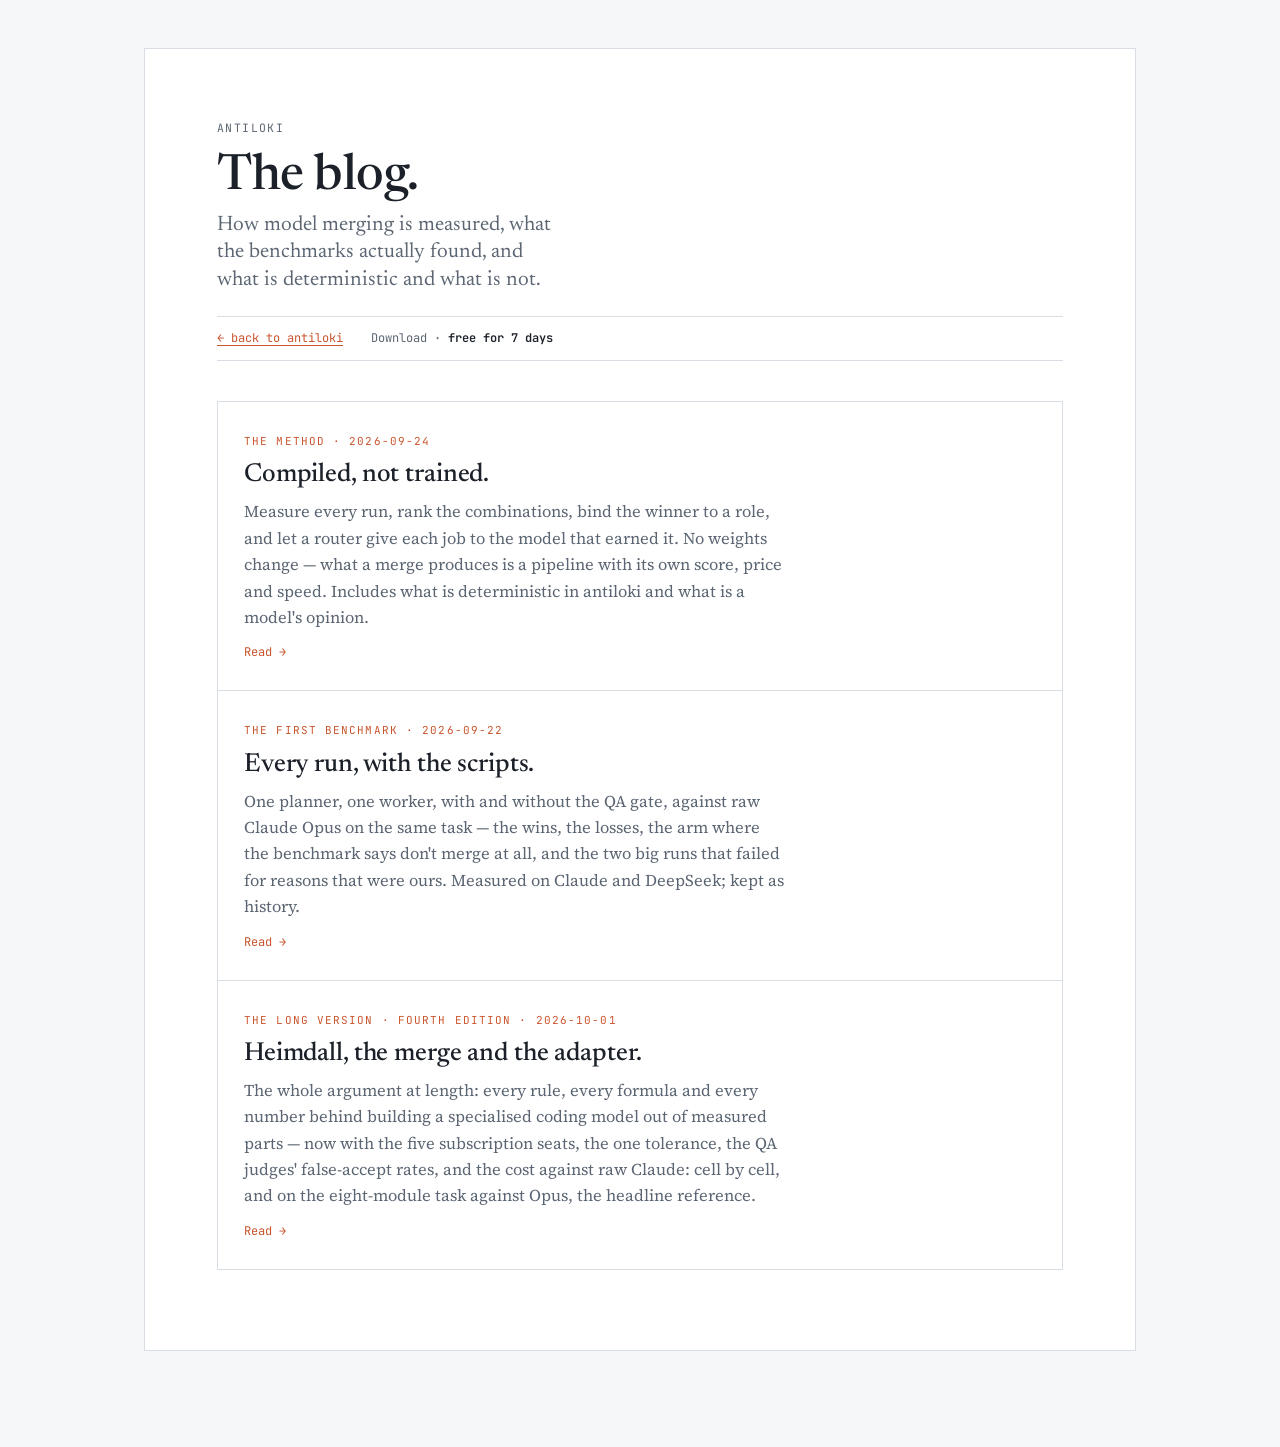
<file: blog/index.html>
<!doctype html>
<html lang="en"><head>
<meta charset="utf-8">
<meta name="viewport" content="width=device-width, initial-scale=1">
<meta name="description" content="The antiloki blog: how model merging is measured, what the benchmarks actually found, and how the product is built.">
<link rel="icon" href="data:image/svg+xml,<svg xmlns=%22http://www.w3.org/2000/svg%22 viewBox=%220 0 16 16%22><text y=%2213%22 font-size=%2213%22>⚡</text></svg>">
<title>The antiloki blog</title>
</head><body>
<link rel="stylesheet" href="https://fonts.googleapis.com/css2?family=Newsreader:opsz,wght@6..72,400;6..72,500;6..72,600&family=Source+Serif+4:opsz,wght@8..60,400;8..60,600&family=JetBrains+Mono:wght@400;600&display=swap">
<link rel="stylesheet" href="/blog/post.css">
<style>
  .posts { display: grid; gap: 1px; background: var(--line); border: 1px solid var(--line); margin: 34px 0 0; }
  .post { background: var(--paper); padding: 24px 26px 26px; display: block; text-decoration: none; color: inherit; }
  .post:hover { background: var(--tint); }
  .post .when { font-family: var(--mono); font-size: 11px; letter-spacing: .1em; text-transform: uppercase; color: var(--ember); }
  .post h2 { font-family: var(--display); font-weight: 500; font-size: 26px; margin: 8px 0 8px; line-height: 1.15; }
  .post p { margin: 0; color: var(--muted); font-size: 16.5px; max-width: 60ch; }
  .post .more { display: inline-block; margin-top: 12px; font-family: var(--mono); font-size: 12px; color: var(--ember); }
</style>
<div class="sheet"><article class="paper">

  <span class="eyebrow">antiloki</span>
  <h1>The blog.</h1>
  <p class="sub">How model merging is measured, what the benchmarks actually found, and what is deterministic and what is not.</p>

  <div class="byline"><span><a href="/">← back to antiloki</a></span><span>Download · <b>free for 7 days</b></span></div>

  <div class="posts">
    <a class="post" href="/blog/how-a-merge-is-made.html">
      <span class="when">the method · 2026-09-24</span>
      <h2>Compiled, not trained.</h2>
      <p>Measure every run, rank the combinations, bind the winner to a role, and let a router give each job to the
        model that earned it. No weights change — what a merge produces is a pipeline with its own score, price and
        speed. Includes what is deterministic in antiloki and what is a model's opinion.</p>
      <span class="more">Read →</span>
    </a>
    <a class="post" href="/blog/every-run.html">
      <span class="when">the first benchmark · 2026-09-22</span>
      <h2>Every run, with the scripts.</h2>
      <p>One planner, one worker, with and without the QA gate, against raw Claude Opus on the same task — the wins,
        the losses, the arm where the benchmark says don't merge at all, and the two big runs that failed for
        reasons that were ours. Measured on Claude and DeepSeek; kept as history.</p>
      <span class="more">Read →</span>
    </a>
    <a class="post" href="/paper.html">
      <span class="when">the long version · fourth edition · 2026-10-01</span>
      <h2>Heimdall, the merge and the adapter.</h2>
      <p>The whole argument at length: every rule, every formula and every number behind building a specialised
        coding model out of measured parts — now with the five subscription seats, the one tolerance, the QA judges' false-accept rates, and the cost against raw Claude: cell by cell, and on the eight-module task against Opus, the headline reference.</p>
      <span class="more">Read →</span>
    </a>
  </div>

</article></div>
</body></html>
</file>
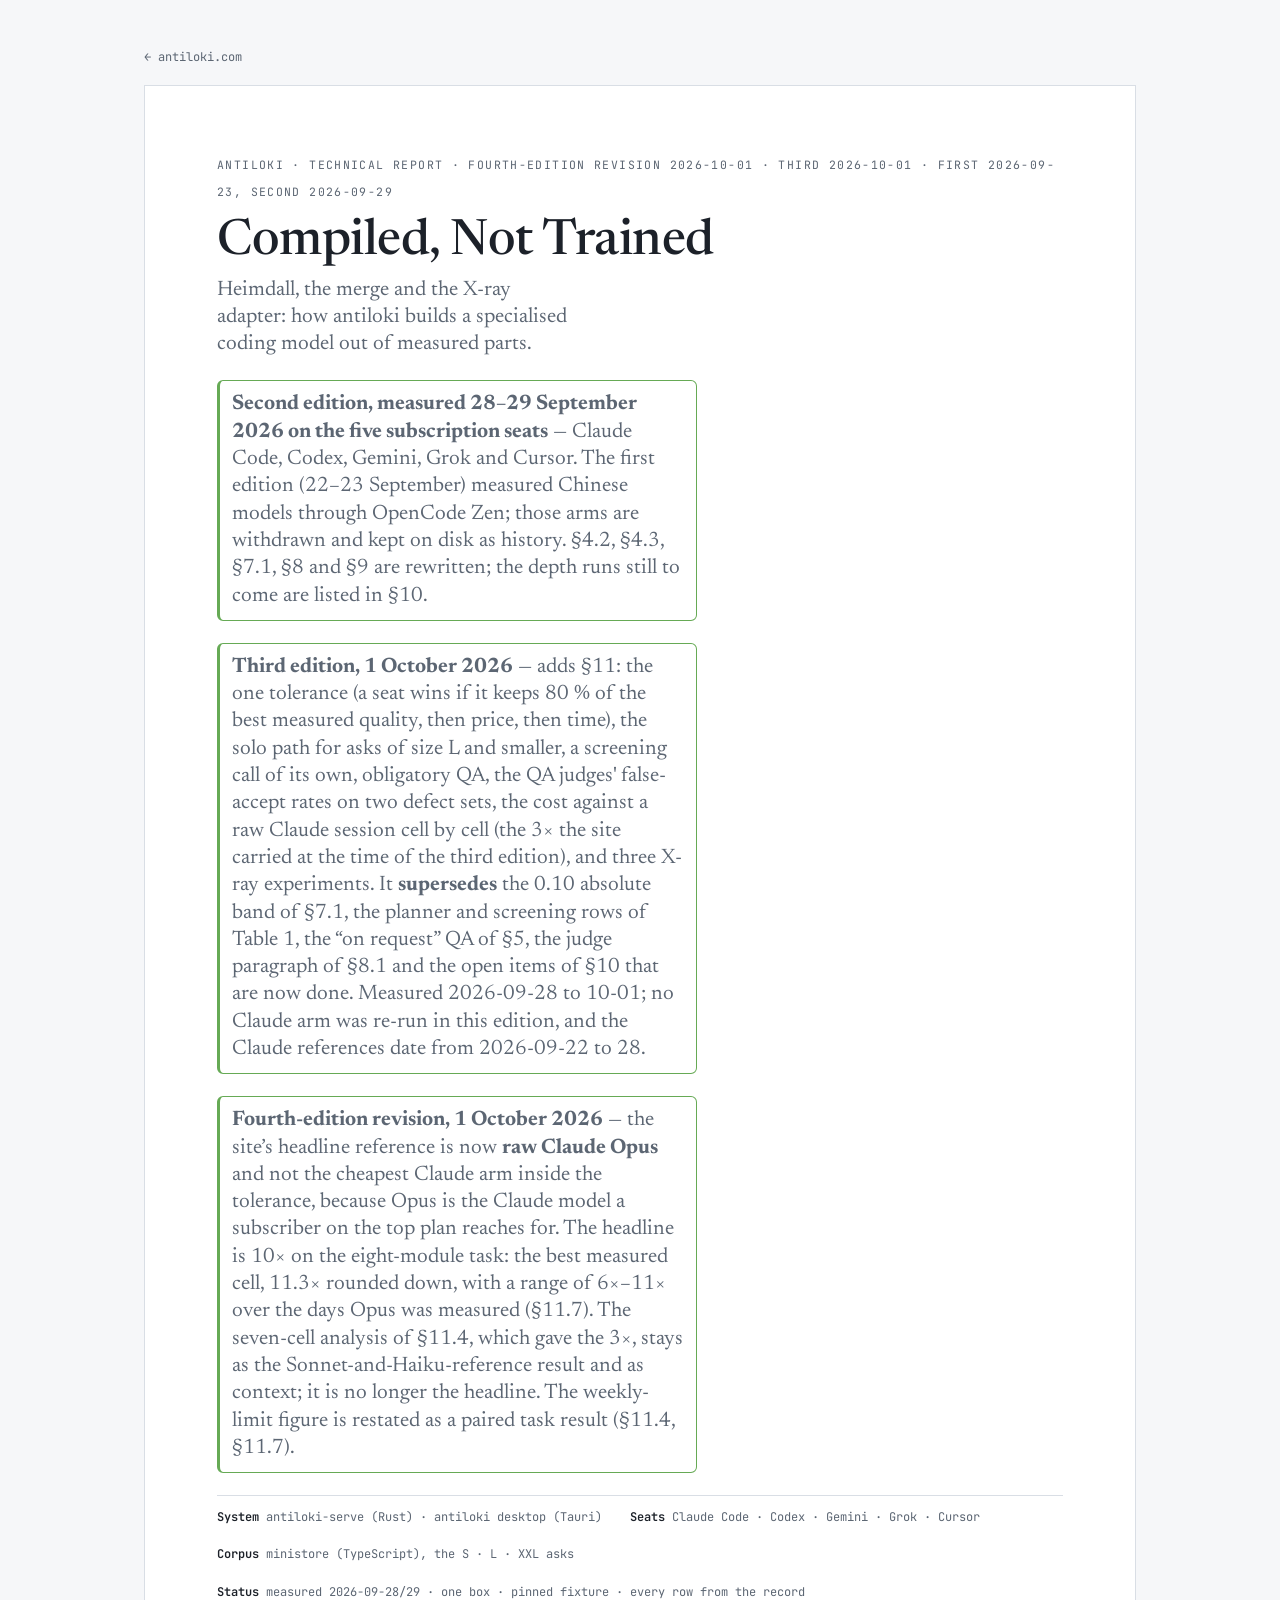
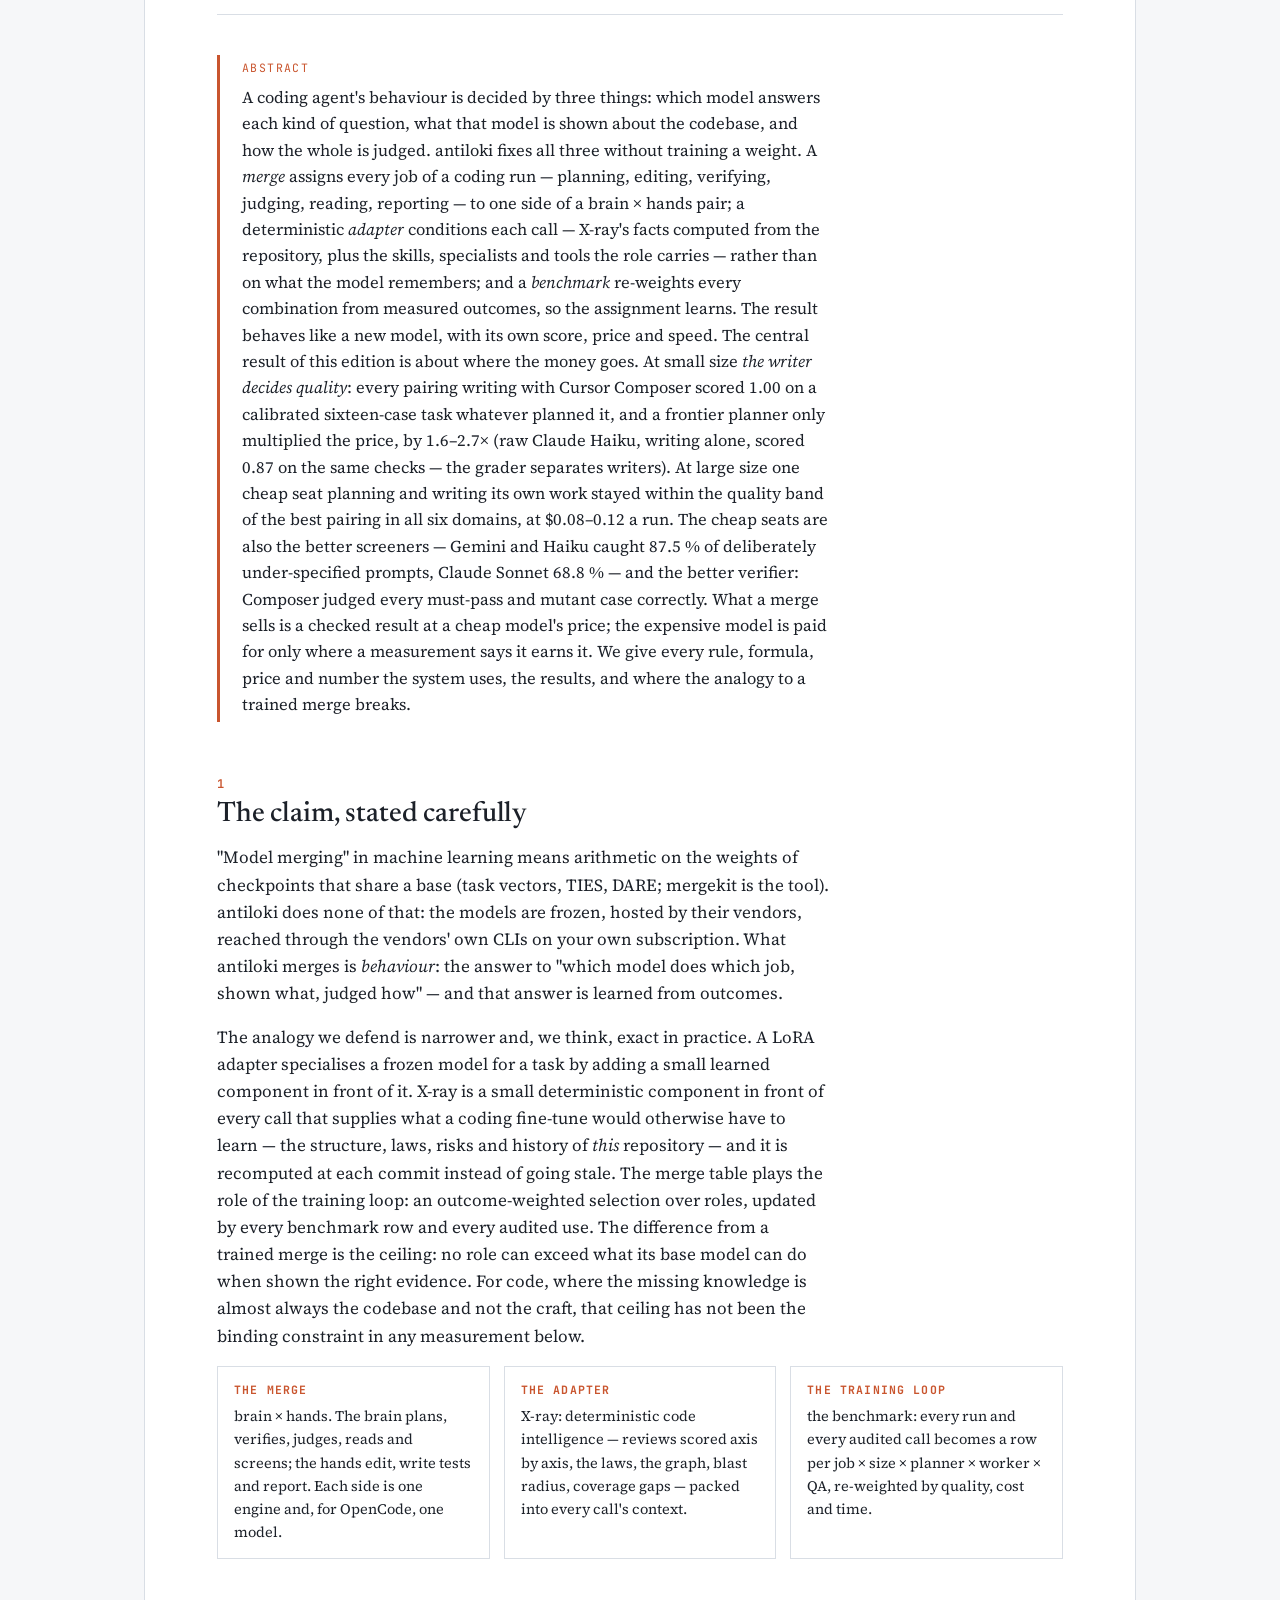
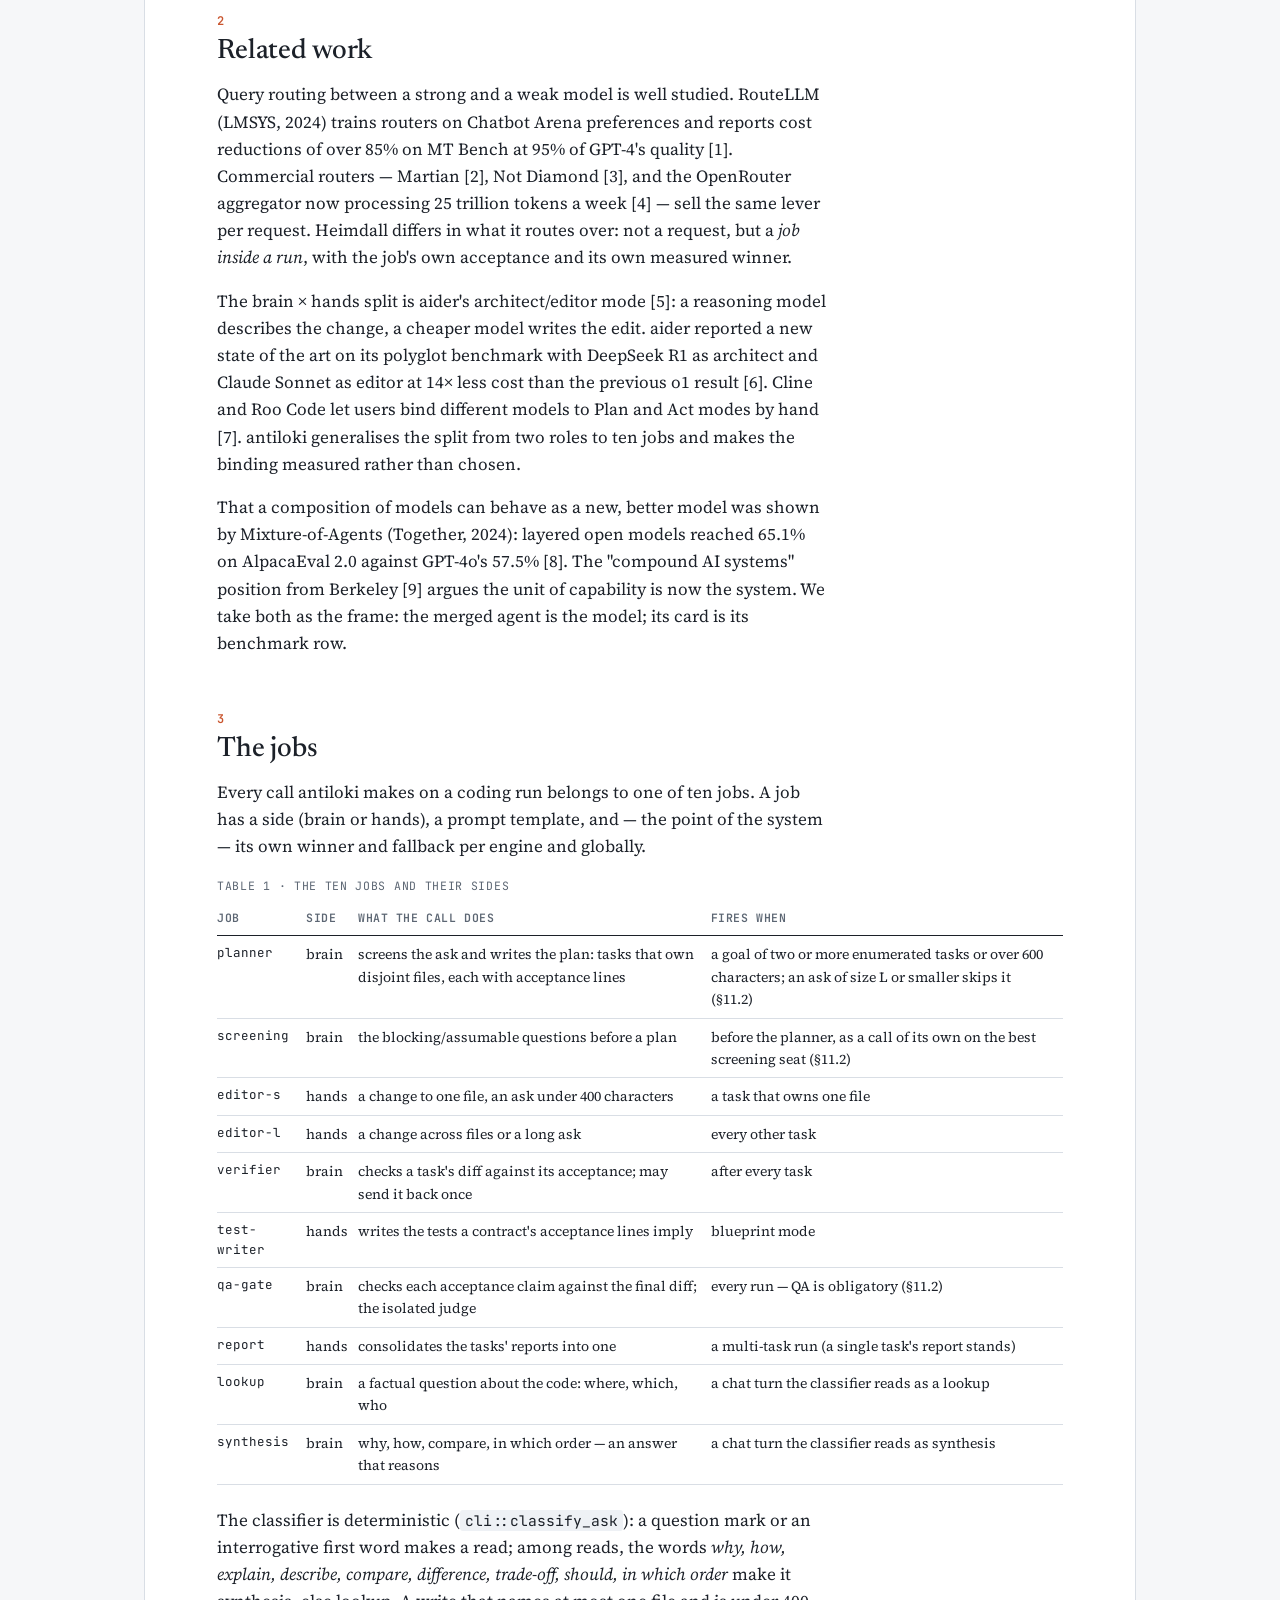
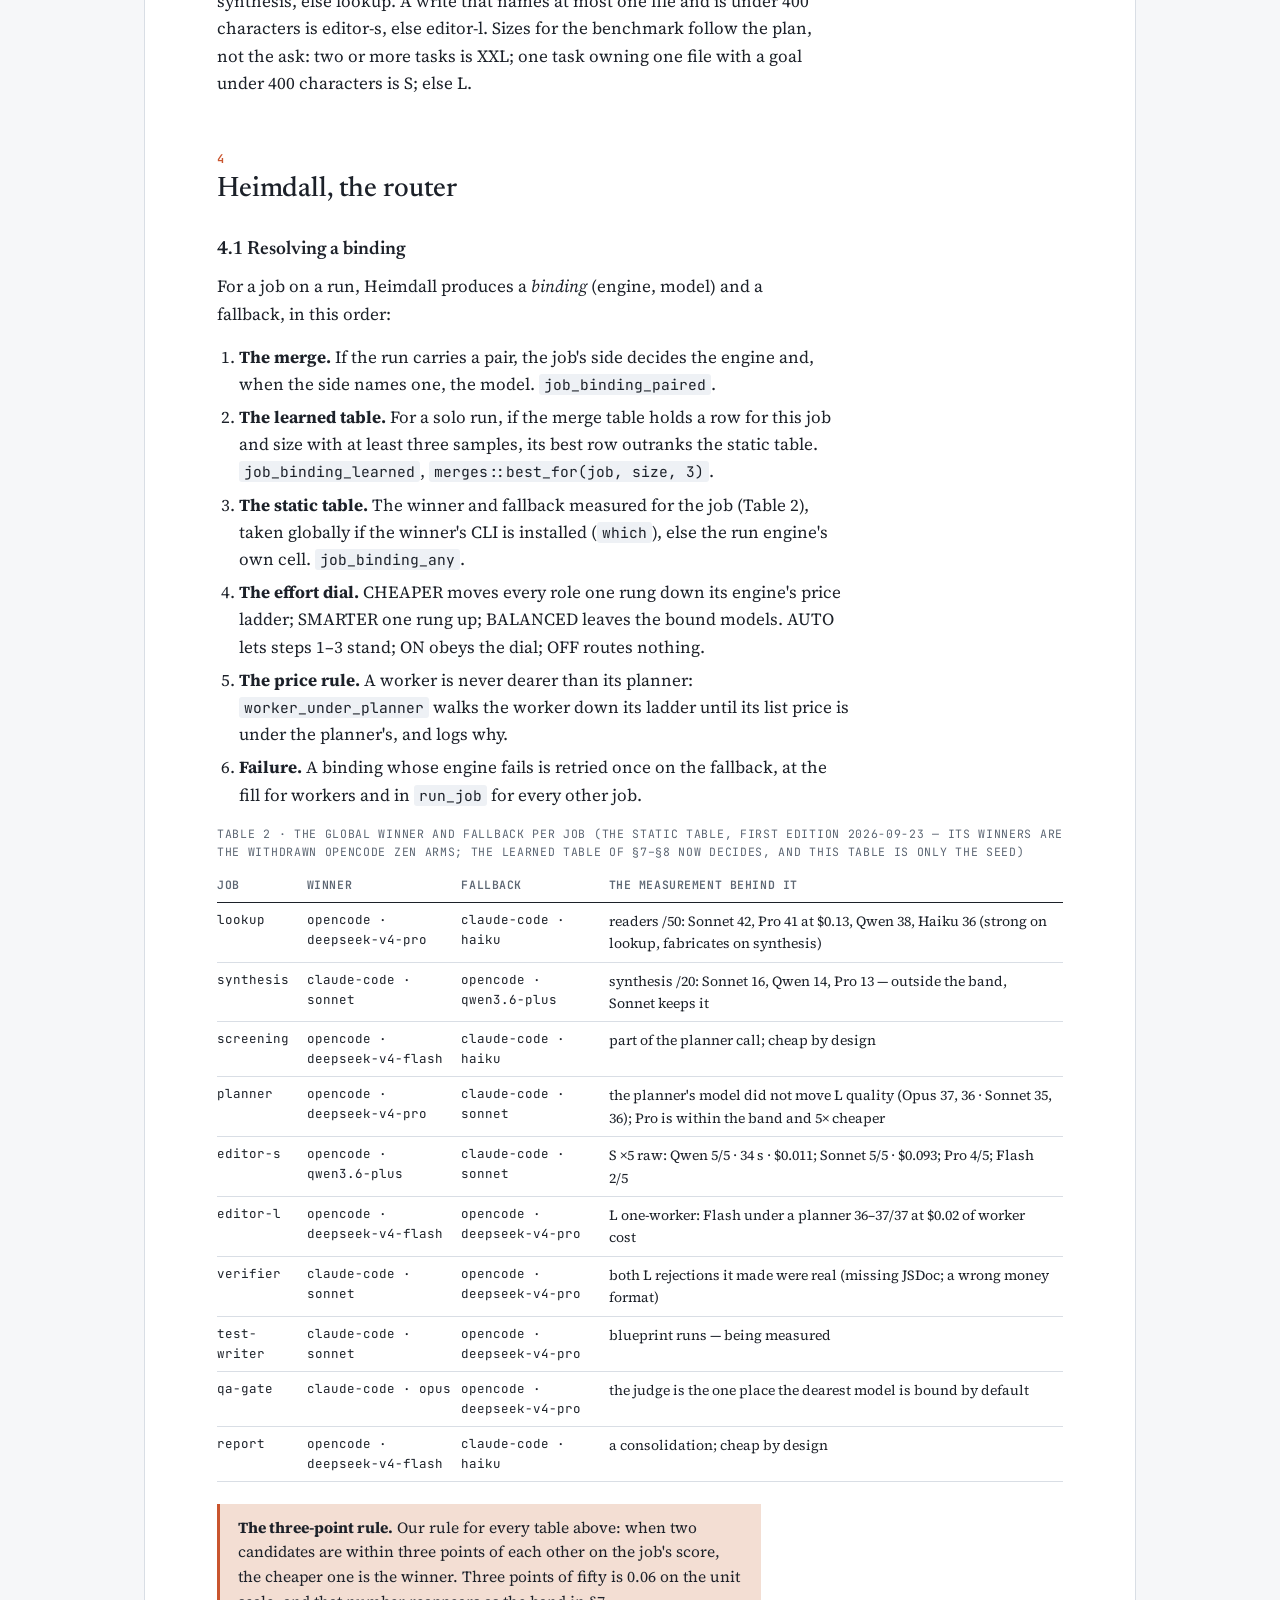
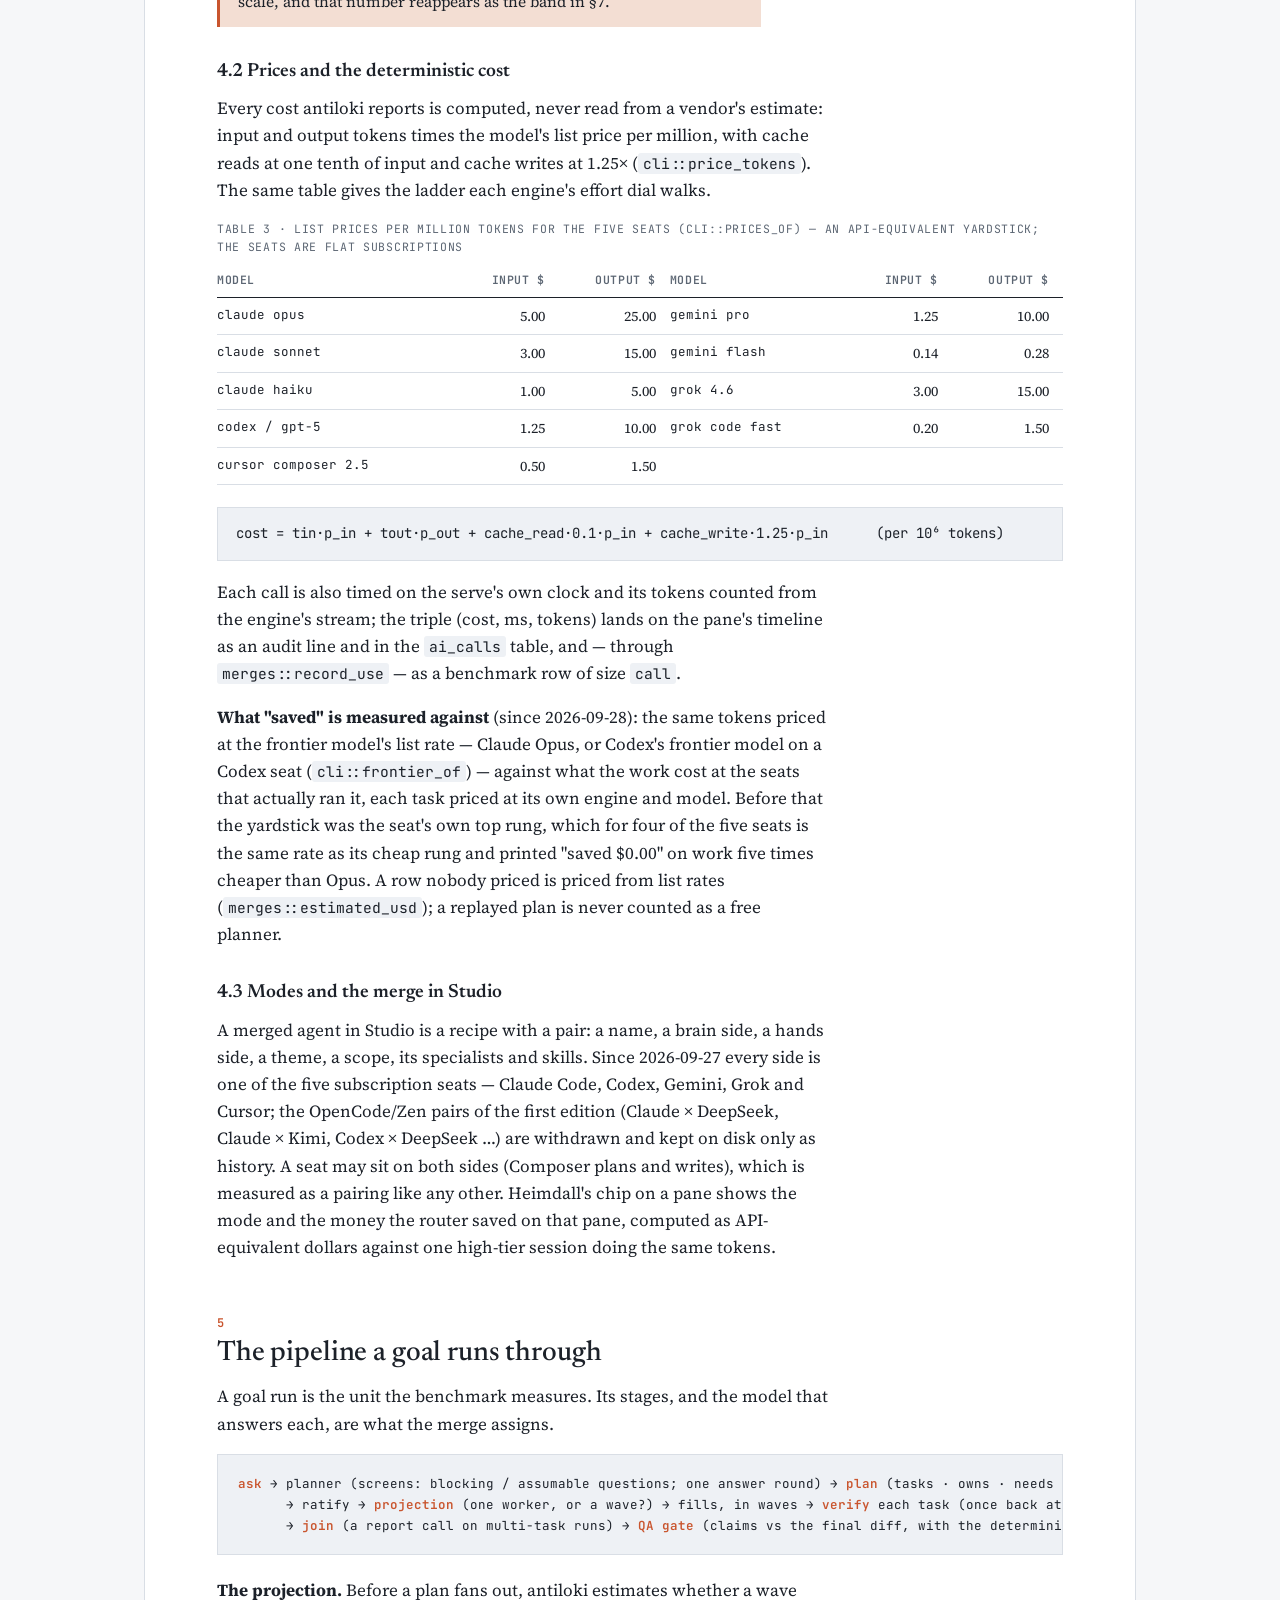
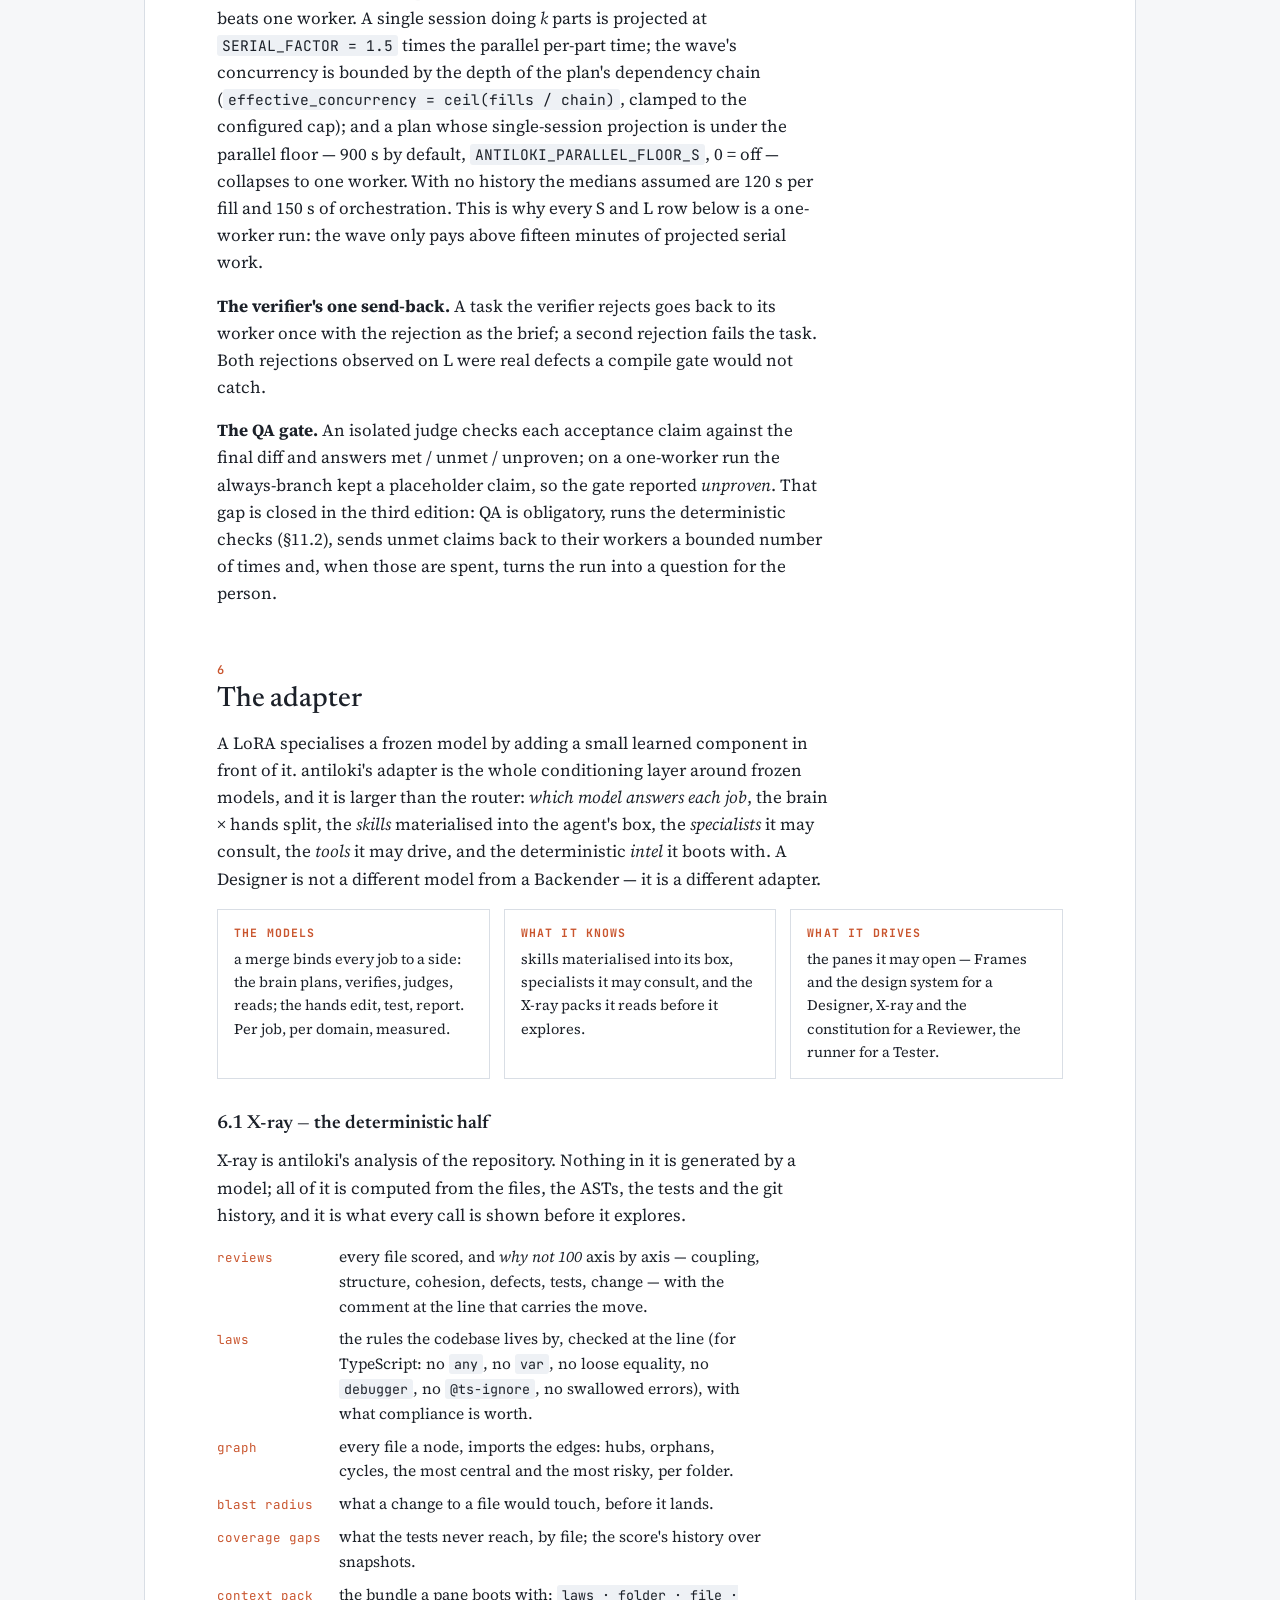
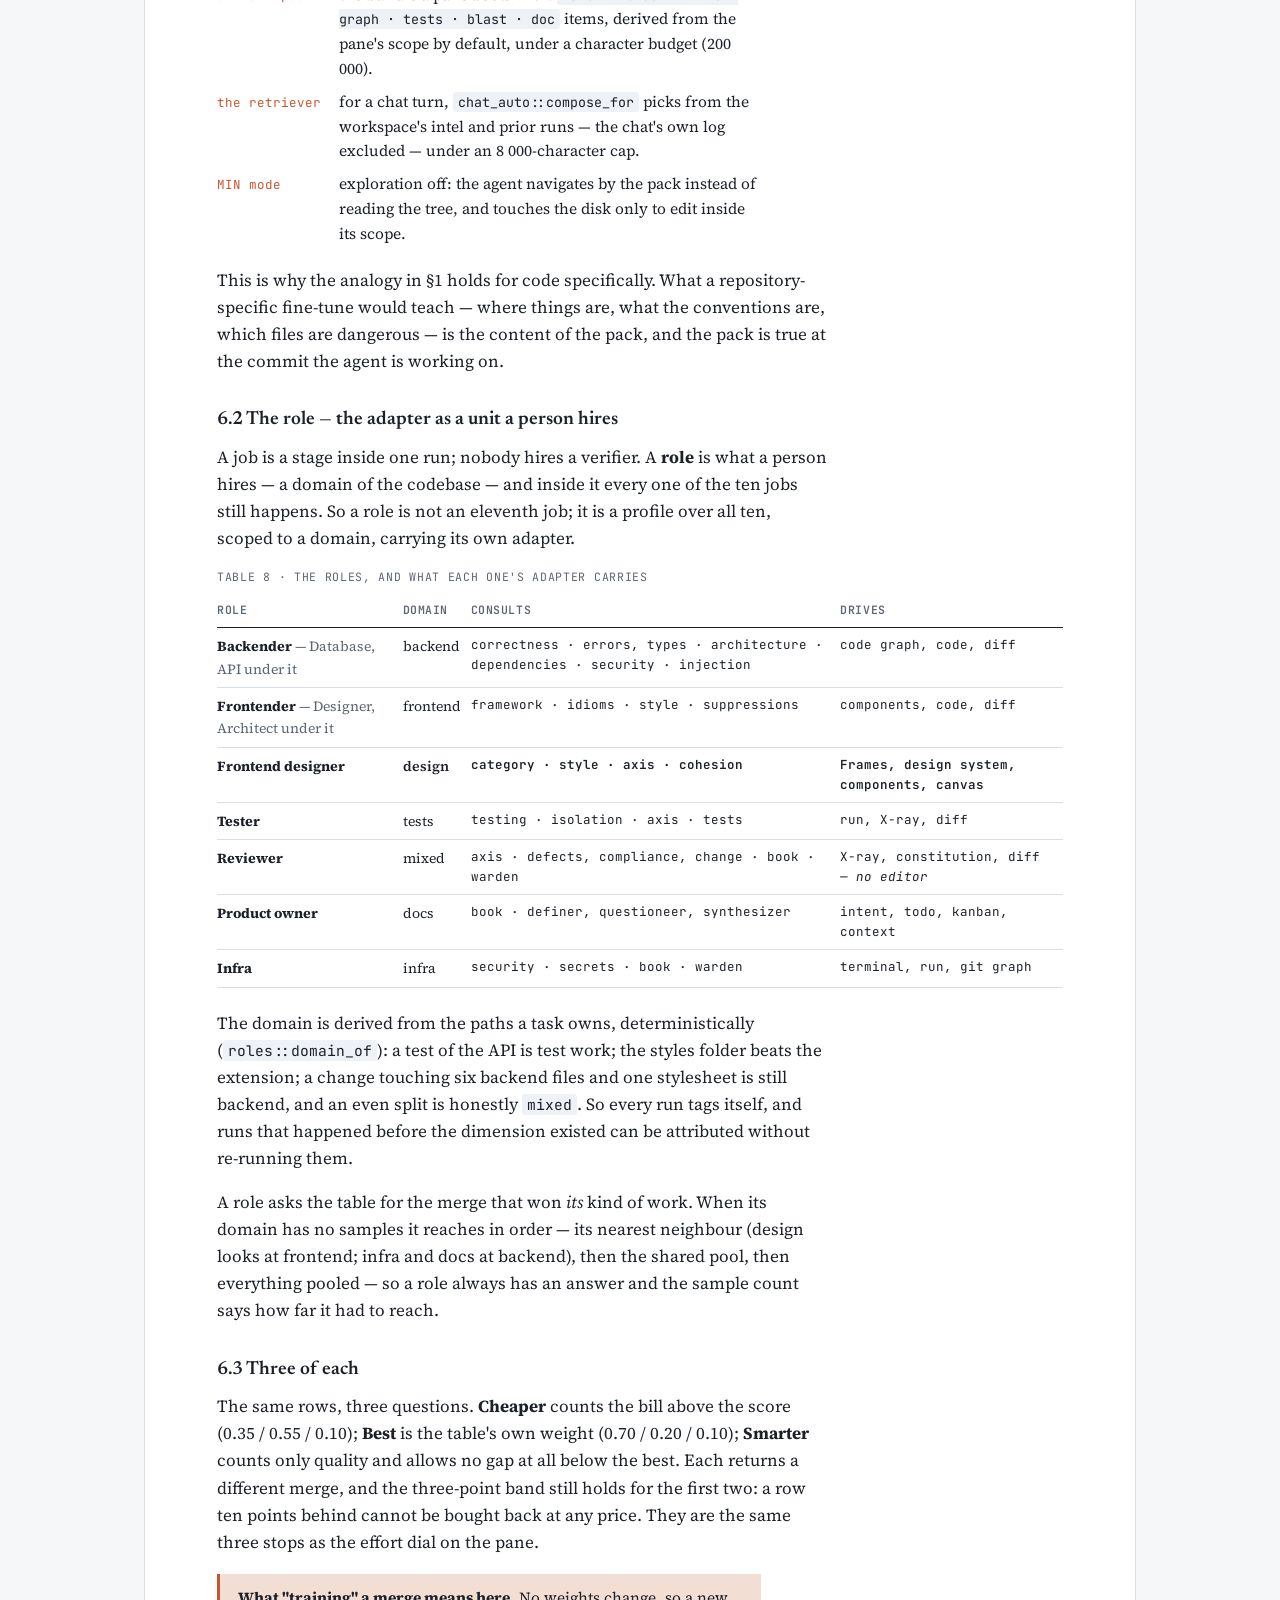
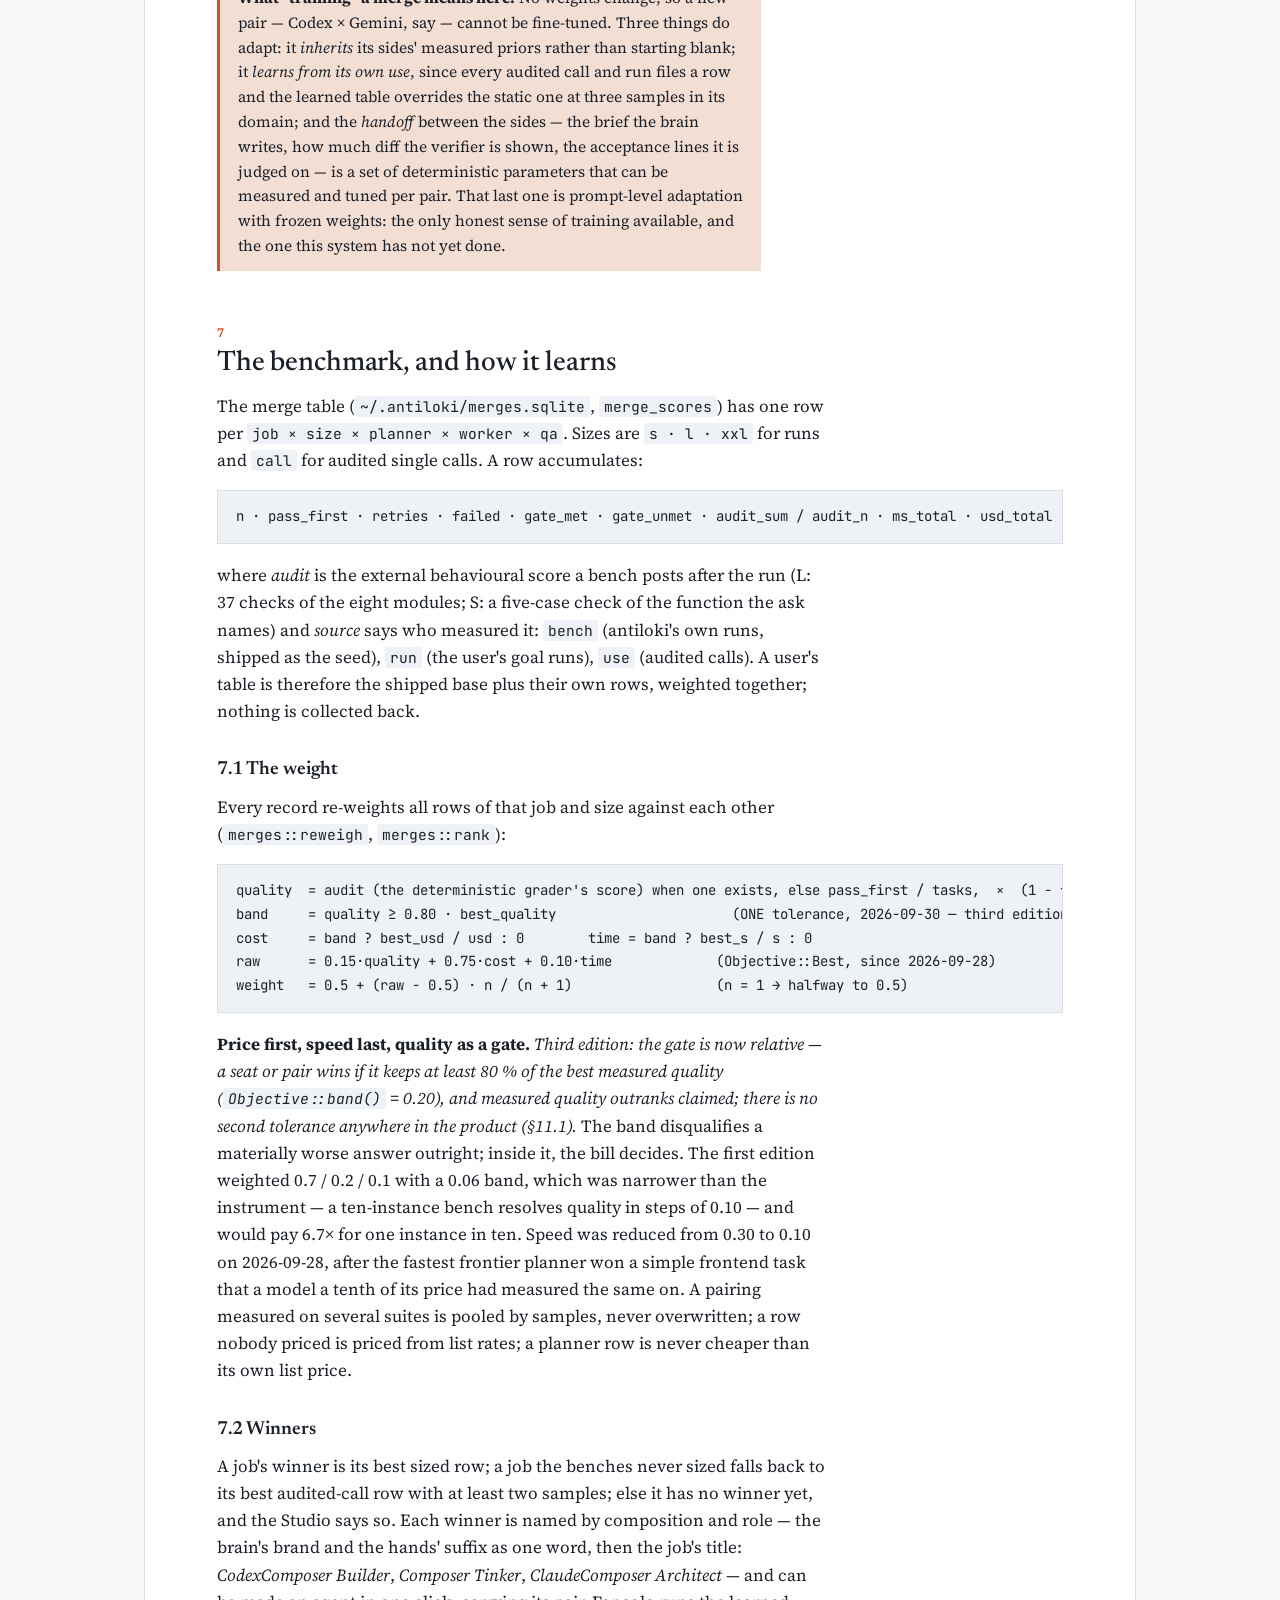
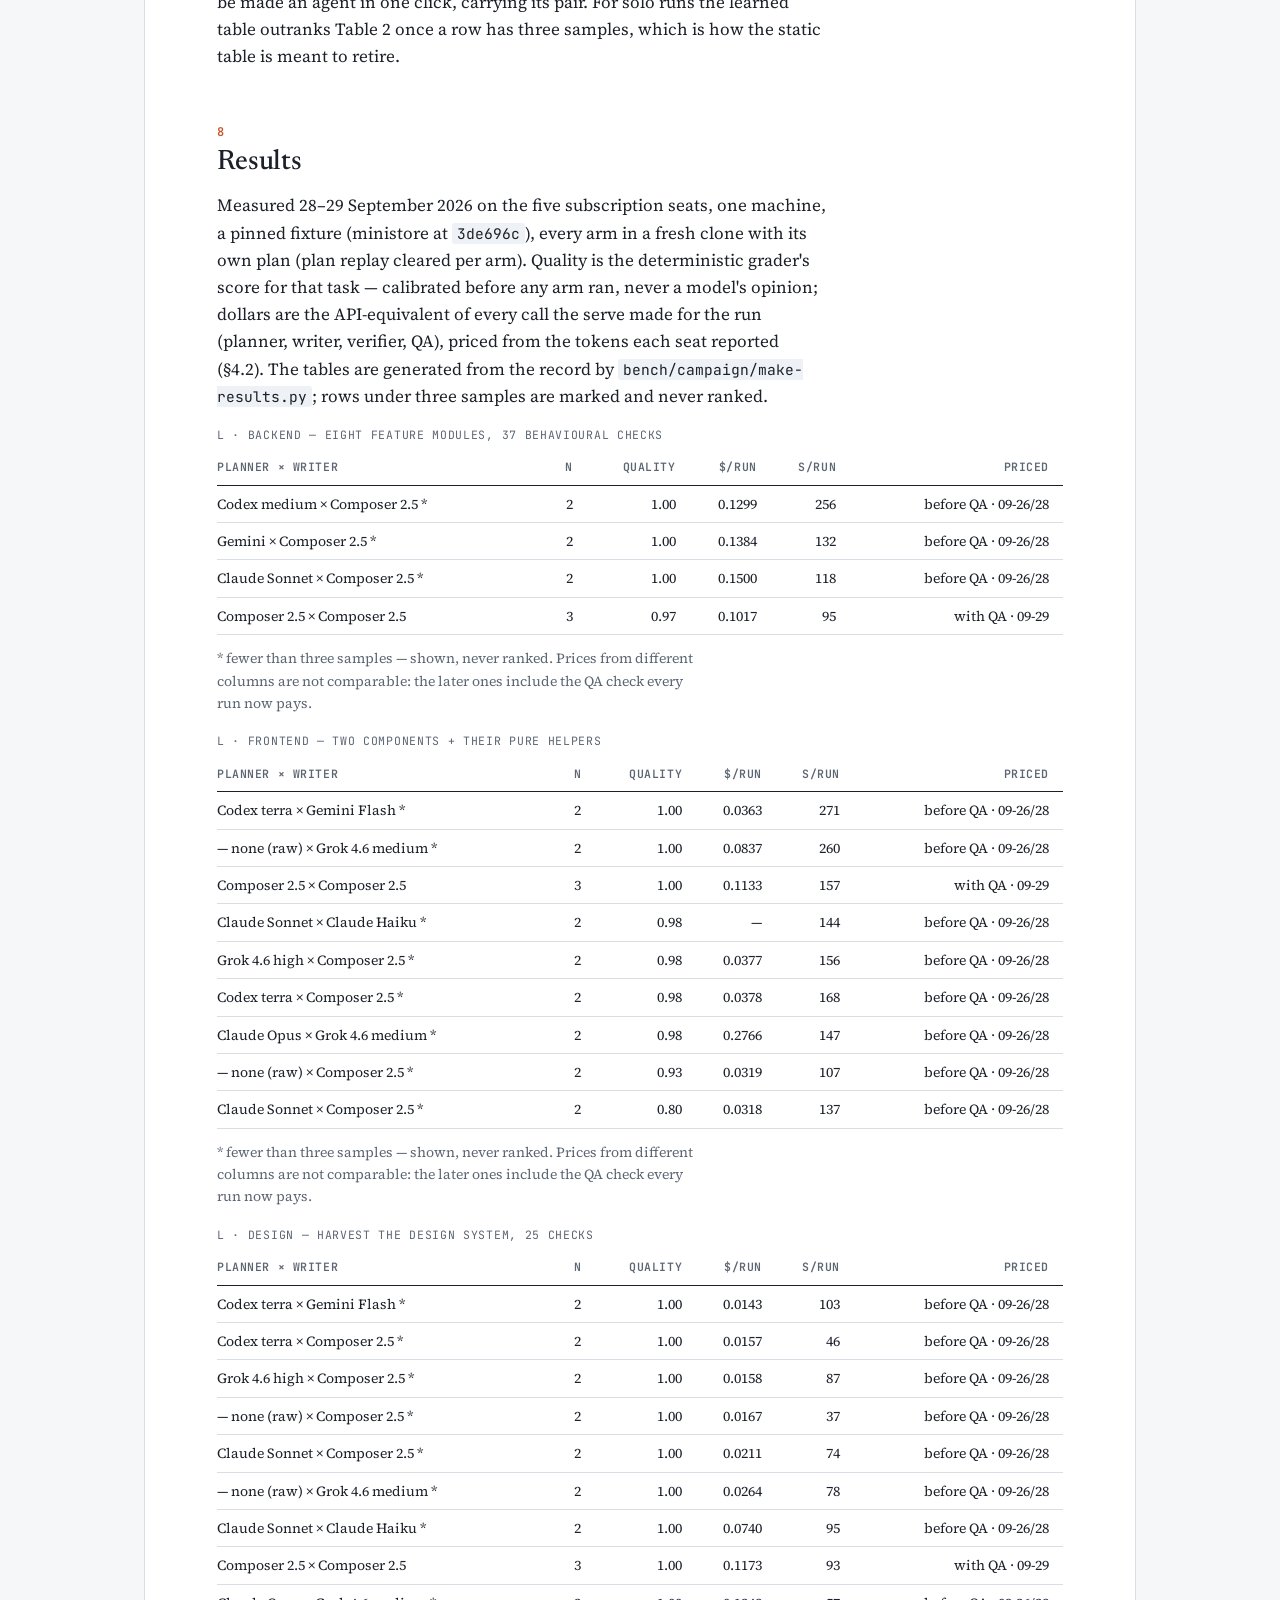
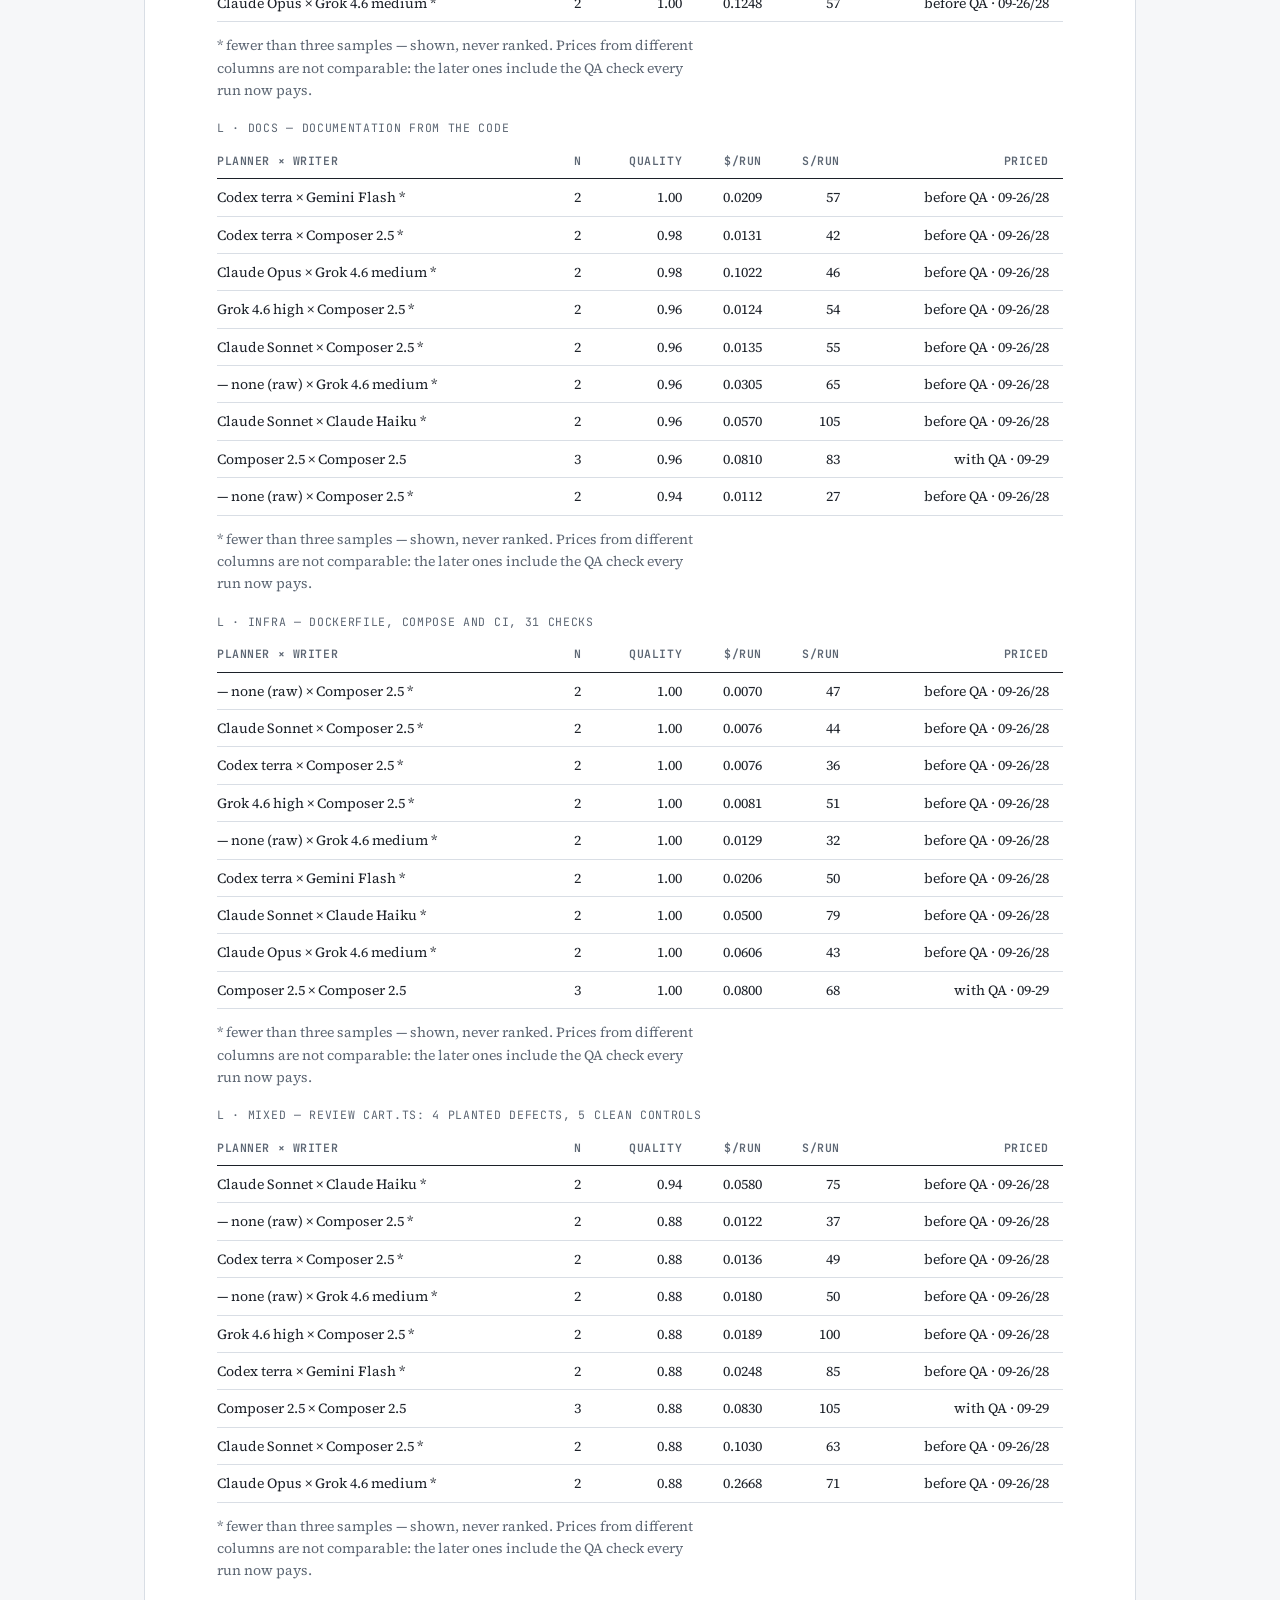
<file: paper.html>
<!doctype html>
<html lang="en"><head>
<meta charset="utf-8">
<meta name="viewport" content="width=device-width, initial-scale=1">
<meta name="description" content="Heimdall, the merge and the adapter: how antiloki builds a specialised coding model out of measured parts — every rule, formula and number.">
<link rel="icon" href="data:image/svg+xml,<svg xmlns=%22http://www.w3.org/2000/svg%22 viewBox=%220 0 16 16%22><text y=%2213%22 font-size=%2213%22>⚡</text></svg>">
<title>Compiled, Not Trained — antiloki</title>
</head><body>
<link rel="stylesheet" href="https://fonts.googleapis.com/css2?family=Newsreader:opsz,wght@6..72,400;6..72,500;6..72,600&family=Source+Serif+4:opsz,wght@8..60,400;8..60,600&family=JetBrains+Mono:wght@400;600&display=swap">
<style>
  :root {
    --ground: #f6f7f9; --paper: #ffffff; --ink: #1c2129; --muted: #5c6673; --faint: #9aa3ae; --line: #d9dee5; --tint: #eef1f5;
    --ember: #c9552e; --ember-soft: #f3ded3; --ok: #2f7d57; --bad: #b2402e;
    --serif: "Source Serif 4", Georgia, "Times New Roman", serif; --display: "Newsreader", "Source Serif 4", Georgia, serif; --mono: "JetBrains Mono", ui-monospace, Menlo, Consolas, monospace;
  }
  @media (prefers-color-scheme: dark) { :root:not([data-theme="light"]) {
    --ground: #0f1215; --paper: #14181d; --ink: #e6e9ed; --muted: #a2abb6; --faint: #6b7480; --line: #2a3138; --tint: #1a1f25;
    --ember: #e07a52; --ember-soft: #3a2519; --ok: #6fbf95; --bad: #e0705a;
  } }
  :root[data-theme="dark"] {
    --ground: #0f1215; --paper: #14181d; --ink: #e6e9ed; --muted: #a2abb6; --faint: #6b7480; --line: #2a3138; --tint: #1a1f25;
    --ember: #e07a52; --ember-soft: #3a2519; --ok: #6fbf95; --bad: #e0705a;
  }
  * { box-sizing: border-box; }
  body { margin: 0; background: var(--ground); color: var(--ink); font-family: var(--serif); font-size: 17px; line-height: 1.6; font-variant-numeric: tabular-nums; }
  a { color: var(--ember); text-decoration-thickness: 1px; text-underline-offset: 3px; }
  a:focus-visible, button:focus-visible { outline: 2px solid var(--ember); outline-offset: 2px; }
  .sheet { max-width: 1040px; margin: 0 auto; padding: 48px 24px 96px; }
  .paper { background: var(--paper); border: 1px solid var(--line); padding: 64px 72px 80px; }
  @media (max-width: 720px) { .paper { padding: 36px 20px 56px; } .sheet { padding: 16px 8px 48px; } }
  .eyebrow { font-family: var(--mono); font-size: 11.5px; letter-spacing: .12em; text-transform: uppercase; color: var(--muted); }
  h1 { font-family: var(--display); font-weight: 500; font-size: clamp(34px, 4.4vw, 50px); line-height: 1.08; margin: 10px 0 8px; letter-spacing: -.01em; text-wrap: balance; max-width: 22ch; }
  .sub { font-family: var(--display); font-size: 21px; color: var(--muted); margin: 0 0 22px; max-width: 40ch; text-wrap: balance; line-height: 1.3; }
  .byline { display: flex; flex-wrap: wrap; gap: 18px 28px; font-family: var(--mono); font-size: 12px; color: var(--muted); border-top: 1px solid var(--line); border-bottom: 1px solid var(--line); padding: 12px 0; margin: 0 0 40px; }
  .byline b { color: var(--ink); font-weight: 600; }
  .abstract { border-left: 3px solid var(--ember); padding: 4px 0 4px 22px; margin: 0 0 40px; max-width: 68ch; }
  .abstract p { margin: 0; font-size: 16.5px; }
  .abstract .eyebrow { display: block; margin-bottom: 8px; color: var(--ember); }
  h2 { font-family: var(--display); font-weight: 500; font-size: 28px; line-height: 1.15; margin: 56px 0 14px; letter-spacing: -.005em; text-wrap: balance; }
  h2 .n { font-family: var(--mono); font-size: 12px; letter-spacing: .1em; color: var(--ember); display: block; margin-bottom: 6px; font-weight: 600; }
  h3 { font-family: var(--display); font-weight: 600; font-size: 19px; margin: 30px 0 8px; }
  p, li { max-width: 68ch; }
  p { margin: 0 0 16px; }
  ul, ol { padding-left: 22px; margin: 0 0 16px; }
  li { margin-bottom: 6px; }
  code, .k { font-family: var(--mono); font-size: 0.86em; background: var(--tint); padding: 1px 5px; border-radius: 3px; color: var(--ink); }
  pre { font-family: var(--mono); font-size: 13px; line-height: 1.55; background: var(--tint); border: 1px solid var(--line); padding: 14px 16px; overflow-x: auto; margin: 0 0 18px; max-width: 100%; }
  .formula { font-family: var(--mono); font-size: 14px; background: var(--tint); border: 1px solid var(--line); padding: 14px 18px; margin: 12px 0 18px; overflow-x: auto; white-space: pre; line-height: 1.7; }
  .tbl { overflow-x: auto; margin: 14px 0 22px; }
  table { border-collapse: collapse; width: 100%; font-size: 14px; }
  caption { text-align: left; font-family: var(--mono); font-size: 11.5px; letter-spacing: .06em; text-transform: uppercase; color: var(--muted); padding: 0 0 8px; caption-side: top; }
  th { text-align: left; font-family: var(--mono); font-size: 11.5px; letter-spacing: .05em; text-transform: uppercase; color: var(--muted); font-weight: 600; border-bottom: 1px solid var(--ink); padding: 6px 10px 8px 0; white-space: nowrap; }
  td { padding: 7px 10px 7px 0; border-bottom: 1px solid var(--line); vertical-align: top; }
  td.num, th.num { text-align: right; padding-right: 14px; }
  td.mono { font-family: var(--mono); font-size: 12.5px; }
  tr.lead td { font-weight: 600; }
  .win { color: var(--ok); font-weight: 600; }
  .lose { color: var(--bad); }
  .note { font-size: 14px; color: var(--muted); margin: -10px 0 18px; max-width: 68ch; }
  .defs { display: grid; grid-template-columns: max-content 1fr; gap: 8px 18px; margin: 0 0 20px; max-width: 68ch; font-size: 15.5px; }
  .defs dt { font-family: var(--mono); font-size: 12.5px; color: var(--ember); padding-top: 3px; white-space: nowrap; }
  .defs dd { margin: 0; }
  .fig { border: 1px solid var(--line); background: var(--tint); padding: 18px 20px; margin: 14px 0 22px; font-family: var(--mono); font-size: 12.5px; line-height: 1.7; overflow-x: auto; white-space: pre; color: var(--ink); }
  .fig b { color: var(--ember); font-weight: 600; }
  .flow { display: grid; grid-template-columns: repeat(3, 1fr); gap: 14px; margin: 16px 0 26px; }
  .flow > div { border: 1px solid var(--line); padding: 14px 16px; background: var(--paper); }
  .flow h4 { font-family: var(--mono); font-size: 11.5px; letter-spacing: .1em; text-transform: uppercase; color: var(--ember); margin: 0 0 6px; }
  .flow p { font-size: 14.5px; margin: 0; }
  @media (max-width: 720px) { .flow { grid-template-columns: 1fr; } }
  .refs { font-size: 14px; }
  .refs li { margin-bottom: 8px; }
  .refs .id { font-family: var(--mono); color: var(--ember); margin-right: 6px; }
  .hr { border: 0; border-top: 1px solid var(--line); margin: 48px 0; }
  .callout { background: var(--ember-soft); border-left: 3px solid var(--ember); padding: 12px 18px; margin: 18px 0 22px; max-width: 68ch; font-size: 15.5px; }
  .callout p { margin: 0; }
  @media (prefers-reduced-motion: no-preference) { .paper { animation: rise .5s ease both; } @keyframes rise { from { transform: translateY(6px); } to { transform: none; } } }
</style>

<div class="sheet"><p style="max-width:1040px;margin:0 auto 18px;font-family:var(--mono);font-size:12px"><a href="/" style="color:var(--muted);text-decoration:none">← antiloki.com</a></p><div class="paper">
  <span class="eyebrow">antiloki · technical report · fourth-edition revision 2026-10-01 · third 2026-10-01 · first 2026-09-23, second 2026-09-29</span>
  <h1>Compiled, Not Trained</h1>
  <p class="sub">Heimdall, the merge and the X-ray adapter: how antiloki builds a specialised coding model out of measured parts.</p>
    <p class="sub" style="border:1px solid #6a5; border-left-width:3px; padding:10px 12px; border-radius:6px; margin-top:12px">
    <b>Second edition, measured 28–29 September 2026 on the five subscription seats</b> — Claude Code, Codex, Gemini, Grok and Cursor. The first edition (22–23 September) measured Chinese models through OpenCode Zen; those arms are withdrawn and kept on disk as history. §4.2, §4.3, §7.1, §8 and §9 are rewritten; the depth runs still to come are listed in §10.
  </p>
    <p class="sub" style="border:1px solid #6a5; border-left-width:3px; padding:10px 12px; border-radius:6px; margin-top:12px">
    <b>Third edition, 1 October 2026</b> — adds §11: the one tolerance (a seat wins if it keeps 80 % of the best measured quality, then price, then time), the solo path for asks of size L and smaller, a screening call of its own, obligatory QA, the QA judges' false-accept rates on two defect sets, the cost against a raw Claude session cell by cell (the 3× the site carried at the time of the third edition), and three X-ray experiments. It <b>supersedes</b> the 0.10 absolute band of §7.1, the planner and screening rows of Table 1, the &ldquo;on request&rdquo; QA of §5, the judge paragraph of §8.1 and the open items of §10 that are now done. Measured 2026-09-28 to 10-01; no Claude arm was re-run in this edition, and the Claude references date from 2026-09-22 to 28.
  </p>
  <p class="sub" style="border:1px solid #6a5; border-left-width:3px; padding:10px 12px; border-radius:6px; margin-top:12px">
    <b>Fourth-edition revision, 1 October 2026</b> — the site&rsquo;s headline reference is now <b>raw Claude Opus</b> and not the cheapest Claude arm inside the tolerance, because Opus is the Claude model a subscriber on the top plan reaches for. The headline is 10× on the eight-module task: the best measured cell, 11.3× rounded down, with a range of 6×–11× over the days Opus was measured (§11.7). The seven-cell analysis of §11.4, which gave the 3×, stays as the Sonnet-and-Haiku-reference result and as context; it is no longer the headline. The weekly-limit figure is restated as a paired task result (§11.4, §11.7).
  </p>
  <div class="byline">
    <span><b>System</b> antiloki-serve (Rust) · antiloki desktop (Tauri)</span>
    <span><b>Seats</b> Claude Code · Codex · Gemini · Grok · Cursor</span>
    <span><b>Corpus</b> ministore (TypeScript), the S · L · XXL asks</span>
    <span><b>Status</b> measured 2026-09-28/29 · one box · pinned fixture · every row from the record</span>
  </div>

  <div class="abstract">
    <span class="eyebrow">Abstract</span>
    <p>A coding agent's behaviour is decided by three things: which model answers each kind of question, what that model is shown about the codebase, and how the whole is judged. antiloki fixes all three without training a weight. A <em>merge</em> assigns every job of a coding run — planning, editing, verifying, judging, reading, reporting — to one side of a brain × hands pair; a deterministic <em>adapter</em> conditions each call — X-ray's facts computed from the repository, plus the skills, specialists and tools the role carries — rather than on what the model remembers; and a <em>benchmark</em> re-weights every combination from measured outcomes, so the assignment learns. The result behaves like a new model, with its own score, price and speed. The central result of this edition is about where the money goes. At small size <em>the writer decides quality</em>: every pairing writing with Cursor Composer scored 1.00 on a calibrated sixteen-case task whatever planned it, and a frontier planner only multiplied the price, by 1.6–2.7× (raw Claude Haiku, writing alone, scored 0.87 on the same checks — the grader separates writers). At large size one cheap seat planning and writing its own work stayed within the quality band of the best pairing in all six domains, at $0.08–0.12 a run. The cheap seats are also the better screeners — Gemini and Haiku caught 87.5 % of deliberately under-specified prompts, Claude Sonnet 68.8 % — and the better verifier: Composer judged every must-pass and mutant case correctly. What a merge sells is a checked result at a cheap model's price; the expensive model is paid for only where a measurement says it earns it. We give every rule, formula, price and number the system uses, the results, and where the analogy to a trained merge breaks.</p>
  </div>

  <h2><span class="n">1</span>The claim, stated carefully</h2>
  <p>"Model merging" in machine learning means arithmetic on the weights of checkpoints that share a base (task vectors, TIES, DARE; mergekit is the tool). antiloki does none of that: the models are frozen, hosted by their vendors, reached through the vendors' own CLIs on your own subscription. What antiloki merges is <em>behaviour</em>: the answer to "which model does which job, shown what, judged how" — and that answer is learned from outcomes.</p>
  <p>The analogy we defend is narrower and, we think, exact in practice. A LoRA adapter specialises a frozen model for a task by adding a small learned component in front of it. X-ray is a small deterministic component in front of every call that supplies what a coding fine-tune would otherwise have to learn — the structure, laws, risks and history of <em>this</em> repository — and it is recomputed at each commit instead of going stale. The merge table plays the role of the training loop: an outcome-weighted selection over roles, updated by every benchmark row and every audited use. The difference from a trained merge is the ceiling: no role can exceed what its base model can do when shown the right evidence. For code, where the missing knowledge is almost always the codebase and not the craft, that ceiling has not been the binding constraint in any measurement below.</p>
  <div class="flow">
    <div><h4>the merge</h4><p>brain × hands. The brain plans, verifies, judges, reads and screens; the hands edit, write tests and report. Each side is one engine and, for OpenCode, one model.</p></div>
    <div><h4>the adapter</h4><p>X-ray: deterministic code intelligence — reviews scored axis by axis, the laws, the graph, blast radius, coverage gaps — packed into every call's context.</p></div>
    <div><h4>the training loop</h4><p>the benchmark: every run and every audited call becomes a row per job × size × planner × worker × QA, re-weighted by quality, cost and time.</p></div>
  </div>

  <h2><span class="n">2</span>Related work</h2>
  <p>Query routing between a strong and a weak model is well studied. RouteLLM (LMSYS, 2024) trains routers on Chatbot Arena preferences and reports cost reductions of over 85% on MT Bench at 95% of GPT-4's quality [1]. Commercial routers — Martian [2], Not Diamond [3], and the OpenRouter aggregator now processing 25 trillion tokens a week [4] — sell the same lever per request. Heimdall differs in what it routes over: not a request, but a <em>job inside a run</em>, with the job's own acceptance and its own measured winner.</p>
  <p>The brain × hands split is aider's architect/editor mode [5]: a reasoning model describes the change, a cheaper model writes the edit. aider reported a new state of the art on its polyglot benchmark with DeepSeek R1 as architect and Claude Sonnet as editor at 14× less cost than the previous o1 result [6]. Cline and Roo Code let users bind different models to Plan and Act modes by hand [7]. antiloki generalises the split from two roles to ten jobs and makes the binding measured rather than chosen.</p>
  <p>That a composition of models can behave as a new, better model was shown by Mixture-of-Agents (Together, 2024): layered open models reached 65.1% on AlpacaEval 2.0 against GPT-4o's 57.5% [8]. The "compound AI systems" position from Berkeley [9] argues the unit of capability is now the system. We take both as the frame: the merged agent is the model; its card is its benchmark row.</p>

  <h2><span class="n">3</span>The jobs</h2>
  <p>Every call antiloki makes on a coding run belongs to one of ten jobs. A job has a side (brain or hands), a prompt template, and — the point of the system — its own winner and fallback per engine and globally.</p>
  <div class="tbl"><table>
    <caption>Table 1 · the ten jobs and their sides</caption>
    <thead><tr><th>job</th><th>side</th><th>what the call does</th><th>fires when</th></tr></thead>
    <tbody>
      <tr><td class="mono">planner</td><td>brain</td><td>screens the ask and writes the plan: tasks that own disjoint files, each with acceptance lines</td><td>a goal of two or more enumerated tasks or over 600 characters; an ask of size L or smaller skips it (§11.2)</td></tr>
      <tr><td class="mono">screening</td><td>brain</td><td>the blocking/assumable questions before a plan</td><td>before the planner, as a call of its own on the best screening seat (§11.2)</td></tr>
      <tr><td class="mono">editor-s</td><td>hands</td><td>a change to one file, an ask under 400 characters</td><td>a task that owns one file</td></tr>
      <tr><td class="mono">editor-l</td><td>hands</td><td>a change across files or a long ask</td><td>every other task</td></tr>
      <tr><td class="mono">verifier</td><td>brain</td><td>checks a task's diff against its acceptance; may send it back once</td><td>after every task</td></tr>
      <tr><td class="mono">test-writer</td><td>hands</td><td>writes the tests a contract's acceptance lines imply</td><td>blueprint mode</td></tr>
      <tr><td class="mono">qa-gate</td><td>brain</td><td>checks each acceptance claim against the final diff; the isolated judge</td><td>every run — QA is obligatory (§11.2)</td></tr>
      <tr><td class="mono">report</td><td>hands</td><td>consolidates the tasks' reports into one</td><td>a multi-task run (a single task's report stands)</td></tr>
      <tr><td class="mono">lookup</td><td>brain</td><td>a factual question about the code: where, which, who</td><td>a chat turn the classifier reads as a lookup</td></tr>
      <tr><td class="mono">synthesis</td><td>brain</td><td>why, how, compare, in which order — an answer that reasons</td><td>a chat turn the classifier reads as synthesis</td></tr>
    </tbody>
  </table></div>
  <p>The classifier is deterministic (<code>cli::classify_ask</code>): a question mark or an interrogative first word makes a read; among reads, the words <em>why, how, explain, describe, compare, difference, trade-off, should, in which order</em> make it synthesis, else lookup. A write that names at most one file and is under 400 characters is editor-s, else editor-l. Sizes for the benchmark follow the plan, not the ask: two or more tasks is XXL; one task owning one file with a goal under 400 characters is S; else L.</p>

  <h2><span class="n">4</span>Heimdall, the router</h2>
  <h3>4.1 Resolving a binding</h3>
  <p>For a job on a run, Heimdall produces a <em>binding</em> (engine, model) and a fallback, in this order:</p>
  <ol>
    <li><b>The merge.</b> If the run carries a pair, the job's side decides the engine and, when the side names one, the model. <code>job_binding_paired</code>.</li>
    <li><b>The learned table.</b> For a solo run, if the merge table holds a row for this job and size with at least three samples, its best row outranks the static table. <code>job_binding_learned</code>, <code>merges::best_for(job, size, 3)</code>.</li>
    <li><b>The static table.</b> The winner and fallback measured for the job (Table 2), taken globally if the winner's CLI is installed (<code>which</code>), else the run engine's own cell. <code>job_binding_any</code>.</li>
    <li><b>The effort dial.</b> CHEAPER moves every role one rung down its engine's price ladder; SMARTER one rung up; BALANCED leaves the bound models. AUTO lets steps 1–3 stand; ON obeys the dial; OFF routes nothing.</li>
    <li><b>The price rule.</b> A worker is never dearer than its planner: <code>worker_under_planner</code> walks the worker down its ladder until its list price is under the planner's, and logs why.</li>
    <li><b>Failure.</b> A binding whose engine fails is retried once on the fallback, at the fill for workers and in <code>run_job</code> for every other job.</li>
  </ol>
  <div class="tbl"><table>
    <caption>Table 2 · the global winner and fallback per job (the static table, FIRST EDITION 2026-09-23 — its winners are the withdrawn OpenCode Zen arms; the learned table of §7–§8 now decides, and this table is only the seed)</caption>
    <thead><tr><th>job</th><th>winner</th><th>fallback</th><th>the measurement behind it</th></tr></thead>
    <tbody>
      <tr><td class="mono">lookup</td><td class="mono">opencode · deepseek-v4-pro</td><td class="mono">claude-code · haiku</td><td>readers /50: Sonnet 42, Pro 41 at $0.13, Qwen 38, Haiku 36 (strong on lookup, fabricates on synthesis)</td></tr>
      <tr><td class="mono">synthesis</td><td class="mono">claude-code · sonnet</td><td class="mono">opencode · qwen3.6-plus</td><td>synthesis /20: Sonnet 16, Qwen 14, Pro 13 — outside the band, Sonnet keeps it</td></tr>
      <tr><td class="mono">screening</td><td class="mono">opencode · deepseek-v4-flash</td><td class="mono">claude-code · haiku</td><td>part of the planner call; cheap by design</td></tr>
      <tr><td class="mono">planner</td><td class="mono">opencode · deepseek-v4-pro</td><td class="mono">claude-code · sonnet</td><td>the planner's model did not move L quality (Opus 37, 36 · Sonnet 35, 36); Pro is within the band and 5× cheaper</td></tr>
      <tr><td class="mono">editor-s</td><td class="mono">opencode · qwen3.6-plus</td><td class="mono">claude-code · sonnet</td><td>S ×5 raw: Qwen 5/5 · 34 s · $0.011; Sonnet 5/5 · $0.093; Pro 4/5; Flash 2/5</td></tr>
      <tr><td class="mono">editor-l</td><td class="mono">opencode · deepseek-v4-flash</td><td class="mono">opencode · deepseek-v4-pro</td><td>L one-worker: Flash under a planner 36–37/37 at $0.02 of worker cost</td></tr>
      <tr><td class="mono">verifier</td><td class="mono">claude-code · sonnet</td><td class="mono">opencode · deepseek-v4-pro</td><td>both L rejections it made were real (missing JSDoc; a wrong money format)</td></tr>
      <tr><td class="mono">test-writer</td><td class="mono">claude-code · sonnet</td><td class="mono">opencode · deepseek-v4-pro</td><td>blueprint runs — being measured</td></tr>
      <tr><td class="mono">qa-gate</td><td class="mono">claude-code · opus</td><td class="mono">opencode · deepseek-v4-pro</td><td>the judge is the one place the dearest model is bound by default</td></tr>
      <tr><td class="mono">report</td><td class="mono">opencode · deepseek-v4-flash</td><td class="mono">claude-code · haiku</td><td>a consolidation; cheap by design</td></tr>
    </tbody>
  </table></div>
  <div class="callout"><p><b>The three-point rule.</b> Our rule for every table above: when two candidates are within three points of each other on the job's score, the cheaper one is the winner. Three points of fifty is 0.06 on the unit scale, and that number reappears as the band in §7.</p></div>

  <h3>4.2 Prices and the deterministic cost</h3>
  <p>Every cost antiloki reports is computed, never read from a vendor's estimate: input and output tokens times the model's list price per million, with cache reads at one tenth of input and cache writes at 1.25× (<code>cli::price_tokens</code>). The same table gives the ladder each engine's effort dial walks.</p>
  <div class="tbl"><table>
    <caption>Table 3 · list prices per million tokens for the five seats (cli::prices_of) — an API-equivalent yardstick; the seats are flat subscriptions</caption>
    <thead><tr><th>model</th><th class="num">input $</th><th class="num">output $</th><th>model</th><th class="num">input $</th><th class="num">output $</th></tr></thead>
    <tbody>
      <tr><td class="mono">claude opus</td><td class="num">5.00</td><td class="num">25.00</td><td class="mono">gemini pro</td><td class="num">1.25</td><td class="num">10.00</td></tr>
      <tr><td class="mono">claude sonnet</td><td class="num">3.00</td><td class="num">15.00</td><td class="mono">gemini flash</td><td class="num">0.14</td><td class="num">0.28</td></tr>
      <tr><td class="mono">claude haiku</td><td class="num">1.00</td><td class="num">5.00</td><td class="mono">grok 4.6</td><td class="num">3.00</td><td class="num">15.00</td></tr>
      <tr><td class="mono">codex / gpt-5</td><td class="num">1.25</td><td class="num">10.00</td><td class="mono">grok code fast</td><td class="num">0.20</td><td class="num">1.50</td></tr>
      <tr><td class="mono">cursor composer 2.5</td><td class="num">0.50</td><td class="num">1.50</td><td></td><td></td><td></td></tr>
    </tbody>
  </table></div>
  <div class="formula">cost = tin·p_in + tout·p_out + cache_read·0.1·p_in + cache_write·1.25·p_in      (per 10⁶ tokens)</div>
  <p>Each call is also timed on the serve's own clock and its tokens counted from the engine's stream; the triple (cost, ms, tokens) lands on the pane's timeline as an audit line and in the <code>ai_calls</code> table, and — through <code>merges::record_use</code> — as a benchmark row of size <code>call</code>.</p>
  <p><b>What "saved" is measured against</b> (since 2026-09-28): the same tokens priced at the frontier model's list rate — Claude Opus, or Codex's frontier model on a Codex seat (<code>cli::frontier_of</code>) — against what the work cost at the seats that actually ran it, each task priced at its own engine and model. Before that the yardstick was the seat's own top rung, which for four of the five seats is the same rate as its cheap rung and printed "saved $0.00" on work five times cheaper than Opus. A row nobody priced is priced from list rates (<code>merges::estimated_usd</code>); a replayed plan is never counted as a free planner.</p>

  <h3>4.3 Modes and the merge in Studio</h3>
  <p>A merged agent in Studio is a recipe with a pair: a name, a brain side, a hands side, a theme, a scope, its specialists and skills. Since 2026-09-27 every side is one of the five subscription seats — Claude Code, Codex, Gemini, Grok and Cursor; the OpenCode/Zen pairs of the first edition (Claude × DeepSeek, Claude × Kimi, Codex × DeepSeek …) are withdrawn and kept on disk only as history. A seat may sit on both sides (Composer plans and writes), which is measured as a pairing like any other. Heimdall's chip on a pane shows the mode and the money the router saved on that pane, computed as API-equivalent dollars against one high-tier session doing the same tokens.</p>

  <h2><span class="n">5</span>The pipeline a goal runs through</h2>
  <p>A goal run is the unit the benchmark measures. Its stages, and the model that answers each, are what the merge assigns.</p>
  <div class="fig"><b>ask</b> → planner (screens: blocking / assumable questions; one answer round) → <b>plan</b> (tasks · owns · needs · acceptance)
      → ratify → <b>projection</b> (one worker, or a wave?) → fills, in waves → <b>verify</b> each task (once back at most)
      → <b>join</b> (a report call on multi-task runs) → <b>QA gate</b> (claims vs the final diff, with the deterministic expect, coverage and API checks; every run) → baseline · savings · the merge row</div>
  <p><b>The projection.</b> Before a plan fans out, antiloki estimates whether a wave beats one worker. A single session doing <em>k</em> parts is projected at <code>SERIAL_FACTOR = 1.5</code> times the parallel per-part time; the wave's concurrency is bounded by the depth of the plan's dependency chain (<code>effective_concurrency = ceil(fills / chain)</code>, clamped to the configured cap); and a plan whose single-session projection is under the parallel floor — 900 s by default, <code>ANTILOKI_PARALLEL_FLOOR_S</code>, 0 = off — collapses to one worker. With no history the medians assumed are 120 s per fill and 150 s of orchestration. This is why every S and L row below is a one-worker run: the wave only pays above fifteen minutes of projected serial work.</p>
  <p><b>The verifier's one send-back.</b> A task the verifier rejects goes back to its worker once with the rejection as the brief; a second rejection fails the task. Both rejections observed on L were real defects a compile gate would not catch.</p>
  <p><b>The QA gate.</b> An isolated judge checks each acceptance claim against the final diff and answers met / unmet / unproven; on a one-worker run the always-branch kept a placeholder claim, so the gate reported <em>unproven</em>. That gap is closed in the third edition: QA is obligatory, runs the deterministic checks (§11.2), sends unmet claims back to their workers a bounded number of times and, when those are spent, turns the run into a question for the person.</p>

  <h2><span class="n">6</span>The adapter</h2>
  <p>A LoRA specialises a frozen model by adding a small learned component in front of it. antiloki's adapter is the
  whole conditioning layer around frozen models, and it is larger than the router: <em>which model answers each job</em>,
  the brain × hands split, the <em>skills</em> materialised into the agent's box, the <em>specialists</em> it may
  consult, the <em>tools</em> it may drive, and the deterministic <em>intel</em> it boots with. A Designer is not a
  different model from a Backender — it is a different adapter.</p>
  <div class="flow">
    <div><h4>the models</h4><p>a merge binds every job to a side: the brain plans, verifies, judges, reads; the hands edit, test, report. Per job, per domain, measured.</p></div>
    <div><h4>what it knows</h4><p>skills materialised into its box, specialists it may consult, and the X-ray packs it reads before it explores.</p></div>
    <div><h4>what it drives</h4><p>the panes it may open — Frames and the design system for a Designer, X-ray and the constitution for a Reviewer, the runner for a Tester.</p></div>
  </div>

  <h3>6.1 X-ray — the deterministic half</h3>
  <p>X-ray is antiloki's analysis of the repository. Nothing in it is generated by a model; all of it is computed from
  the files, the ASTs, the tests and the git history, and it is what every call is shown before it explores.</p>
  <dl class="defs">
    <dt>reviews</dt><dd>every file scored, and <em>why not 100</em> axis by axis — coupling, structure, cohesion, defects, tests, change — with the comment at the line that carries the move.</dd>
    <dt>laws</dt><dd>the rules the codebase lives by, checked at the line (for TypeScript: no <code>any</code>, no <code>var</code>, no loose equality, no <code>debugger</code>, no <code>@ts-ignore</code>, no swallowed errors), with what compliance is worth.</dd>
    <dt>graph</dt><dd>every file a node, imports the edges: hubs, orphans, cycles, the most central and the most risky, per folder.</dd>
    <dt>blast radius</dt><dd>what a change to a file would touch, before it lands.</dd>
    <dt>coverage gaps</dt><dd>what the tests never reach, by file; the score's history over snapshots.</dd>
    <dt>context pack</dt><dd>the bundle a pane boots with: <code>laws · folder · file · graph · tests · blast · doc</code> items, derived from the pane's scope by default, under a character budget (200 000).</dd>
    <dt>the retriever</dt><dd>for a chat turn, <code>chat_auto::compose_for</code> picks from the workspace's intel and prior runs — the chat's own log excluded — under an 8 000-character cap.</dd>
    <dt>MIN mode</dt><dd>exploration off: the agent navigates by the pack instead of reading the tree, and touches the disk only to edit inside its scope.</dd>
  </dl>
  <p>This is why the analogy in §1 holds for code specifically. What a repository-specific fine-tune would teach — where
  things are, what the conventions are, which files are dangerous — is the content of the pack, and the pack is true at
  the commit the agent is working on.</p>

  <h3>6.2 The role — the adapter as a unit a person hires</h3>
  <p>A job is a stage inside one run; nobody hires a verifier. A <b>role</b> is what a person hires — a domain of the
  codebase — and inside it every one of the ten jobs still happens. So a role is not an eleventh job; it is a profile
  over all ten, scoped to a domain, carrying its own adapter.</p>
  <div class="tbl"><table>
    <caption>Table 8 · the roles, and what each one's adapter carries</caption>
    <thead><tr><th>role</th><th>domain</th><th>consults</th><th>drives</th></tr></thead>
    <tbody>
      <tr><td><b>Backender</b> <span style="color:var(--muted)">— Database, API under it</span></td><td>backend</td><td class="mono">correctness · errors, types · architecture · dependencies · security · injection</td><td class="mono">code graph, code, diff</td></tr>
      <tr><td><b>Frontender</b> <span style="color:var(--muted)">— Designer, Architect under it</span></td><td>frontend</td><td class="mono">framework · idioms · style · suppressions</td><td class="mono">components, code, diff</td></tr>
      <tr class="lead"><td><b>Frontend designer</b></td><td>design</td><td class="mono">category · style · axis · cohesion</td><td class="mono">Frames, design system, components, canvas</td></tr>
      <tr><td><b>Tester</b></td><td>tests</td><td class="mono">testing · isolation · axis · tests</td><td class="mono">run, X-ray, diff</td></tr>
      <tr><td><b>Reviewer</b></td><td>mixed</td><td class="mono">axis · defects, compliance, change · book · warden</td><td class="mono">X-ray, constitution, diff <em>— no editor</em></td></tr>
      <tr><td><b>Product owner</b></td><td>docs</td><td class="mono">book · definer, questioneer, synthesizer</td><td class="mono">intent, todo, kanban, context</td></tr>
      <tr><td><b>Infra</b></td><td>infra</td><td class="mono">security · secrets · book · warden</td><td class="mono">terminal, run, git graph</td></tr>
    </tbody>
  </table></div>
  <p>The domain is derived from the paths a task owns, deterministically (<code>roles::domain_of</code>): a test of the
  API is test work; the styles folder beats the extension; a change touching six backend files and one stylesheet is
  still backend, and an even split is honestly <code>mixed</code>. So every run tags itself, and runs that happened
  before the dimension existed can be attributed without re-running them.</p>
  <p>A role asks the table for the merge that won <em>its</em> kind of work. When its domain has no samples it reaches
  in order — its nearest neighbour (design looks at frontend; infra and docs at backend), then the shared pool, then
  everything pooled — so a role always has an answer and the sample count says how far it had to reach.</p>

  <h3>6.3 Three of each</h3>
  <p>The same rows, three questions. <b>Cheaper</b> counts the bill above the score (0.35 / 0.55 / 0.10);
  <b>Best</b> is the table's own weight (0.70 / 0.20 / 0.10); <b>Smarter</b> counts only quality and allows no gap at
  all below the best. Each returns a different merge, and the three-point band still holds for the first two: a row
  ten points behind cannot be bought back at any price. They are the same three stops as the effort dial on the pane.</p>
  <div class="callout"><p><b>What "training" a merge means here.</b> No weights change, so a new pair — Codex × Gemini, say — cannot be fine-tuned. Three things do adapt: it <em>inherits</em> its sides' measured priors rather than
  starting blank; it <em>learns from its own use</em>, since every audited call and run files a row and the learned
  table overrides the static one at three samples in its domain; and the <em>handoff</em> between the sides — the
  brief the brain writes, how much diff the verifier is shown, the acceptance lines it is judged on — is a set of
  deterministic parameters that can be measured and tuned per pair. That last one is prompt-level adaptation with
  frozen weights: the only honest sense of training available, and the one this system has not yet done.</p></div>

  <h2><span class="n">7</span>The benchmark, and how it learns</h2>
  <p>The merge table (<code>~/.antiloki/merges.sqlite</code>, <code>merge_scores</code>) has one row per <code>job × size × planner × worker × qa</code>. Sizes are <code>s · l · xxl</code> for runs and <code>call</code> for audited single calls. A row accumulates:</p>
  <div class="formula">n · pass_first · retries · failed · gate_met · gate_unmet · audit_sum / audit_n · ms_total · usd_total · source</div>
  <p>where <em>audit</em> is the external behavioural score a bench posts after the run (L: 37 checks of the eight modules; S: a five-case check of the function the ask names) and <em>source</em> says who measured it: <code>bench</code> (antiloki's own runs, shipped as the seed), <code>run</code> (the user's goal runs), <code>use</code> (audited calls). A user's table is therefore the shipped base plus their own rows, weighted together; nothing is collected back.</p>
  <h3>7.1 The weight</h3>
  <p>Every record re-weights all rows of that job and size against each other (<code>merges::reweigh</code>, <code>merges::rank</code>):</p>
  <div class="formula">quality  = audit (the deterministic grader's score) when one exists, else pass_first / tasks,  ×  (1 − failed / tasks)
band     = quality ≥ 0.80 · best_quality                      (ONE tolerance, 2026-09-30 — third edition; the second edition: best_quality − 0.10)
cost     = band ? best_usd / usd : 0        time = band ? best_s / s : 0
raw      = 0.15·quality + 0.75·cost + 0.10·time             (Objective::Best, since 2026-09-28)
weight   = 0.5 + (raw − 0.5) · n / (n + 1)                  (n = 1 → halfway to 0.5)</div>
  <p><b>Price first, speed last, quality as a gate.</b> <em>Third edition: the gate is now relative — a seat or pair wins if it keeps at least 80 % of the best measured quality (<code>Objective::band()</code> = 0.20), and measured quality outranks claimed; there is no second tolerance anywhere in the product (§11.1).</em> The band disqualifies a materially worse answer outright; inside it, the bill decides. The first edition weighted 0.7 / 0.2 / 0.1 with a 0.06 band, which was narrower than the instrument — a ten-instance bench resolves quality in steps of 0.10 — and would pay 6.7× for one instance in ten. Speed was reduced from 0.30 to 0.10 on 2026-09-28, after the fastest frontier planner won a simple frontend task that a model a tenth of its price had measured the same on. A pairing measured on several suites is pooled by samples, never overwritten; a row nobody priced is priced from list rates; a planner row is never cheaper than its own list price.</p>
  <h3>7.2 Winners</h3>
  <p>A job's winner is its best sized row; a job the benches never sized falls back to its best audited-call row with at least two samples; else it has no winner yet, and the Studio says so. Each winner is named by composition and role — the brain's brand and the hands' suffix as one word, then the job's title: <em>CodexComposer Builder</em>, <em>Composer Tinker</em>, <em>ClaudeComposer Architect</em> — and can be made an agent in one click, carrying its pair. For solo runs the learned table outranks Table 2 once a row has three samples, which is how the static table is meant to retire.</p>

  <h2><span class="n">8</span>Results</h2>
  <p>Measured 28–29 September 2026 on the five subscription seats, one machine, a pinned fixture (ministore at <code>3de696c</code>), every arm in a fresh clone with its own plan (plan replay cleared per arm). Quality is the deterministic grader's score for that task — calibrated before any arm ran, never a model's opinion; dollars are the API-equivalent of every call the serve made for the run (planner, writer, verifier, QA), priced from the tokens each seat reported (§4.2). The tables are generated from the record by <code>bench/campaign/make-results.py</code>; rows under three samples are marked and never ranked.</p>
  <div class="tbl"><table><caption>L · backend — eight feature modules, 37 behavioural checks</caption><thead><tr><th>planner × writer</th><th class="num">n</th><th class="num">quality</th><th class="num">$/run</th><th class="num">s/run</th><th class="num">priced</th></tr></thead><tbody><tr><td>Codex medium × Composer 2.5 *</td><td class="num">2</td><td class="num">1.00</td><td class="num">0.1299</td><td class="num">256</td><td class="num">before QA · 09-26/28</td></tr><tr><td>Gemini × Composer 2.5 *</td><td class="num">2</td><td class="num">1.00</td><td class="num">0.1384</td><td class="num">132</td><td class="num">before QA · 09-26/28</td></tr><tr><td>Claude Sonnet × Composer 2.5 *</td><td class="num">2</td><td class="num">1.00</td><td class="num">0.1500</td><td class="num">118</td><td class="num">before QA · 09-26/28</td></tr><tr><td>Composer 2.5 × Composer 2.5</td><td class="num">3</td><td class="num">0.97</td><td class="num">0.1017</td><td class="num">95</td><td class="num">with QA · 09-29</td></tr></tbody></table></div>
<p class="note">* fewer than three samples — shown, never ranked. Prices from different columns are not comparable: the later ones include the QA check every run now pays.</p>
<div class="tbl"><table><caption>L · frontend — two components + their pure helpers</caption><thead><tr><th>planner × writer</th><th class="num">n</th><th class="num">quality</th><th class="num">$/run</th><th class="num">s/run</th><th class="num">priced</th></tr></thead><tbody><tr><td>Codex terra × Gemini Flash *</td><td class="num">2</td><td class="num">1.00</td><td class="num">0.0363</td><td class="num">271</td><td class="num">before QA · 09-26/28</td></tr><tr><td>— none (raw) × Grok 4.6 medium *</td><td class="num">2</td><td class="num">1.00</td><td class="num">0.0837</td><td class="num">260</td><td class="num">before QA · 09-26/28</td></tr><tr><td>Composer 2.5 × Composer 2.5</td><td class="num">3</td><td class="num">1.00</td><td class="num">0.1133</td><td class="num">157</td><td class="num">with QA · 09-29</td></tr><tr><td>Claude Sonnet × Claude Haiku *</td><td class="num">2</td><td class="num">0.98</td><td class="num">—</td><td class="num">144</td><td class="num">before QA · 09-26/28</td></tr><tr><td>Grok 4.6 high × Composer 2.5 *</td><td class="num">2</td><td class="num">0.98</td><td class="num">0.0377</td><td class="num">156</td><td class="num">before QA · 09-26/28</td></tr><tr><td>Codex terra × Composer 2.5 *</td><td class="num">2</td><td class="num">0.98</td><td class="num">0.0378</td><td class="num">168</td><td class="num">before QA · 09-26/28</td></tr><tr><td>Claude Opus × Grok 4.6 medium *</td><td class="num">2</td><td class="num">0.98</td><td class="num">0.2766</td><td class="num">147</td><td class="num">before QA · 09-26/28</td></tr><tr><td>— none (raw) × Composer 2.5 *</td><td class="num">2</td><td class="num">0.93</td><td class="num">0.0319</td><td class="num">107</td><td class="num">before QA · 09-26/28</td></tr><tr><td>Claude Sonnet × Composer 2.5 *</td><td class="num">2</td><td class="num">0.80</td><td class="num">0.0318</td><td class="num">137</td><td class="num">before QA · 09-26/28</td></tr></tbody></table></div>
<p class="note">* fewer than three samples — shown, never ranked. Prices from different columns are not comparable: the later ones include the QA check every run now pays.</p>
<div class="tbl"><table><caption>L · design — harvest the design system, 25 checks</caption><thead><tr><th>planner × writer</th><th class="num">n</th><th class="num">quality</th><th class="num">$/run</th><th class="num">s/run</th><th class="num">priced</th></tr></thead><tbody><tr><td>Codex terra × Gemini Flash *</td><td class="num">2</td><td class="num">1.00</td><td class="num">0.0143</td><td class="num">103</td><td class="num">before QA · 09-26/28</td></tr><tr><td>Codex terra × Composer 2.5 *</td><td class="num">2</td><td class="num">1.00</td><td class="num">0.0157</td><td class="num">46</td><td class="num">before QA · 09-26/28</td></tr><tr><td>Grok 4.6 high × Composer 2.5 *</td><td class="num">2</td><td class="num">1.00</td><td class="num">0.0158</td><td class="num">87</td><td class="num">before QA · 09-26/28</td></tr><tr><td>— none (raw) × Composer 2.5 *</td><td class="num">2</td><td class="num">1.00</td><td class="num">0.0167</td><td class="num">37</td><td class="num">before QA · 09-26/28</td></tr><tr><td>Claude Sonnet × Composer 2.5 *</td><td class="num">2</td><td class="num">1.00</td><td class="num">0.0211</td><td class="num">74</td><td class="num">before QA · 09-26/28</td></tr><tr><td>— none (raw) × Grok 4.6 medium *</td><td class="num">2</td><td class="num">1.00</td><td class="num">0.0264</td><td class="num">78</td><td class="num">before QA · 09-26/28</td></tr><tr><td>Claude Sonnet × Claude Haiku *</td><td class="num">2</td><td class="num">1.00</td><td class="num">0.0740</td><td class="num">95</td><td class="num">before QA · 09-26/28</td></tr><tr><td>Composer 2.5 × Composer 2.5</td><td class="num">3</td><td class="num">1.00</td><td class="num">0.1173</td><td class="num">93</td><td class="num">with QA · 09-29</td></tr><tr><td>Claude Opus × Grok 4.6 medium *</td><td class="num">2</td><td class="num">1.00</td><td class="num">0.1248</td><td class="num">57</td><td class="num">before QA · 09-26/28</td></tr></tbody></table></div>
<p class="note">* fewer than three samples — shown, never ranked. Prices from different columns are not comparable: the later ones include the QA check every run now pays.</p>
<div class="tbl"><table><caption>L · docs — documentation from the code</caption><thead><tr><th>planner × writer</th><th class="num">n</th><th class="num">quality</th><th class="num">$/run</th><th class="num">s/run</th><th class="num">priced</th></tr></thead><tbody><tr><td>Codex terra × Gemini Flash *</td><td class="num">2</td><td class="num">1.00</td><td class="num">0.0209</td><td class="num">57</td><td class="num">before QA · 09-26/28</td></tr><tr><td>Codex terra × Composer 2.5 *</td><td class="num">2</td><td class="num">0.98</td><td class="num">0.0131</td><td class="num">42</td><td class="num">before QA · 09-26/28</td></tr><tr><td>Claude Opus × Grok 4.6 medium *</td><td class="num">2</td><td class="num">0.98</td><td class="num">0.1022</td><td class="num">46</td><td class="num">before QA · 09-26/28</td></tr><tr><td>Grok 4.6 high × Composer 2.5 *</td><td class="num">2</td><td class="num">0.96</td><td class="num">0.0124</td><td class="num">54</td><td class="num">before QA · 09-26/28</td></tr><tr><td>Claude Sonnet × Composer 2.5 *</td><td class="num">2</td><td class="num">0.96</td><td class="num">0.0135</td><td class="num">55</td><td class="num">before QA · 09-26/28</td></tr><tr><td>— none (raw) × Grok 4.6 medium *</td><td class="num">2</td><td class="num">0.96</td><td class="num">0.0305</td><td class="num">65</td><td class="num">before QA · 09-26/28</td></tr><tr><td>Claude Sonnet × Claude Haiku *</td><td class="num">2</td><td class="num">0.96</td><td class="num">0.0570</td><td class="num">105</td><td class="num">before QA · 09-26/28</td></tr><tr><td>Composer 2.5 × Composer 2.5</td><td class="num">3</td><td class="num">0.96</td><td class="num">0.0810</td><td class="num">83</td><td class="num">with QA · 09-29</td></tr><tr><td>— none (raw) × Composer 2.5 *</td><td class="num">2</td><td class="num">0.94</td><td class="num">0.0112</td><td class="num">27</td><td class="num">before QA · 09-26/28</td></tr></tbody></table></div>
<p class="note">* fewer than three samples — shown, never ranked. Prices from different columns are not comparable: the later ones include the QA check every run now pays.</p>
<div class="tbl"><table><caption>L · infra — Dockerfile, compose and CI, 31 checks</caption><thead><tr><th>planner × writer</th><th class="num">n</th><th class="num">quality</th><th class="num">$/run</th><th class="num">s/run</th><th class="num">priced</th></tr></thead><tbody><tr><td>— none (raw) × Composer 2.5 *</td><td class="num">2</td><td class="num">1.00</td><td class="num">0.0070</td><td class="num">47</td><td class="num">before QA · 09-26/28</td></tr><tr><td>Claude Sonnet × Composer 2.5 *</td><td class="num">2</td><td class="num">1.00</td><td class="num">0.0076</td><td class="num">44</td><td class="num">before QA · 09-26/28</td></tr><tr><td>Codex terra × Composer 2.5 *</td><td class="num">2</td><td class="num">1.00</td><td class="num">0.0076</td><td class="num">36</td><td class="num">before QA · 09-26/28</td></tr><tr><td>Grok 4.6 high × Composer 2.5 *</td><td class="num">2</td><td class="num">1.00</td><td class="num">0.0081</td><td class="num">51</td><td class="num">before QA · 09-26/28</td></tr><tr><td>— none (raw) × Grok 4.6 medium *</td><td class="num">2</td><td class="num">1.00</td><td class="num">0.0129</td><td class="num">32</td><td class="num">before QA · 09-26/28</td></tr><tr><td>Codex terra × Gemini Flash *</td><td class="num">2</td><td class="num">1.00</td><td class="num">0.0206</td><td class="num">50</td><td class="num">before QA · 09-26/28</td></tr><tr><td>Claude Sonnet × Claude Haiku *</td><td class="num">2</td><td class="num">1.00</td><td class="num">0.0500</td><td class="num">79</td><td class="num">before QA · 09-26/28</td></tr><tr><td>Claude Opus × Grok 4.6 medium *</td><td class="num">2</td><td class="num">1.00</td><td class="num">0.0606</td><td class="num">43</td><td class="num">before QA · 09-26/28</td></tr><tr><td>Composer 2.5 × Composer 2.5</td><td class="num">3</td><td class="num">1.00</td><td class="num">0.0800</td><td class="num">68</td><td class="num">with QA · 09-29</td></tr></tbody></table></div>
<p class="note">* fewer than three samples — shown, never ranked. Prices from different columns are not comparable: the later ones include the QA check every run now pays.</p>
<div class="tbl"><table><caption>L · mixed — review cart.ts: 4 planted defects, 5 clean controls</caption><thead><tr><th>planner × writer</th><th class="num">n</th><th class="num">quality</th><th class="num">$/run</th><th class="num">s/run</th><th class="num">priced</th></tr></thead><tbody><tr><td>Claude Sonnet × Claude Haiku *</td><td class="num">2</td><td class="num">0.94</td><td class="num">0.0580</td><td class="num">75</td><td class="num">before QA · 09-26/28</td></tr><tr><td>— none (raw) × Composer 2.5 *</td><td class="num">2</td><td class="num">0.88</td><td class="num">0.0122</td><td class="num">37</td><td class="num">before QA · 09-26/28</td></tr><tr><td>Codex terra × Composer 2.5 *</td><td class="num">2</td><td class="num">0.88</td><td class="num">0.0136</td><td class="num">49</td><td class="num">before QA · 09-26/28</td></tr><tr><td>— none (raw) × Grok 4.6 medium *</td><td class="num">2</td><td class="num">0.88</td><td class="num">0.0180</td><td class="num">50</td><td class="num">before QA · 09-26/28</td></tr><tr><td>Grok 4.6 high × Composer 2.5 *</td><td class="num">2</td><td class="num">0.88</td><td class="num">0.0189</td><td class="num">100</td><td class="num">before QA · 09-26/28</td></tr><tr><td>Codex terra × Gemini Flash *</td><td class="num">2</td><td class="num">0.88</td><td class="num">0.0248</td><td class="num">85</td><td class="num">before QA · 09-26/28</td></tr><tr><td>Composer 2.5 × Composer 2.5</td><td class="num">3</td><td class="num">0.88</td><td class="num">0.0830</td><td class="num">105</td><td class="num">with QA · 09-29</td></tr><tr><td>Claude Sonnet × Composer 2.5 *</td><td class="num">2</td><td class="num">0.88</td><td class="num">0.1030</td><td class="num">63</td><td class="num">before QA · 09-26/28</td></tr><tr><td>Claude Opus × Grok 4.6 medium *</td><td class="num">2</td><td class="num">0.88</td><td class="num">0.2668</td><td class="num">71</td><td class="num">before QA · 09-26/28</td></tr></tbody></table></div>
<p class="note">* fewer than three samples — shown, never ranked. Prices from different columns are not comparable: the later ones include the QA check every run now pays.</p>
<div class="tbl"><table><caption>S2 — cartTotal in whole cents, two discount codes: 16 executed cases + the build</caption><thead><tr><th>planner × writer</th><th class="num">n</th><th class="num">quality</th><th class="num">$/run</th><th class="num">s/run</th></tr></thead><tbody><tr><td>— none (raw) × Gemini Flash</td><td class="num">4</td><td class="num">1.00</td><td class="num">0.0445</td><td class="num">230</td></tr><tr><td>— none (raw) × Composer 2.5</td><td class="num">4</td><td class="num">1.00</td><td class="num">0.0488</td><td class="num">25</td></tr><tr><td>Composer 2.5 × Composer 2.5</td><td class="num">8</td><td class="num">1.00</td><td class="num">0.0860</td><td class="num">66</td></tr><tr><td>Codex terra × Composer 2.5</td><td class="num">8</td><td class="num">1.00</td><td class="num">0.1260</td><td class="num">54</td></tr><tr><td>Claude Sonnet × Composer 2.5</td><td class="num">16</td><td class="num">1.00</td><td class="num">0.1400</td><td class="num">48</td></tr><tr><td>Grok 4.6 high × Composer 2.5</td><td class="num">8</td><td class="num">1.00</td><td class="num">0.2320</td><td class="num">104</td></tr><tr><td>— none (raw) × Grok 4.6 medium</td><td class="num">4</td><td class="num">1.00</td><td class="num">0.2489</td><td class="num">30</td></tr><tr><td>— none (raw) × Claude Haiku</td><td class="num">4</td><td class="num">0.87</td><td class="num">0.0437</td><td class="num">25</td></tr></tbody></table></div>
<p class="note">Calibrated before any arm ran: a correct reference 16/16, rounding the discount 14/16, case-sensitive codes 14/16, naive floats 7/16, no change 0/16.</p>
<div class="tbl"><table><caption>Screening — HumanEvalComm, one call per screen, clear vs ambiguous+incomplete prompts</caption><thead><tr><th>seat</th><th class="num">screens</th><th class="num">balanced accuracy</th><th class="num">$/screen</th><th class="num">s/screen</th></tr></thead><tbody><tr><td>Claude Haiku</td><td class="num">36</td><td class="num">0.94</td><td class="num">0.0142</td><td class="num">9</td></tr><tr><td>Gemini</td><td class="num">36</td><td class="num">0.94</td><td class="num">0.0061</td><td class="num">25</td></tr><tr><td>Codex low</td><td class="num">36</td><td class="num">0.91</td><td class="num">0.0188</td><td class="num">4</td></tr><tr><td>Grok 4.6 medium</td><td class="num">35</td><td class="num">0.87</td><td class="num">0.0590</td><td class="num">21</td></tr><tr><td>Composer 2.5</td><td class="num">34</td><td class="num">0.86</td><td class="num">0.0145</td><td class="num">15</td></tr><tr><td>Claude Sonnet</td><td class="num">36</td><td class="num">0.84</td><td class="num">0.0412</td><td class="num">5</td></tr></tbody></table></div>
<p class="note">Balanced accuracy = (recall on damaged prompts + precision on clear ones) / 2. The per-seat recall and precision are in bench/screen-solo/out.</p>
<div class="tbl"><table><caption>The judges, per domain — verdicts scored against the deterministic grader (must-pass artefacts and re-graded mutants)</caption><thead><tr><th>job · domain · seat</th><th class="num">cases</th><th class="num">accuracy</th><th class="num">$/call</th></tr></thead><tbody><tr><td>qa-gate · backend · Composer 2.5</td><td class="num">6</td><td class="num">0.83</td><td class="num">0.0457</td></tr><tr><td>qa-gate · backend · Claude Haiku</td><td class="num">5</td><td class="num">0.80</td><td class="num">0.0461</td></tr><tr><td>qa-gate · backend · Codex low</td><td class="num">6</td><td class="num">0.50</td><td class="num">0.0899</td></tr><tr><td>qa-gate · docs · Codex low</td><td class="num">6</td><td class="num">0.67</td><td class="num">0.0823</td></tr><tr><td>qa-gate · docs · Composer 2.5</td><td class="num">6</td><td class="num">0.67</td><td class="num">0.1483</td></tr><tr><td>qa-gate · infra · Claude Haiku</td><td class="num">4</td><td class="num">1.00</td><td class="num">0.0296</td></tr><tr><td>qa-gate · infra · Composer 2.5</td><td class="num">6</td><td class="num">1.00</td><td class="num">0.0474</td></tr><tr><td>qa-gate · infra · Codex low</td><td class="num">6</td><td class="num">0.50</td><td class="num">0.0765</td></tr><tr><td>verifier · backend · Composer 2.5</td><td class="num">6</td><td class="num">1.00</td><td class="num">0.0140</td></tr><tr><td>verifier · backend · Codex low</td><td class="num">6</td><td class="num">0.67</td><td class="num">0.0340</td></tr><tr><td>verifier · backend · Claude Haiku</td><td class="num">6</td><td class="num">0.50</td><td class="num">0.0455</td></tr><tr><td>verifier · docs · Codex low</td><td class="num">6</td><td class="num">1.00</td><td class="num">0.0266</td></tr><tr><td>verifier · docs · Composer 2.5</td><td class="num">6</td><td class="num">1.00</td><td class="num">0.0110</td></tr><tr><td>verifier · docs · Claude Haiku</td><td class="num">6</td><td class="num">0.67</td><td class="num">0.0389</td></tr><tr><td>verifier · infra · Claude Haiku</td><td class="num">6</td><td class="num">1.00</td><td class="num">0.0283</td></tr><tr><td>verifier · infra · Codex low</td><td class="num">6</td><td class="num">1.00</td><td class="num">0.0238</td></tr><tr><td>verifier · infra · Composer 2.5</td><td class="num">6</td><td class="num">1.00</td><td class="num">0.0093</td></tr></tbody></table></div>
<p class="note">Cases: 3 must-pass artefacts and 3 mutants per domain (files the ask names cut in half, re-graded below 0.90). Frontend, design and mixed have no honest must-fail case yet — see §10.</p>
<div class="tbl"><table><caption>Test writer — SWT-bench Verified, fail→pass reproduction (their harness, their images)</caption><thead><tr><th>planner × writer</th><th class="num">n</th><th class="num">resolved</th><th class="num">$/run</th><th class="num">s/run</th></tr></thead><tbody><tr><td>— none (raw) × Claude Sonnet</td><td class="num">10</td><td class="num">0.90</td><td class="num">0.3737</td><td class="num">111</td></tr><tr><td>Claude Sonnet × Composer 2.5</td><td class="num">10</td><td class="num">0.80</td><td class="num">0.1187</td><td class="num">161</td></tr><tr><td>— none (raw) × Composer 2.5</td><td class="num">14</td><td class="num">0.79</td><td class="num">0.2018</td><td class="num">85</td></tr></tbody></table></div>

  <h3>8.1 What the numbers say</h3>
  <ul>
    <li><b>At S, the writer decides and the planner buys nothing.</b> Every pairing writing with Composer scored 1.00 on S2 whatever planned it — Claude Sonnet, Codex, Grok, or Composer itself — so the cell ranks on price: Composer planning and writing alone costs $0.086 a run with its QA check, Sonnet × Composer $0.140. The grader is not blind: raw Haiku scored 0.87 on the same checks (raw Composer 1.00, $0.049, with no pipeline and no QA).</li>
    <li><b>At L, one seat planning and writing is within the band everywhere.</b> Composer × Composer scored 0.88–1.00 across the six domains at $0.080–$0.117 a run, inside 0.10 of the best pairing in each. The "writer plans alone" hypothesis holds; whether a frontier brain earns its price at L is the question the deeper runs (§10) are for.</li>
    <li><b>Screening is a cheap seat's job, done separately.</b> One screening call per ask on Gemini or Haiku reached 0.94 balanced accuracy — it caught 87.5 % of the damaged prompts and left every clear one alone — for $0.006 and $0.014 a screen; Claude Sonnet caught 68.8 % of the damaged prompts at $0.041. The screening built into today's planner call caught 43.8 % — HumanEvalComm reports models asking on under 37 %.</li>
    <li><b>Which seat should judge.</b> <em>(Second edition. Superseded by §11.3, which scores the judges on false accepts over a harder defect set.)</em> On must-pass artefacts and re-graded mutants of the same work, qa-gate · Claude Haiku 89 % over 9 cases in 2 domain(s); qa-gate · Composer 83 % over 18 cases in 3 domain(s); qa-gate · Codex low 56 % over 18 cases in 3 domain(s); verifier · Composer 100 % over 18 cases in 3 domain(s); verifier · Codex low 89 % over 18 cases in 3 domain(s); verifier · Claude Haiku 72 % over 18 cases in 3 domain(s). Composer is the verifier to bind: right on every case, the cheapest. As the QA judge no seat is clean — Codex rejects correct work (every one of its errors a false reject), Haiku lets truncated TypeScript through as a verifier and answers the QA prompt in a shape that cannot always be read. A false accept lets a broken change through; the per-case log separates the two error kinds.</li>
    <li><b>A frontier planner moved the price, not the quality, where it was measured on equal footing.</b> On S2, Sonnet planning cost 1.6× and Grok planning 2.7× what Composer planning for itself did, for the same 1.00. At L the pairings' rows predate the QA-inclusive pricing, so that comparison waits for the deeper runs (§10).</li>
  </ul>

  <h2><span class="n">9</span>Limitations and threats to validity</h2>
  <ul>
    <li><b>n is small, and most comparisons are ties.</b> An L cell holds two or three runs per pairing per domain; S2 holds eight. Inside the 0.10 quality band the ranking is decided by price, so in most cells the honest statement is "the cheapest of the pairings that did equally well", not "the best model". §8 marks every row under three samples. The depth that would turn ties into rankings (n ≥ 20 per routed cell) is scheduled, not done; real use now feeds the record continuously (below), which is where most of that depth is expected to come from.</li>
    <li><b>One repository.</b> Every number is ministore, a small TypeScript store. The merge's advantage on a large, old codebase is the claim we most want to test and have not.</li>
    <li><b>Where the tie is, the writer decides.</b> On S2 every pairing writing with Composer scored 1.00 whatever planned it, and raw Composer alone did too; the grader still separates writers (raw Haiku 0.87). A pairing's brain buys nothing measurable at this size, which is why the cheapest configuration wins there.</li>
    <li><b>Two recording faults, found and fixed on 2026-09-29, bound the record written the day before.</b> (1) Once QA became obligatory, the QA gate's own record counted every run twice; bench rows were re-copied from their run counters, real-use rows from that window keep the inflated count. (2) A guard read Antigravity's <code>default</code> model as a third-party one and silently re-seated a Gemini planner on Claude Sonnet; those runs are filed as Sonnet (which is what planned them), Gemini as an S planner is unmeasured, and a bench arm whose pair would be re-seated is now refused instead.</li>
    <li><b>Grading.</b> Every bench row is graded by an executed check written before any arm ran and calibrated at both ends (a correct reference scores 100 %, a no-op 0 %); no row's quality is a model's opinion. The judges (§8) are scored against those same checks on must-pass artefacts and re-graded mutants, on three domains only.</li>
    <li><b>Screening was measured on HumanEvalComm</b> — Python function specifications with deliberate ambiguity — not on this repository's own asks. It shows which seat notices a missing requirement; it does not show how often real asks have one.</li>
    <li><b>Cost is an API-equivalent yardstick.</b> Every figure is list price × the tokens the seat reported (§4.2). The five seats are flat subscriptions; what a run really consumes is subscription allowance, which no figure here measures.</li>
    <li><b>Same-day variance is large.</b> Wall-clock time varies by more than 2× between identical runs; time carries a weight of 0.10 for that reason.</li>
    <li><b>Real use feeds the record.</b> Since 2026-09-29 every goal run a pane starts files its row, its price and its QA verdict, and a turn the pane answers itself is filed as a same-seat pairing. Those rows are marked observed (<code>run</code>, <code>use</code>) and never averaged with benched ones: observation moves a benched score by at most a third, it never sets one.</li>
  </ul>
  <h2><span class="n">10</span>What follows</h2>
  <ul>
    <li><b>Depth where it can change a decision.</b> <em>Third edition: the 108-arm L campaign finished on 2026-09-29 (108 of 108); the deeper repeats below are still to come.</em> Every pairing again at L in all six domains under the QA-inclusive pricing (108 arms), then the top two per domain to five more samples, then leader vs runner-up vs raw to twelve more in backend and frontend — 25–45 hours of machine time, scheduled rather than done, because in most cells the evidence is a tie that more repeats would confirm.</li>
    <li><b>The judges on every domain and seat</b>, and SWT-bench challengers for the test writer. <em>Third edition: the judge benches ran on five defect classes (§11.3); still open — Codex on the harder set and the Gemini lanes.</em></li>
    <li><b>Real use as the long-run source.</b> Every goal run a pane starts now files its QA-checked row; the benches set a score, observation moves it (§7).</li>
    <li><b>A dedicated screening call before the planner</b>, on the cheap seat that screened best (§8.1). <em>Third edition: shipped (§11.2).</em></li>
    <li><b>The reading jobs</b> (lookup, synthesis) need an instrument of their own; until then they are shown as unmeasured.</li>
    <li><b>Larger corpora.</b> The same asks on a codebase with history, laws violated and cycles, where X-ray has something to say.</li>
  </ul>
  <h2><span class="n">11</span>Third edition: what changed between 29 September and 1 October</h2>
  <p>Everything here was measured or decided after the second edition's rows were written. The record is the same merge table (§7); a row is only counted once its quality has been audited by an executed check.</p>

  <h3>11.1 One tolerance</h3>
  <p>The rule, 2026-09-30: a seat or a pair wins if it keeps <b>at least 80 % of the best measured quality</b> in its job and size; among those, the cheapest wins; among equally cheap ones, the fastest. Measured quality outranks claimed quality. The earlier 0.10 absolute band (§7.1) is retired, and with it the per-job and per-role pickers in the app: the choice of AI for a job is automatic, and Settings keeps only the providers, the main provider and a switch for each seat. A seat that is switched off, signed out, or at 95 % or more of its quota window is skipped <em>before</em> the job starts and the work moves to the next seat in the measured ladder.</p>

  <h3>11.2 The solo path, a screening call, and QA on every run</h3>
  <ul>
    <li><b>Solo for asks of size L or smaller.</b> The editor runs alone: no planning call, $0.00 for the plan, filed in the record as <code>raw × editor</code>. A planner is still used for an ask with two or more enumerated tasks or over 600 characters. At S and L the router compares measured solo cells against planner × worker pairs under the one tolerance. On a probe over a copy of the live record, solo Composer at <code>editor-s</code> kept 98 % of the best measured quality at $0.016 a run against $0.086 for the cheapest pair inside the band; documentation stays a pair. Only the backend domain is measured at <code>editor-s</code>, and no end-to-end run was watched binding a solo seat.</li>
    <li><b>Screening is its own call</b>, on the seat that screened best (§8.1), with a fixed set of question kinds and three to seven answer chips. A deterministic front reads closed replies (a yes, a number after a proposal) in six languages without a model.</li>
    <li><b>QA is obligatory.</b> The checks are deterministic where they can be: <em>expect</em> steps that drive the real page in Chrome, a coverage plan that uses the controls the ask and the added lines are about (not every control on the page: at most 6 buttons, 5 options of a dropdown and 48 steps), and an HTTP test for servers. Pictures are always taken and kept in the QA film; the judge is shown them only when a check failed, none decided, or the styles changed. Unmet claims go back to their workers; once the send-backs are spent the run becomes a question for the person, and a run the person then undoes counts as a false accept against the judge that passed it.</li>
  </ul>

  <h3>11.3 The QA judges, scored on false accepts</h3>
  <p>A false accept lets a broken change through, so the QA gate is chosen on it, not on price. Two defect sets, each a broken run or a good run, graded by an executed check. The first (10 broken and 10 good per class, five classes): <b>Opus 0 of 50</b> false accepts, Grok-4.6-high 0, Composer 2.5 0, Gemini 0, Codex 0 (but it rejects 39–41 of 50 good runs), Sonnet 8 of 50, Haiku 6 of 50. The first set is easy — five seats scored zero — so it does not separate them, and Gemini&rsquo;s zero there does not carry over: on the second set it is the worst seat measured (below). The second (15 broken and 15 good per class, five classes) does:</p>
  <div class="tbl"><table>
    <caption>QA gate · second defect set · false accepts of broken runs, and false rejects of good runs</caption>
    <thead><tr><th>seat</th><th class="num">false accepts, all classes</th><th class="num">without the frontend class</th><th class="num">false rejects</th></tr></thead>
    <tbody>
      <tr class="lead"><td>Claude Opus</td><td class="num">14 / 75 (19 %)</td><td class="num">0 / 60</td><td class="num">26 / 75 (35 %)</td></tr>
      <tr><td>Grok-4.6-high</td><td class="num">18 / 75 (24 %)</td><td class="num">4 / 60</td><td class="num">8 / 71 (11 %)</td></tr>
      <tr><td>Cursor Composer 2.5</td><td class="num">20 / 75 (27 %)</td><td class="num">6 / 60</td><td class="num">14 / 73 (19 %)</td></tr>
      <tr><td>Claude Sonnet</td><td class="num">26 / 74 (35 %)</td><td class="num">12 / 59</td><td class="num">18 / 75 (24 %)</td></tr>
      <tr><td>Claude Haiku</td><td class="num">27 / 75 (36 %)</td><td class="num">19 / 60</td><td class="num">21 / 74 (28 %)</td></tr>
      <tr><td>Gemini flash (medium) · incomplete</td><td class="num">27 / 45 readable (60 %): backend 14 / 15, frontend 13 / 15</td><td class="num">not measured</td><td class="num">2 / 50 · 55 unread (docs 25, infra 30)</td></tr>
      <tr><td>Gemini default · incomplete</td><td class="num">15 / 15 on backend (100 %); 113 unread</td><td class="num">not measured</td><td class="num">0 / 22</td></tr>
    </tbody>
  </table></div>
  <p class="note">Paired sign tests on the cases where two seats disagreed: Opus against Grok-high 0 : 4 (p = 0.125), Opus against Composer 0 : 6 (p = 0.031), Grok-high against Composer 4 : 6 (p = 0.75), Grok-high against Sonnet 2 : 10 (p = 0.039), Opus against Sonnet 0 : 12 (p = 0.0005); no correction for multiple tests. An earlier ranking in tiers and an unpaired test were withdrawn after this paired recount.</p>
  <ul>
    <li><b>The frontend class is the finding.</b> Every seat except Haiku accepts 14 of 15 broken frontend runs. A judge that reads code cannot see that a page is broken; that verdict belongs to the browser checks of §11.2. A deterministic screenshot lifted every QA seat to 8 of 8 on visual defects in the vision bench.</li>
    <li>The product's QA order is a ladder for when seats are unavailable — Cursor Grok-4.6-high, Composer 2.5, Opus, Sonnet, Gemini flash, Codex — and is <em>not</em> the false-accept order above. Read the table as an order, not as tiers. Gemini was measured only on backend and frontend (the lanes for docs, infra and, for the default arm, design stopped with no verdict, and the cause was not recorded), and on what was read it is the worst seat in the table: flash accepted 27 of 45 readable broken runs, the default arm all 15 broken backend runs, so its place late in the ladder is by evidence and not only by caution. The five rows above it are exact; Gemini&rsquo;s are not comparable with them, because most of its cells are missing. Codex was not run on the second set.</li>
  </ul>

  <h3>11.4 The cost against a raw Claude session, cell by cell</h3>
  <p><em>Revised the same day, after a fact-check. The first version of this section printed 10.7× and the site said &ldquo;10×&rdquo;. It compared each winner with the Claude arm that made the ratio largest, it counted a 95 % interval as if the four S cells were independent, and it set raw single-seat sessions, which carry no QA, against raw Claude while the product ends every run in QA. This is the corrected section; the site said 3× on this basis until the fourth-edition revision (§11.7).</em></p>
  <p>A <em>cell</em> is one job × size × domain × suite that holds a raw Claude reference with audited quality and at least one non-Claude arm with at least two audited samples. The winner of each cell is picked by the router&rsquo;s own rule (§11.1), five subscription seats only. The <b>reference</b> is the cheapest raw Claude arm (Haiku, Sonnet or Opus) that keeps at least 80 % of the cell&rsquo;s best measured quality, so that the ratio is not made larger by choosing a dearer Claude; the ratio is the reference&rsquo;s dollars per run divided by the winner&rsquo;s, API-equivalent list prices.</p>
  <div class="tbl"><table>
    <caption>Seven cells · reference → winner · quality is winner against reference</caption>
    <thead><tr><th>cell</th><th>reference</th><th>winner</th><th class="num">quality</th><th class="num">× cheaper</th></tr></thead>
    <tbody>
      <tr><td>S backend · plain</td><td>Haiku $0.0364 (n=3)</td><td>Composer alone $0.0048 (n=3)</td><td class="num">1.00 vs 1.00</td><td class="num">7.6</td></tr>
      <tr><td>S backend · edges</td><td>Haiku $0.0509 (n=3)</td><td>Composer alone $0.0057 (n=3)</td><td class="num">1.00 vs 1.00</td><td class="num">8.9</td></tr>
      <tr><td>S backend · branches</td><td>Sonnet $0.0941 (n=3; Haiku scores 0.73, below 0.8 of 1.00)</td><td>Composer alone $0.0062 (n=3)</td><td class="num">0.87 vs 0.87</td><td class="num">15.3</td></tr>
      <tr><td>S backend · contract</td><td>Haiku $0.0464 (n=3)</td><td>Composer alone $0.0090 (n=3)</td><td class="num">1.00 vs 1.00</td><td class="num">5.2</td></tr>
      <tr><td>L backend · eight modules</td><td>Sonnet $0.330 (n=1)</td><td>Codex low alone $0.1215 (n=1, 2 audits)</td><td class="num">0.97 vs 0.97</td><td class="num">2.7</td></tr>
      <tr><td>L backend · fix</td><td>Haiku $0.0577 (n=3)</td><td>Composer alone $0.0150 (n=3)</td><td class="num">0.93 vs 0.90</td><td class="num">3.8</td></tr>
      <tr><td>L test-writer · SWT-bench</td><td>Sonnet $0.3737 (n=10)</td><td>Gemini × Composer $0.1041 (n=10)</td><td class="num">0.80 vs 0.90</td><td class="num">3.6</td></tr>
      <tr class="lead"><td>geometric mean, before the QA check</td><td></td><td></td><td class="num"></td><td class="num">5.7</td></tr>
      <tr class="lead"><td>the same with the QA step added (estimate)</td><td></td><td></td><td class="num"></td><td class="num">3.2</td></tr>
    </tbody>
  </table></div>
  <p><b>What the number is.</b> The median is 5.2× and the cells run from 2.7× to 15.3×; dropping any one cell moves the geometric mean between 4.9× and 6.5×. No interval is printed: the four S cells are one synthetic small-ask family (twelve instances) where every arm scores about 1.0, they are not independent, and a bootstrap that treats them as seven cells is narrower than the evidence (the first version printed 7.0–15.2×). Without the family there are three cells, 2.7×, 3.8× and 3.6×, geometric mean 3.3×. Weighted by what a bill would be (dollars summed over the runs of each cell) the saving is <b>3.9×</b> over the six cells with n of at least 3.</p>
  <p><b>What the number leaves out: QA.</b> Six of the seven winners are one seat running alone, filed as <code>raw</code> with no QA check, and the Claude arm they are set against has none either; only SWT-bench uses an antiloki pair (Gemini × Composer, 3.6×). The product ends every run in QA, and QA costs money: on the S2 suite raw Composer is $0.0488 a run and Composer × Composer with its QA check $0.086, <b>1.76×</b> more; on the eight-module task Composer alone is $0.0671 and Composer × Composer × QA $0.1017, 1.5×. Dividing the 5.7× by 1.76 gives 3.2×. <b>That division is an estimate, not a measurement</b> — no end-to-end run was watched binding a solo seat (§11.2, §11.6), and the QA overhead of the other cells was not measured. The one cell where the whole pipeline was priced is the eight-module task: $0.1017 against raw Sonnet at $0.330, 3.2×. The 3× the site carried on this basis was that estimate rounded down; it sat under the 5.7× of the QA-free comparison, and under the 3.3× of the three cells outside the synthetic family.</p>
  <p><b>Limits.</b> n is 3 per arm in five cells and 10 in SWT-bench; the eight-module cell is one Codex run (two audits) against one Sonnet run (the first version used Opus, mean of 2, $1.151, which is inside the tolerance but not the cheapest Claude arm that is). The same-quality swap on SWT-bench (Codex × Composer, 9 of 10 like raw Sonnet, $0.157) is <b>2.4×</b>; the 3.6× above is Gemini × Composer, which scored 8 of 10 (<code>merges::separated</code> is false at n=10, so &ldquo;same quality&rdquo; means inside the tolerance and not separated at these samples, not identical). The 6.7× of the first headline was raw Qwen3.6-plus ($0.0558) against raw Sonnet ($0.3737) on that same SWT cell — not an antiloki arm, a metered model that is off by default — and is withdrawn; the five-seat equivalent is the 3.6× above. Composer, Gemini and Codex dollars are estimated from reported tokens at list rate (Cursor and Antigravity report tokens, not dollars); the Claude references ran 2026-09-22 to 28. The eight-module row prices Codex low alone ($0.1215, 2.7×), the winner when the table was derived; the five-seat re-run of the same task later measured Composer alone at $0.0671 (4.9× under raw Sonnet) and the QA pipeline at $0.1017, and with Composer alone in that row the geometric mean before QA would be 6.2×. S2 and the S cells also disagree: raw Haiku $0.0437, Composer alone $0.0488 and Composer × Composer with QA $0.086 on S2, while Composer alone is priced about ten times lower in the S cells for asks of similar size (cause not found; Composer dollars are token estimates at list price). Time is not a headline axis: matched cells are about equal, except the eight-module cell, where Composer alone took 61 s against Opus&rsquo;s 278 s (the Opus time moves between 112 s and 303 s from day to day).</p>
  <p><b>The weekly limit.</b> The site states +112 %, and restates what it is (fourth-edition revision). It is the paired task result of §11.7 — on the eight-module task, $0.1554 for the arm where Claude plans and judges against $0.3297 for raw Sonnet, 2.12× — and not a measured percentage of anyone&rsquo;s weekly limit. The earlier derivation, 1 / (1 − 0.528) for the share of one machine&rsquo;s tokens that ran off the frontier seat, is withdrawn: an independent audit could not reproduce the share, and the cuts of the record differed (+471 % over the whole mix, +106 %, +118 % and +122 % over three others). By dollars the gain over the recorded mix is +33 % to +45 %, which is the range to quote for a mix of work and not for a task.</p>
  <p><b>The eight-module task, re-run on the five seats</b> (37 checks, 2026-09-28/29; the page&rsquo;s table): Composer alone $0.067, 61 s, 36.3 of 37 (n=3); Composer × Composer with a Composer QA check $0.102, 95 s, 36.0 (n=3); Sonnet × Composer $0.155, 106 s, 36.8 (n=5); Codex × Composer $0.165, 137 s, 36.7 (n=3); Gemini × Composer $0.184, 134 s, 36.3 (n=5); Grok-high × Composer $0.292, 199 s, 36.3 (n=3); raw Opus $1.151, 278 s, 37 (n=2, the 2026-09-22/23 reference); raw Sonnet $0.330 (n=1, 0.973).</p>

  <h3>11.5 Does the X-ray map help an agent? Three experiments</h3>
  <p>Each experiment crossed three agents (Cursor Composer 2.5, Codex, Gemini via Antigravity) with a small and a wide change and three scenarios — the repository only, the X-ray intel only with the agent told not to explore, or both. One run per cell; graded statically, nothing compiled; Gemini reports no tool-call telemetry.</p>
  <ul>
    <li><b>A wide TypeScript rename</b> (React Compiler, 30 files, 75 places, real baked intel): intel alone (the agent told not to explore) against the repository alone was <b>31 % faster</b> (75 s to 52 s on average) and used <b>48 % fewer input tokens</b> (135k to 70k) at the same pass rate (3 of 3 each); both together was about 15 % faster and 5 % lighter.</li>
    <li><b>A small change</b>: no measurable difference in quality or time on a 13,000-line TypeScript repository with hidden tests (45, 46 and 44 of 48 tests; 178, 180 and 182 s), and in that repository the intel cost more tokens on the wide change for Codex (472k to 1.15M), because the pack is sent again each turn. In the React Compiler experiment's small change the intel-only agent passed 0 of 3 (the repository alone passed 3 of 3; the two together failed once, Gemini), because the index had excluded the file that needed the change — an agent told not to explore inherits the index's blind spots. So the 31 % and 48 % hold for the wide rename only, and the same arm was the worst one on the small change. That is why the intel now says which files it could not read (excluded, unsupported language, parse failed, changed since the index) and never certifies completeness.</li>
    <li><b>Flow-typed JavaScript</b> was unreadable to the indexer during the second experiment, so that run used hand-built intel and is not reported as product evidence. The reader was fixed on 2026-10-01 (on a copy of facebook/react, files skipped went from 1,160 to 0 and import edges from 1,689 to 6,510); the experiment has not been re-run since.</li>
  </ul>

  <h3>11.6 What the third edition did not run</h3>
  <ul>
    <li>No Claude arm was re-measured in this edition; the Claude references date from 2026-09-22 to 28.</li>
    <li>Codex on the second QA defect set, the Gemini lanes for docs and infra, and any larger-than-L (XXL) run on the five seats. The 6.4× at XXL in the first edition used a Claude brain with DeepSeek hands and is not carried over.</li>
    <li>No new fresh reference arm on the eight-module task, and no end-to-end run watching the router bind a solo seat. The cost cells of §11.4 carry no QA step; its overhead was measured on S2 and on the eight-module task only, and the QA-inclusive 3.2× is an estimate from it.</li>
    <li>A weekly-limit figure per task. The router's own saved-money ledger over 82 settled runs (3.4× on task tokens, 1.9× once planner, screening and QA costs are added) is <em>not</em> used: its baseline is the same tokens priced at Opus's list rate, not a measured raw run, and 99.5 % of its task tokens are Gemini's.</li>
  </ul>

  <h3>11.7 Fourth-edition revision: the headline reference is Opus</h3>
  <p>How the headline is defined: the best measured antiloki result against raw Claude <b>Opus</b> on the same task and the same checks, not against the cheapest Claude model. The reasoning is that Opus is the Claude model a subscriber on the top plan reaches for. All figures below come from the merge record (<code>merge_scores</code>) and are the eight-module task of §11.4 (37 checks, ministore); the row ids are in the merge record.</p>
  <div class="tbl"><table>
    <caption>Eight modules · cost per run against raw Opus and raw Sonnet · API-equivalent list prices</caption>
    <thead><tr><th>arm</th><th class="num">n</th><th class="num">checks</th><th class="num">$/run</th><th class="num">s/run</th><th class="num">× under Opus</th><th class="num">× under Sonnet</th></tr></thead>
    <tbody>
      <tr><td>raw Claude Opus · 2026-09-22/23</td><td class="num">2</td><td class="num">37.0 / 37</td><td class="num">1.151</td><td class="num">278</td><td class="num">—</td><td class="num">—</td></tr>
      <tr><td>raw Claude Sonnet · 2026-09-23</td><td class="num">1</td><td class="num">36 / 37</td><td class="num">0.3297</td><td class="num">121</td><td class="num">3.5</td><td class="num">—</td></tr>
      <tr><td>Composer alone, no QA step</td><td class="num">3</td><td class="num">36.3 / 37</td><td class="num">0.0671</td><td class="num">61</td><td class="num">17.2</td><td class="num">4.9</td></tr>
      <tr class="lead"><td>Composer × Composer, with QA — the headline arm</td><td class="num">3</td><td class="num">36.0 / 37</td><td class="num">0.1017</td><td class="num">95</td><td class="num">11.3</td><td class="num">3.2</td></tr>
      <tr><td>Sonnet plans, Composer writes, Sonnet judges</td><td class="num">5</td><td class="num">36.8 / 37</td><td class="num">0.1554</td><td class="num">106</td><td class="num">7.4</td><td class="num">2.1</td></tr>
    </tbody>
  </table></div>
  <p>The headline is the pipeline with its QA step: 11.3×, rounded down to <b>10×</b>. Its quality is 0.973 of 1.0, inside the one tolerance of §11.1 and not equal to raw Opus; it passes 36.0 of the same 37 checks on average. <b>Opus is not stable from day to day</b>: the ladder run of 2026-09-22 recorded $0.61 for the same task, and against that run the pipeline is about 6.0×, so the honest range is 6×–11× and the headline is the best measured cell. The weekly-limit figure, +112 %, is the Sonnet-planned arm against raw Sonnet, $0.1554 against $0.3297 = 2.12×; with n=5 against n=1 and list-price dollars standing in for an allowance the vendors do not publish, it is a paired task result and not a share of a quota window.</p>
  <p>The headline arm is the nearest measured arm to the shipped path, not the shipped path itself: for an ask of size L the shipped path is solo (no planning call) plus QA, and that exact path has not been run end to end. What the headline does not include: the separate screening call the shipped path makes before the plan ($0.006 on Gemini, $0.014 on Haiku), and any end-to-end run of the solo path in real use (§11.2). On the small-ask suite S2 the picture is different: raw Haiku $0.0437, Composer alone $0.0488, Composer × Composer with QA $0.086, so on a small ask there is no saving against Haiku. That is why the S family is not the evidence for the headline.</p>

  <h2><span class="n">A</span>Reproducing a row</h2>
  <pre>bench/merges/run.sh L claude-deepseek false     # one arm: pair · size · QA — clones ministore, drives /cockpit/goals/plan,
                                                  # audits with bench/ladder/audit-dir.sh, POSTs the audit to /settings/merges/record
bench/merges/matrix.sh                            # the built-in pairs × S · L, own serve on :41941, its own home
bench/merges/jobs.sh · jobs2.sh · jobs3.sh · jobs4.sh   # QA-on runs · blueprint (tests) · a wave of 3 (report) · raw singles + six pairs
GET  /api/v1/settings/merges                      # the table, weights included
POST /api/v1/settings/merges/record               # an Outcome; audit_only joins an existing row
GET  /api/v1/settings/audit                       # every call: model · ms · tokens · deterministic cost</pre>

  <h2><span class="n">R</span>References</h2>
  <ol class="refs">
    <li><span class="id">[1]</span>LMSYS, <a href="https://www.lmsys.org/blog/2024-07-01-routellm/">RouteLLM: an open-source framework for cost-effective LLM routing</a>, July 2024.</li>
    <li><span class="id">[2]</span><a href="https://techcrunch.com/2023/11/15/martians-tool-automatically-switches-between-llms-to-reduce-costs/">Martian's tool automatically switches between LLMs to reduce costs</a>, TechCrunch, Nov 2023.</li>
    <li><span class="id">[3]</span><a href="https://www.notdiamond.ai/">Not Diamond — model routing for coding agents</a>.</li>
    <li><span class="id">[4]</span><a href="https://techcrunch.com/2026/05/26/openrouter-more-than-doubles-valuation-to-1-3b-in-a-year/">OpenRouter more than doubles valuation to $1.3B in a year</a>, TechCrunch, May 2026; <a href="https://sacra.com/c/openrouter/">Sacra</a> for volume.</li>
    <li><span class="id">[5]</span>aider, <a href="https://aider.chat/2024/09/26/architect.html">Separating code reasoning and editing</a>, Sept 2024.</li>
    <li><span class="id">[6]</span>aider, <a href="https://aider.chat/2025/01/24/r1-sonnet.html">R1 + Sonnet set SOTA on aider's polyglot benchmark</a>, Jan 2025; <a href="https://github.com/Aider-AI/aider/pull/2998">R1 + V3 benchmark</a>.</li>
    <li><span class="id">[7]</span><a href="https://docs.cline.bot/core-workflows/plan-and-act">Cline: Plan &amp; Act</a>; <a href="https://docs.roocode.com/basic-usage/using-modes">Roo Code: using modes</a>.</li>
    <li><span class="id">[8]</span>Wang et al., <a href="https://arxiv.org/abs/2406.04692">Mixture-of-Agents enhances large language model capabilities</a>, 2024.</li>
    <li><span class="id">[9]</span>Zaharia et al., <a href="https://bair.berkeley.edu/blog/2024/02/18/compound-ai-systems/">The shift from models to compound AI systems</a>, BAIR, Feb 2024.</li>
    <li><span class="id">[10]</span><a href="https://github.com/arcee-ai/mergekit">mergekit</a> — what "model merging" means in ML, and what this paper does not do.</li>
  </ol>
</div></div>
</body></html>
</file>
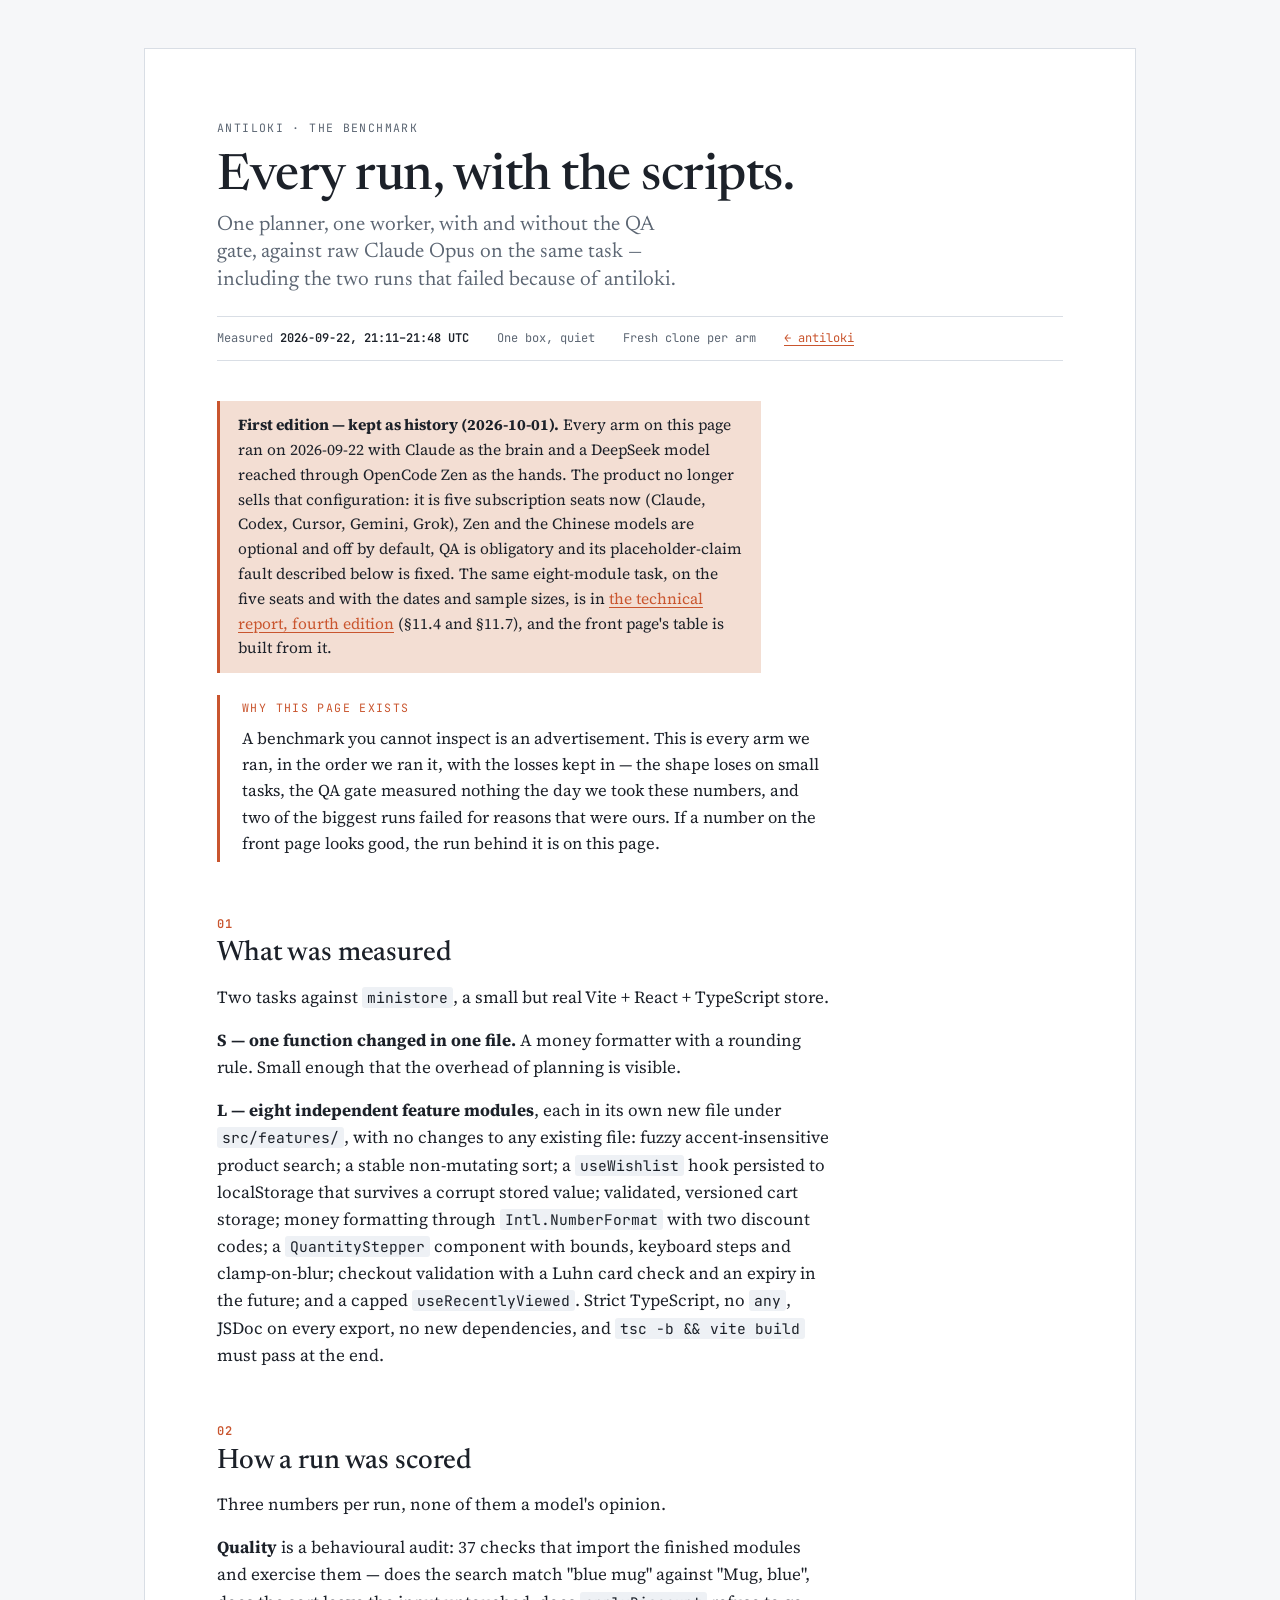
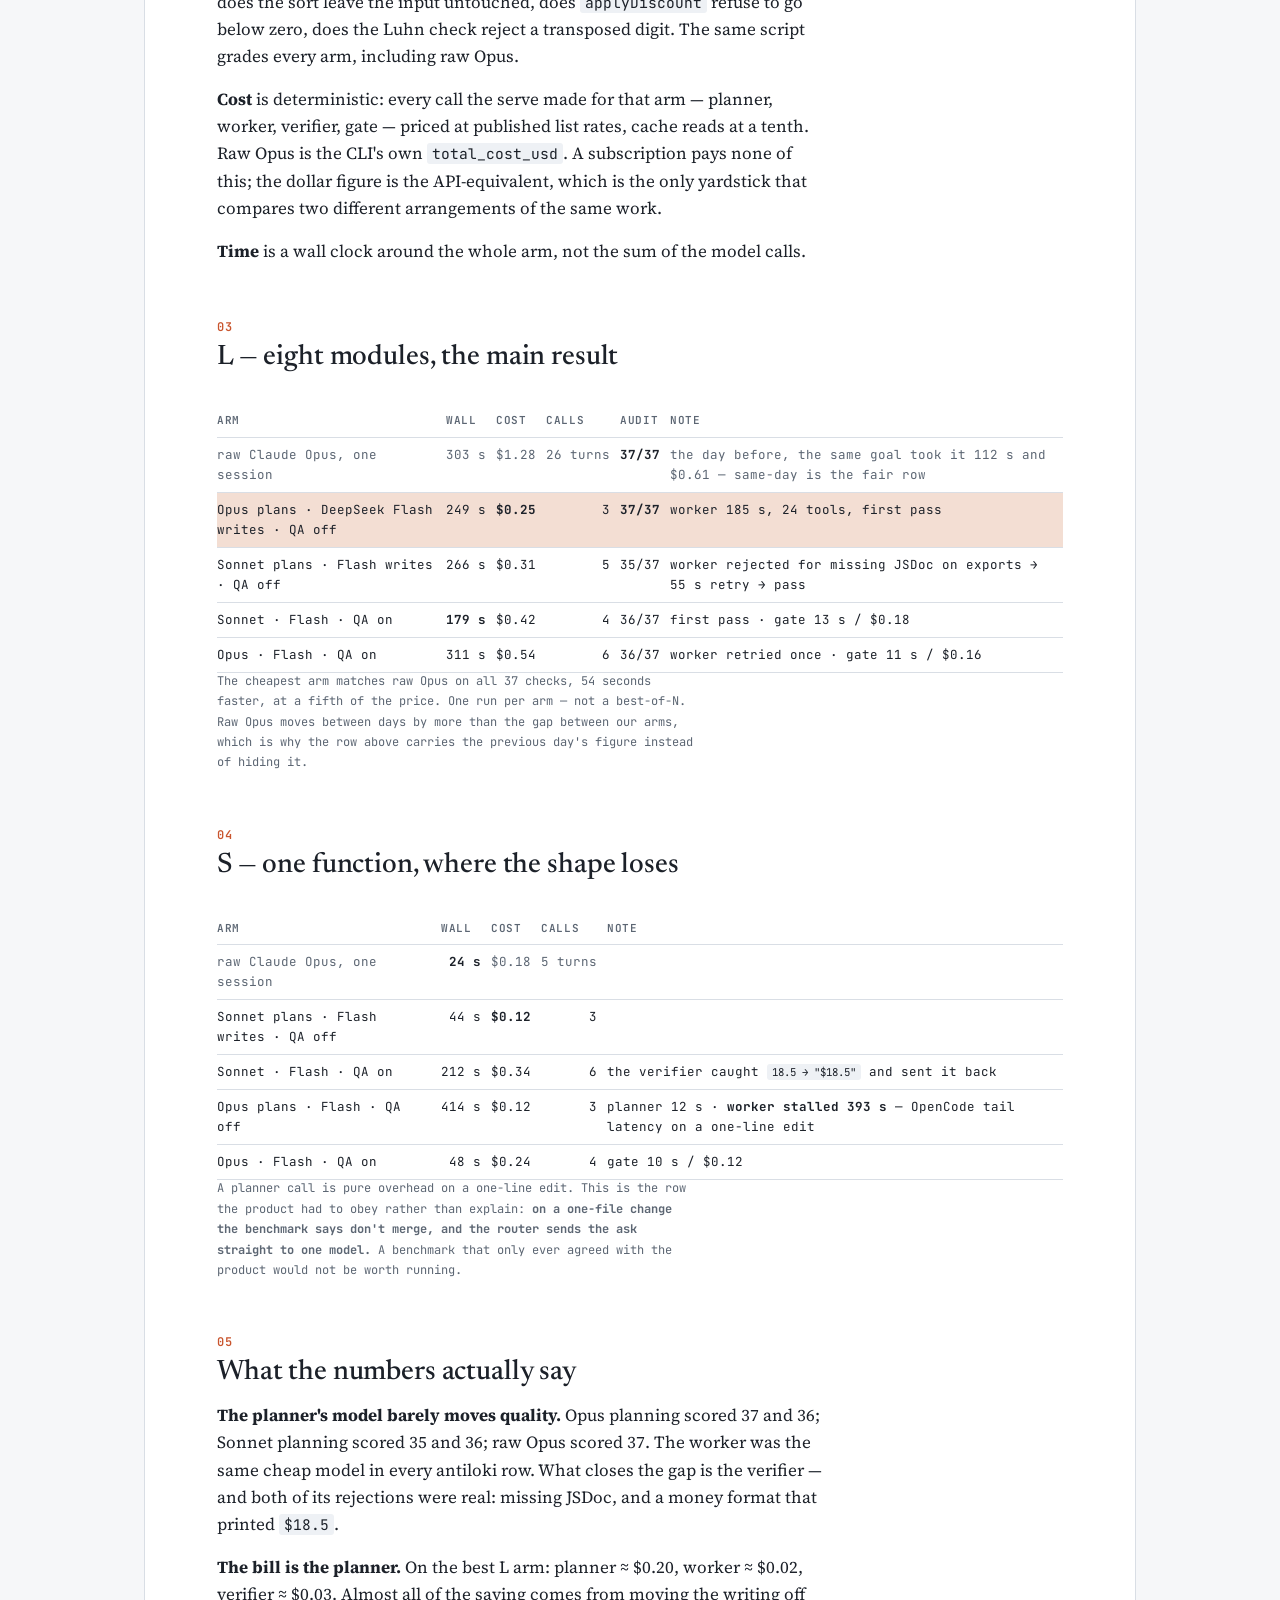
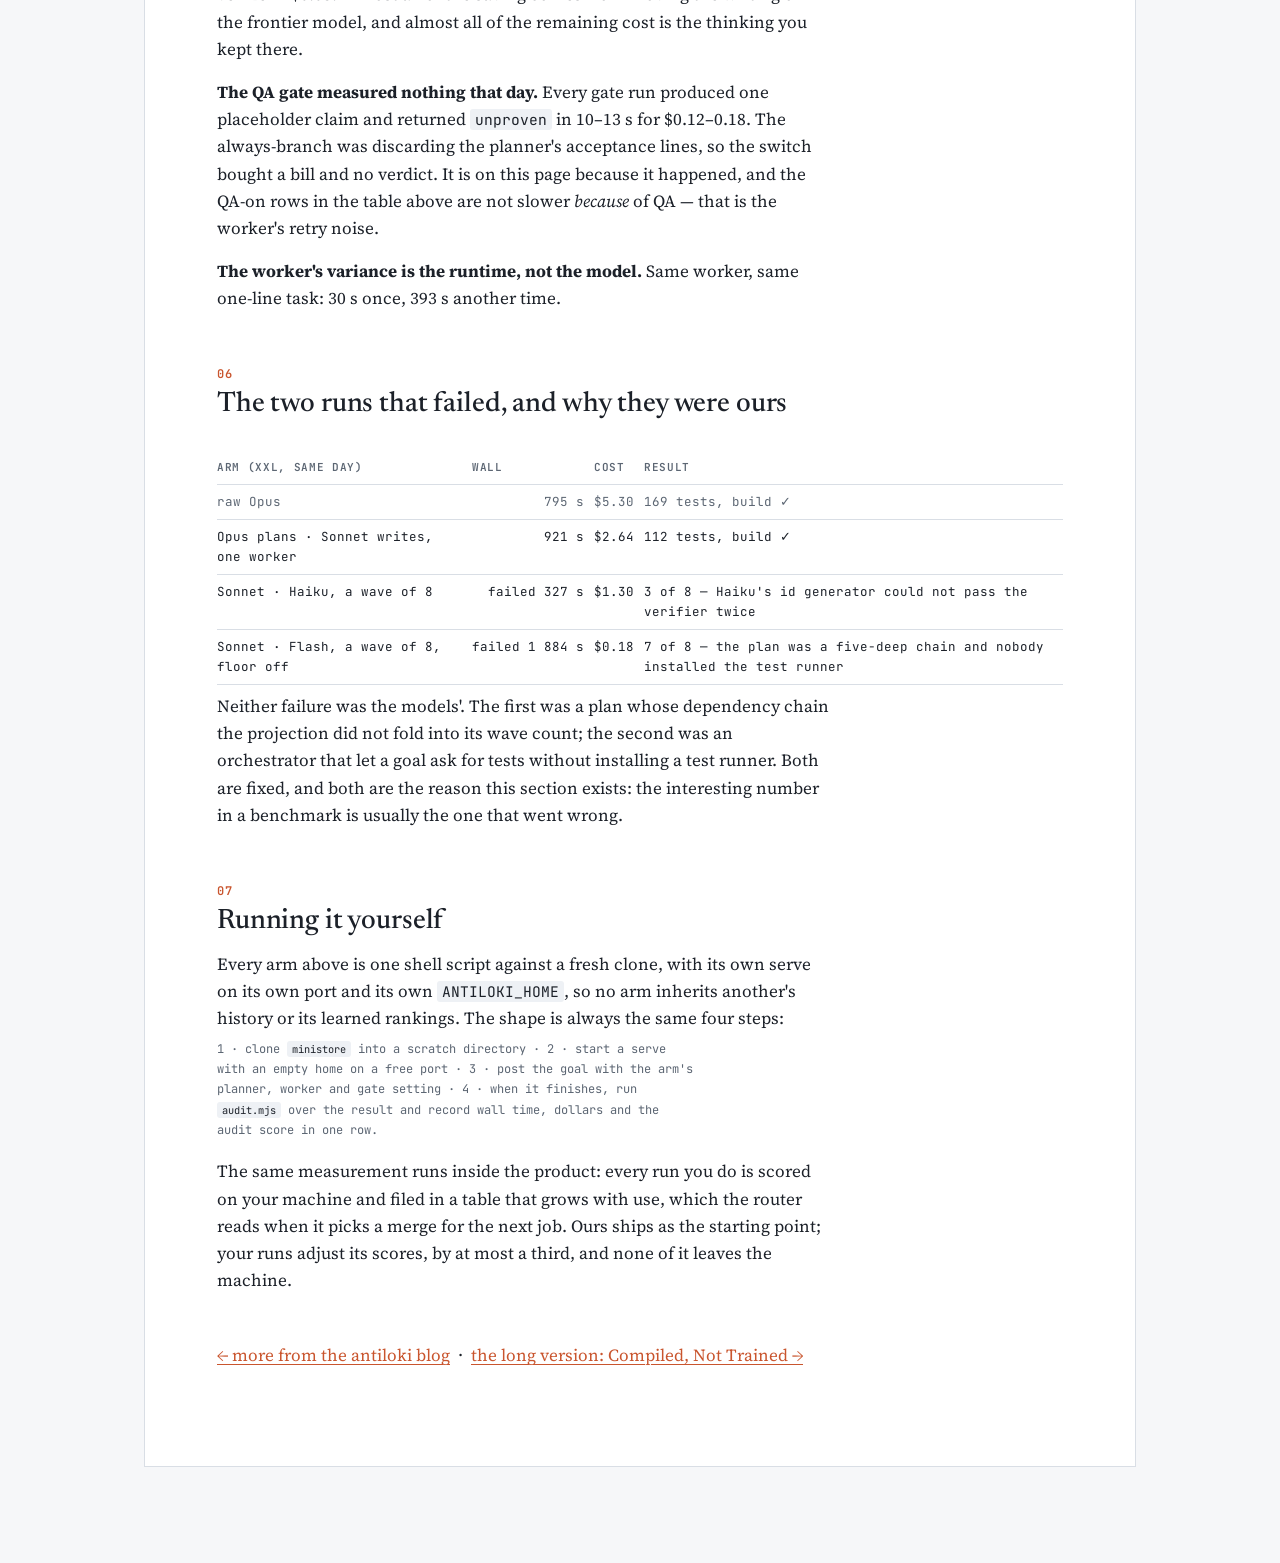
<file: blog/every-run.html>
<!doctype html>
<html lang="en"><head>
<meta charset="utf-8">
<meta name="viewport" content="width=device-width, initial-scale=1">
<meta name="description" content="Every run behind antiloki's numbers: one planner, one worker, with and without the QA gate, against raw Claude Opus on the same task — the wins, the losses, and the two runs that failed because of antiloki.">
<link rel="icon" href="data:image/svg+xml,<svg xmlns=%22http://www.w3.org/2000/svg%22 viewBox=%220 0 16 16%22><text y=%2213%22 font-size=%2213%22>⚡</text></svg>">
<title>Every Run, With the Scripts — antiloki</title>
</head><body>
<link rel="stylesheet" href="https://fonts.googleapis.com/css2?family=Newsreader:opsz,wght@6..72,400;6..72,500;6..72,600&family=Source+Serif+4:opsz,wght@8..60,400;8..60,600&family=JetBrains+Mono:wght@400;600&display=swap">
<link rel="stylesheet" href="/blog/post.css">
<style>
  /* the tables are the whole point of this post, so they get a little more room than a prose page needs */
  .runs { width: 100%; border-collapse: collapse; font-family: var(--mono); font-size: 12.5px; margin: 18px 0 8px; }
  .runs th { text-align: left; font-weight: 600; color: var(--muted); border-bottom: 1px solid var(--line); padding: 7px 10px 7px 0; font-size: 11px; letter-spacing: .06em; text-transform: uppercase; }
  .runs td { padding: 7px 10px 7px 0; border-bottom: 1px solid var(--line); vertical-align: top; }
  .runs td.n { text-align: right; font-variant-numeric: tabular-nums; white-space: nowrap; }
  .runs tr.best td { background: var(--ember-soft); }
  .runs tr.raw td { color: var(--muted); }
  .runs b { color: var(--ink); }
  .note { font-family: var(--mono); font-size: 12px; color: var(--muted); line-height: 1.7; }
  .scrollx { overflow-x: auto; }
</style>
<div class="sheet"><article class="paper">

  <span class="eyebrow">antiloki · the benchmark</span>
  <h1>Every run, with the scripts.</h1>
  <p class="sub">One planner, one worker, with and without the QA gate, against raw Claude Opus on the same task — including the two runs that failed because of antiloki.</p>

  <div class="byline">
    <span>Measured <b>2026-09-22, 21:11–21:48 UTC</b></span>
    <span>One box, quiet</span>
    <span>Fresh clone per arm</span>
    <span><a href="/">← antiloki</a></span>
  </div>

  <div class="callout"><p><b>First edition — kept as history (2026-10-01).</b> Every arm on this page ran on 2026-09-22 with Claude as the brain and a DeepSeek model reached through OpenCode Zen as the hands. The product no longer sells that configuration: it is five subscription seats now (Claude, Codex, Cursor, Gemini, Grok), Zen and the Chinese models are optional and off by default, QA is obligatory and its placeholder-claim fault described below is fixed. The same eight-module task, on the five seats and with the dates and sample sizes, is in <a href="/paper.html">the technical report, fourth edition</a> (§11.4 and §11.7), and the front page's table is built from it.</p></div>

  <div class="abstract">
    <span class="eyebrow">why this page exists</span>
    <p>A benchmark you cannot inspect is an advertisement. This is every arm we ran, in the order we ran it, with
      the losses kept in — the shape loses on small tasks, the QA gate measured nothing the day we took these
      numbers, and two of the biggest runs failed for reasons that were ours. If a number on the front page looks
      good, the run behind it is on this page.</p>
  </div>

  <h2><span class="n">01</span>What was measured</h2>
  <p>Two tasks against <code>ministore</code>, a small but real Vite + React + TypeScript store.</p>
  <p><b>S — one function changed in one file.</b> A money formatter with a rounding rule. Small enough that the
    overhead of planning is visible.</p>
  <p><b>L — eight independent feature modules</b>, each in its own new file under <code>src/features/</code>, with
    no changes to any existing file: fuzzy accent-insensitive product search; a stable non-mutating sort;
    a <code>useWishlist</code> hook persisted to localStorage that survives a corrupt stored value; validated,
    versioned cart storage; money formatting through <code>Intl.NumberFormat</code> with two discount codes;
    a <code>QuantityStepper</code> component with bounds, keyboard steps and clamp-on-blur; checkout validation
    with a Luhn card check and an expiry in the future; and a capped <code>useRecentlyViewed</code>. Strict
    TypeScript, no <code>any</code>, JSDoc on every export, no new dependencies, and
    <code>tsc -b &amp;&amp; vite build</code> must pass at the end.</p>

  <h2><span class="n">02</span>How a run was scored</h2>
  <p>Three numbers per run, none of them a model's opinion.</p>
  <p><b>Quality</b> is a behavioural audit: 37 checks that import the finished modules and exercise them —
    does the search match "blue mug" against "Mug, blue", does the sort leave the input untouched, does
    <code>applyDiscount</code> refuse to go below zero, does the Luhn check reject a transposed digit. The same
    script grades every arm, including raw Opus.</p>
  <p><b>Cost</b> is deterministic: every call the serve made for that arm — planner, worker, verifier, gate —
    priced at published list rates, cache reads at a tenth. Raw Opus is the CLI's own
    <code>total_cost_usd</code>. A subscription pays none of this; the dollar figure is the API-equivalent, which
    is the only yardstick that compares two different arrangements of the same work.</p>
  <p><b>Time</b> is a wall clock around the whole arm, not the sum of the model calls.</p>

  <h2><span class="n">03</span>L — eight modules, the main result</h2>
  <div class="scrollx"><table class="runs">
    <thead><tr><th>arm</th><th class="n">wall</th><th class="n">cost</th><th class="n">calls</th><th class="n">audit</th><th>note</th></tr></thead>
    <tbody>
      <tr class="raw"><td>raw Claude Opus, one session</td><td class="n">303 s</td><td class="n">$1.28</td><td class="n">26 turns</td><td class="n"><b>37/37</b></td><td>the day before, the same goal took it 112 s and $0.61 — same-day is the fair row</td></tr>
      <tr class="best"><td>Opus plans · DeepSeek Flash writes · QA off</td><td class="n">249 s</td><td class="n"><b>$0.25</b></td><td class="n">3</td><td class="n"><b>37/37</b></td><td>worker 185 s, 24 tools, first pass</td></tr>
      <tr><td>Sonnet plans · Flash writes · QA off</td><td class="n">266 s</td><td class="n">$0.31</td><td class="n">5</td><td class="n">35/37</td><td>worker rejected for missing JSDoc on exports → 55 s retry → pass</td></tr>
      <tr><td>Sonnet · Flash · QA on</td><td class="n"><b>179 s</b></td><td class="n">$0.42</td><td class="n">4</td><td class="n">36/37</td><td>first pass · gate 13 s / $0.18</td></tr>
      <tr><td>Opus · Flash · QA on</td><td class="n">311 s</td><td class="n">$0.54</td><td class="n">6</td><td class="n">36/37</td><td>worker retried once · gate 11 s / $0.16</td></tr>
    </tbody>
  </table></div>
  <p class="note">The cheapest arm matches raw Opus on all 37 checks, 54 seconds faster, at a fifth of the price.
    One run per arm — not a best-of-N. Raw Opus moves between days by more than the gap between our arms, which is
    why the row above carries the previous day's figure instead of hiding it.</p>

  <h2><span class="n">04</span>S — one function, where the shape loses</h2>
  <div class="scrollx"><table class="runs">
    <thead><tr><th>arm</th><th class="n">wall</th><th class="n">cost</th><th class="n">calls</th><th>note</th></tr></thead>
    <tbody>
      <tr class="raw"><td>raw Claude Opus, one session</td><td class="n"><b>24 s</b></td><td class="n">$0.18</td><td class="n">5 turns</td><td></td></tr>
      <tr><td>Sonnet plans · Flash writes · QA off</td><td class="n">44 s</td><td class="n"><b>$0.12</b></td><td class="n">3</td><td></td></tr>
      <tr><td>Sonnet · Flash · QA on</td><td class="n">212 s</td><td class="n">$0.34</td><td class="n">6</td><td>the verifier caught <code>18.5 → "$18.5"</code> and sent it back</td></tr>
      <tr><td>Opus plans · Flash · QA off</td><td class="n">414 s</td><td class="n">$0.12</td><td class="n">3</td><td>planner 12 s · <b>worker stalled 393 s</b> — OpenCode tail latency on a one-line edit</td></tr>
      <tr><td>Opus · Flash · QA on</td><td class="n">48 s</td><td class="n">$0.24</td><td class="n">4</td><td>gate 10 s / $0.12</td></tr>
    </tbody>
  </table></div>
  <p class="note">A planner call is pure overhead on a one-line edit. This is the row the product had to obey rather
    than explain: <b>on a one-file change the benchmark says don't merge, and the router sends the ask straight to
    one model.</b> A benchmark that only ever agreed with the product would not be worth running.</p>

  <h2><span class="n">05</span>What the numbers actually say</h2>
  <p><b>The planner's model barely moves quality.</b> Opus planning scored 37 and 36; Sonnet planning scored 35 and
    36; raw Opus scored 37. The worker was the same cheap model in every antiloki row. What closes the gap is the
    verifier — and both of its rejections were real: missing JSDoc, and a money format that printed
    <code>$18.5</code>.</p>
  <p><b>The bill is the planner.</b> On the best L arm: planner ≈ $0.20, worker ≈ $0.02, verifier ≈ $0.03. Almost
    all of the saving comes from moving the writing off the frontier model, and almost all of the remaining cost is
    the thinking you kept there.</p>
  <p><b>The QA gate measured nothing that day.</b> Every gate run produced one placeholder claim and returned
    <code>unproven</code> in 10–13 s for $0.12–0.18. The always-branch was discarding the planner's acceptance
    lines, so the switch bought a bill and no verdict. It is on this page because it happened, and the QA-on rows
    in the table above are not slower <em>because</em> of QA — that is the worker's retry noise.</p>
  <p><b>The worker's variance is the runtime, not the model.</b> Same worker, same one-line task: 30 s once, 393 s
    another time.</p>

  <h2><span class="n">06</span>The two runs that failed, and why they were ours</h2>
  <div class="scrollx"><table class="runs">
    <thead><tr><th>arm (XXL, same day)</th><th class="n">wall</th><th class="n">cost</th><th>result</th></tr></thead>
    <tbody>
      <tr class="raw"><td>raw Opus</td><td class="n">795 s</td><td class="n">$5.30</td><td>169 tests, build ✓</td></tr>
      <tr><td>Opus plans · Sonnet writes, one worker</td><td class="n">921 s</td><td class="n">$2.64</td><td>112 tests, build ✓</td></tr>
      <tr><td>Sonnet · Haiku, a wave of 8</td><td class="n">failed 327 s</td><td class="n">$1.30</td><td>3 of 8 — Haiku's id generator could not pass the verifier twice</td></tr>
      <tr><td>Sonnet · Flash, a wave of 8, floor off</td><td class="n">failed 1 884 s</td><td class="n">$0.18</td><td>7 of 8 — the plan was a five-deep chain and nobody installed the test runner</td></tr>
    </tbody>
  </table></div>
  <p>Neither failure was the models'. The first was a plan whose dependency chain the projection did not fold into
    its wave count; the second was an orchestrator that let a goal ask for tests without installing a test runner.
    Both are fixed, and both are the reason this section exists: the interesting number in a benchmark is usually
    the one that went wrong.</p>

  <h2><span class="n">07</span>Running it yourself</h2>
  <p>Every arm above is one shell script against a fresh clone, with its own serve on its own port and its own
    <code>ANTILOKI_HOME</code>, so no arm inherits another's history or its learned rankings. The shape is always
    the same four steps:</p>
  <p class="note">1 · clone <code>ministore</code> into a scratch directory · 2 · start a serve with an empty home
    on a free port · 3 · post the goal with the arm's planner, worker and gate setting · 4 · when it finishes, run
    <code>audit.mjs</code> over the result and record wall time, dollars and the audit score in one row.</p>
  <p>The same measurement runs inside the product: every run you do is scored on your machine and filed in a table
    that grows with use, which the router reads when it picks a merge for the next job. Ours ships as the
    starting point; your runs adjust its scores, by at most a third, and none of it leaves the machine.</p>

  <p style="margin-top:48px"><a href="/blog/">← more from the antiloki blog</a> &nbsp;·&nbsp; <a href="/paper.html">the long version: Compiled, Not Trained →</a></p>

</article></div>
</body></html>
</file>
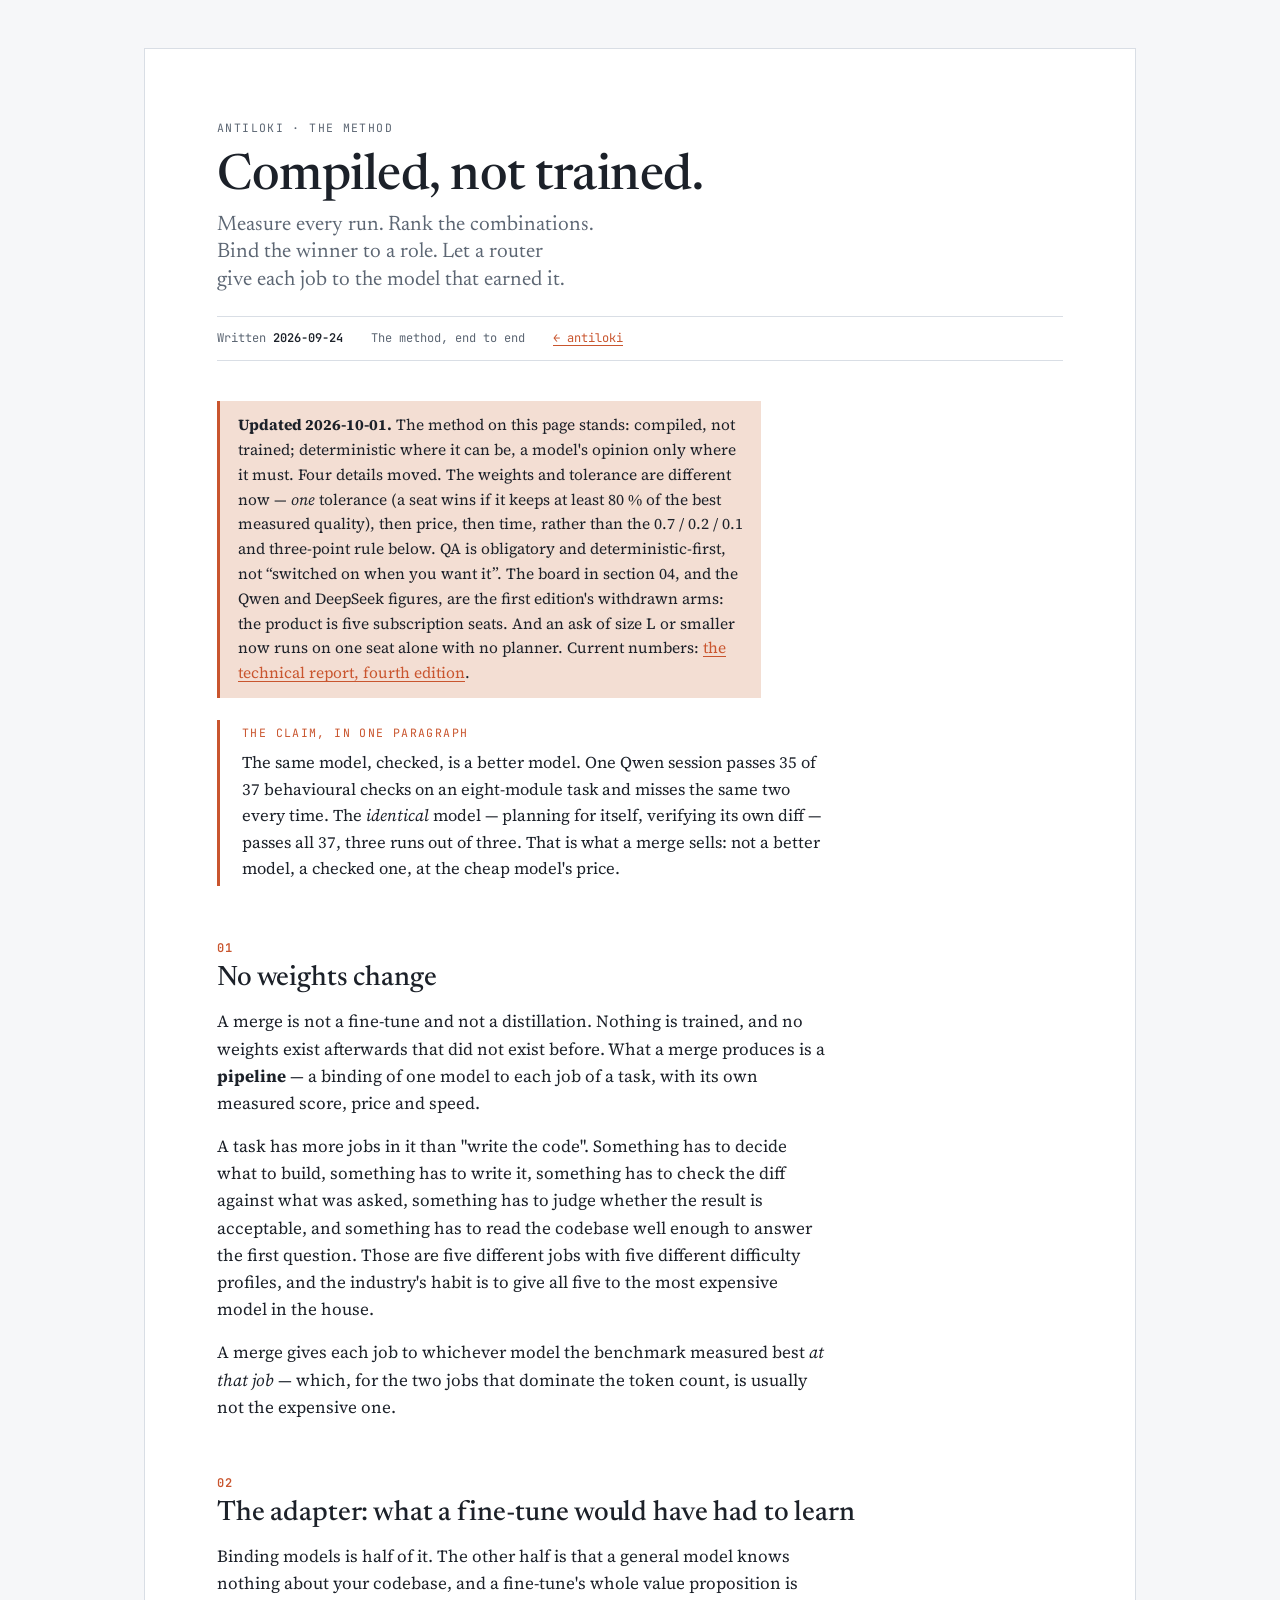
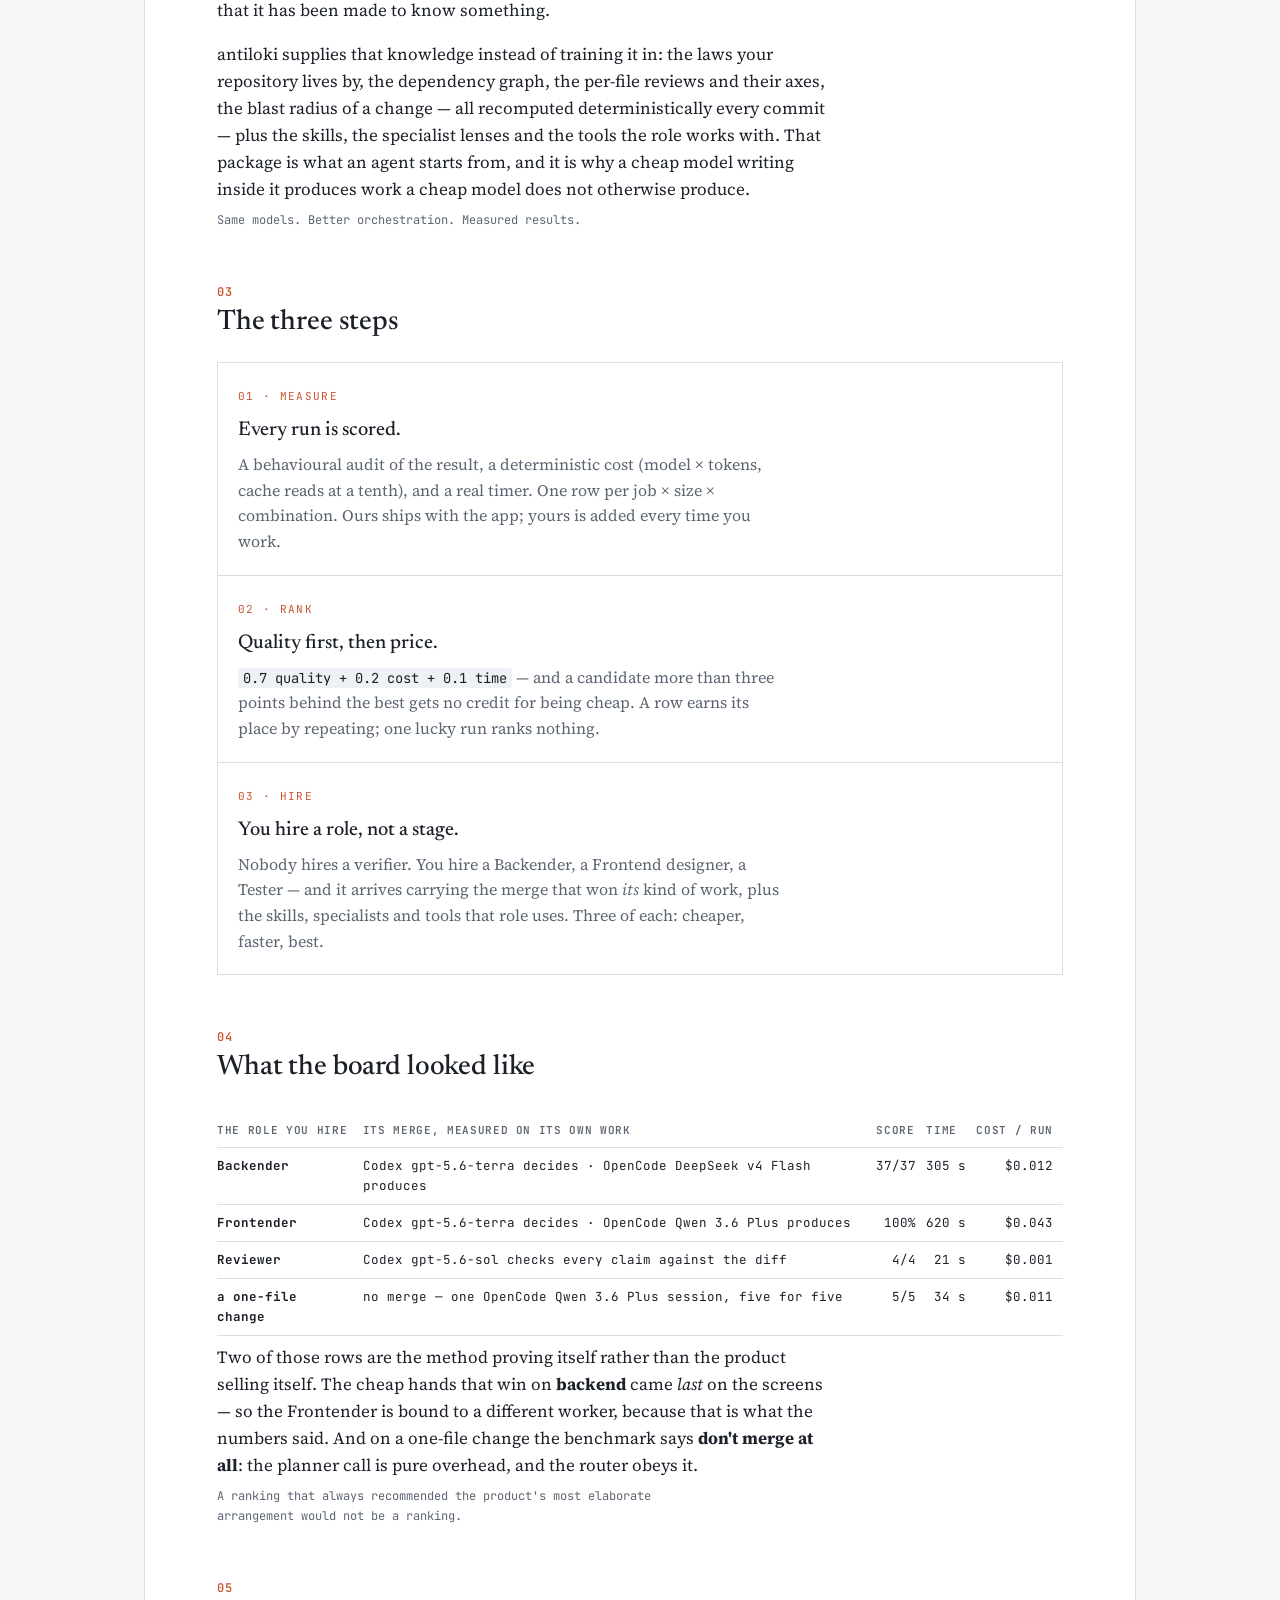
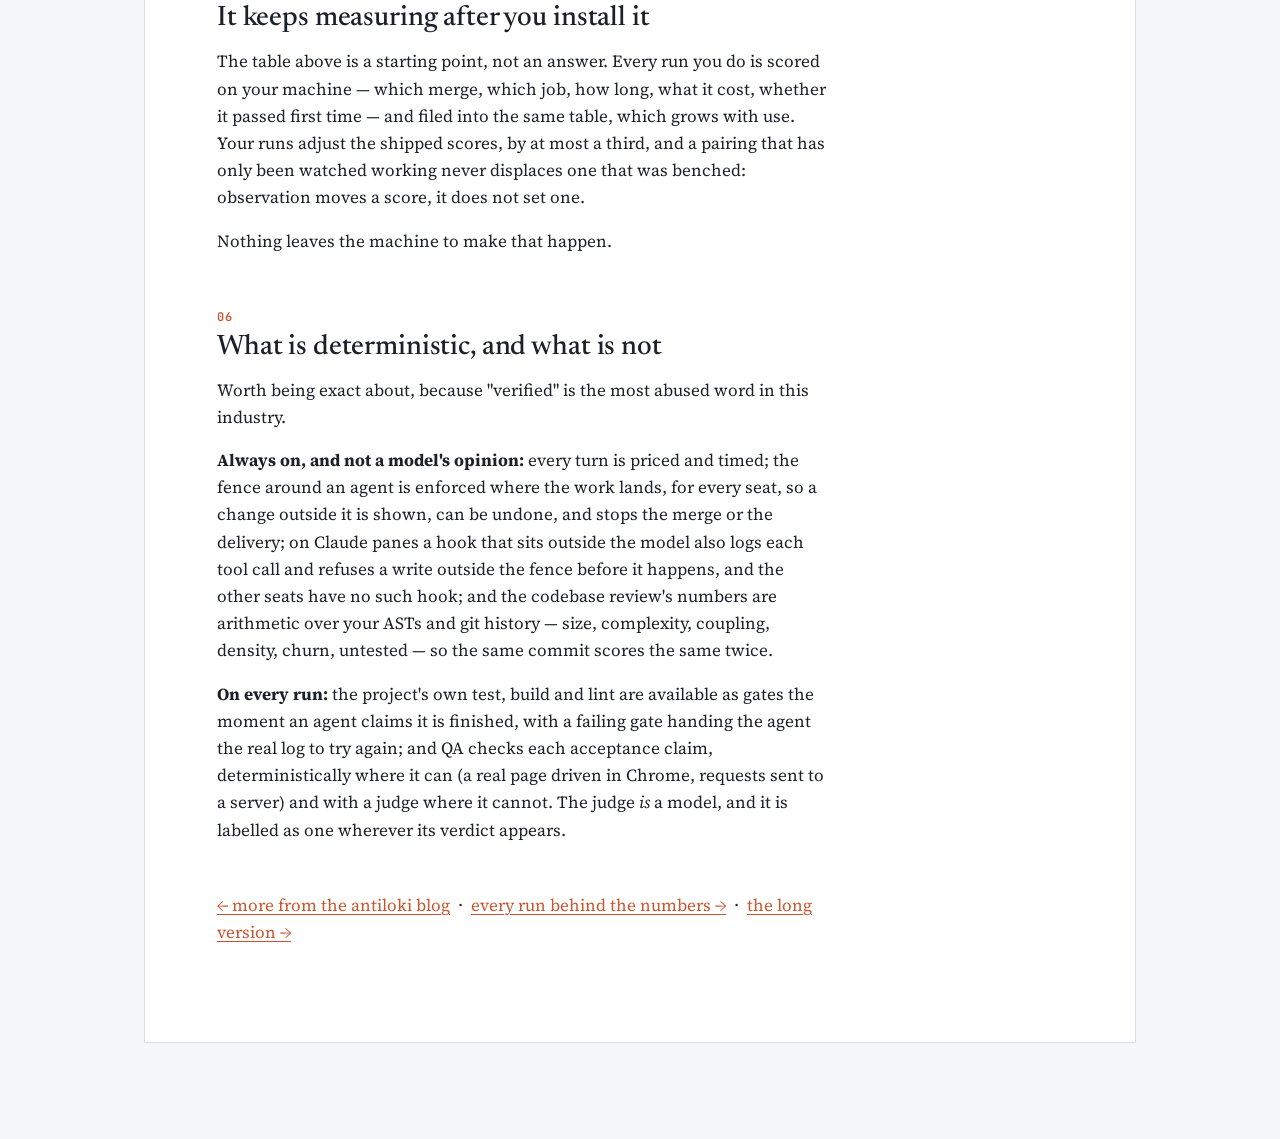
<file: blog/how-a-merge-is-made.html>
<!doctype html>
<html lang="en"><head>
<meta charset="utf-8">
<meta name="viewport" content="width=device-width, initial-scale=1">
<meta name="description" content="How antiloki works: measure every run, rank the combinations, bind the winner to a role, and let a router give each job to the model that earned it. Nothing is trained; what is produced is a pipeline with its own score, price and speed.">
<link rel="icon" href="data:image/svg+xml,<svg xmlns=%22http://www.w3.org/2000/svg%22 viewBox=%220 0 16 16%22><text y=%2213%22 font-size=%2213%22>⚡</text></svg>">
<title>How a Merge Is Made — antiloki</title>
</head><body>
<link rel="stylesheet" href="https://fonts.googleapis.com/css2?family=Newsreader:opsz,wght@6..72,400;6..72,500;6..72,600&family=Source+Serif+4:opsz,wght@8..60,400;8..60,600&family=JetBrains+Mono:wght@400;600&display=swap">
<link rel="stylesheet" href="/blog/post.css">
<style>
  .board2 { width: 100%; border-collapse: collapse; font-family: var(--mono); font-size: 12.5px; margin: 18px 0 8px; }
  .board2 th { text-align: left; font-weight: 600; color: var(--muted); border-bottom: 1px solid var(--line); padding: 7px 10px 7px 0; font-size: 11px; letter-spacing: .06em; text-transform: uppercase; }
  .board2 td { padding: 8px 10px 8px 0; border-bottom: 1px solid var(--line); vertical-align: top; }
  .board2 td.n { text-align: right; font-variant-numeric: tabular-nums; white-space: nowrap; }
  .board2 b { color: var(--ink); }
  .note { font-family: var(--mono); font-size: 12px; color: var(--muted); line-height: 1.7; }
  .scrollx { overflow-x: auto; }
  .steps { display: grid; gap: 1px; background: var(--line); border: 1px solid var(--line); margin: 24px 0 8px; }
  .steps > div { background: var(--paper); padding: 18px 20px 20px; }
  .steps i { font-family: var(--mono); font-style: normal; font-size: 11px; letter-spacing: .12em; text-transform: uppercase; color: var(--ember); }
  .steps h3 { font-family: var(--display); font-weight: 500; font-size: 20px; margin: 6px 0 6px; }
  .steps p { margin: 0; font-size: 16px; color: var(--muted); }
</style>
<div class="sheet"><article class="paper">

  <span class="eyebrow">antiloki · the method</span>
  <h1>Compiled, not trained.</h1>
  <p class="sub">Measure every run. Rank the combinations. Bind the winner to a role. Let a router give each job to the model that earned it.</p>

  <div class="byline">
    <span>Written <b>2026-09-24</b></span>
    <span>The method, end to end</span>
    <span><a href="/">← antiloki</a></span>
  </div>

  <div class="callout"><p><b>Updated 2026-10-01.</b> The method on this page stands: compiled, not trained; deterministic where it can be, a model's opinion only where it must. Four details moved. The weights and tolerance are different now — <em>one</em> tolerance (a seat wins if it keeps at least 80 % of the best measured quality), then price, then time, rather than the 0.7 / 0.2 / 0.1 and three-point rule below. QA is obligatory and deterministic-first, not &ldquo;switched on when you want it&rdquo;. The board in section 04, and the Qwen and DeepSeek figures, are the first edition's withdrawn arms: the product is five subscription seats. And an ask of size L or smaller now runs on one seat alone with no planner. Current numbers: <a href="/paper.html">the technical report, fourth edition</a>.</p></div>

  <div class="abstract">
    <span class="eyebrow">the claim, in one paragraph</span>
    <p>The same model, checked, is a better model. One Qwen session passes 35 of 37 behavioural checks on an
      eight-module task and misses the same two every time. The <em>identical</em> model — planning for itself,
      verifying its own diff — passes all 37, three runs out of three. That is what a merge sells: not a better
      model, a checked one, at the cheap model's price.</p>
  </div>

  <h2><span class="n">01</span>No weights change</h2>
  <p>A merge is not a fine-tune and not a distillation. Nothing is trained, and no weights exist afterwards that did
    not exist before. What a merge produces is a <b>pipeline</b> — a binding of one model to each job of a task, with
    its own measured score, price and speed.</p>
  <p>A task has more jobs in it than "write the code". Something has to decide what to build, something has to write
    it, something has to check the diff against what was asked, something has to judge whether the result is
    acceptable, and something has to read the codebase well enough to answer the first question. Those are five
    different jobs with five different difficulty profiles, and the industry's habit is to give all five to the most
    expensive model in the house.</p>
  <p>A merge gives each job to whichever model the benchmark measured best <em>at that job</em> — which, for the two
    jobs that dominate the token count, is usually not the expensive one.</p>

  <h2><span class="n">02</span>The adapter: what a fine-tune would have had to learn</h2>
  <p>Binding models is half of it. The other half is that a general model knows nothing about your codebase, and a
    fine-tune's whole value proposition is that it has been made to know something.</p>
  <p>antiloki supplies that knowledge instead of training it in: the laws your repository lives by, the dependency
    graph, the per-file reviews and their axes, the blast radius of a change — all recomputed deterministically every
    commit — plus the skills, the specialist lenses and the tools the role works with. That package is what an agent
    starts from, and it is why a cheap model writing inside it produces work a cheap model does not otherwise
    produce.</p>
  <p class="note">Same models. Better orchestration. Measured results.</p>

  <h2><span class="n">03</span>The three steps</h2>
  <div class="steps">
    <div>
      <i>01 · measure</i>
      <h3>Every run is scored.</h3>
      <p>A behavioural audit of the result, a deterministic cost (model × tokens, cache reads at a tenth), and a real
        timer. One row per job × size × combination. Ours ships with the app; yours is added every time you work.</p>
    </div>
    <div>
      <i>02 · rank</i>
      <h3>Quality first, then price.</h3>
      <p><code>0.7 quality + 0.2 cost + 0.1 time</code> — and a candidate more than three points behind the best gets
        no credit for being cheap. A row earns its place by repeating; one lucky run ranks nothing.</p>
    </div>
    <div>
      <i>03 · hire</i>
      <h3>You hire a role, not a stage.</h3>
      <p>Nobody hires a verifier. You hire a Backender, a Frontend designer, a Tester — and it arrives carrying the
        merge that won <em>its</em> kind of work, plus the skills, specialists and tools that role uses. Three of
        each: cheaper, faster, best.</p>
    </div>
  </div>

  <h2><span class="n">04</span>What the board looked like</h2>
  <div class="scrollx"><table class="board2">
    <thead><tr><th>the role you hire</th><th>its merge, measured on its own work</th><th class="n">score</th><th class="n">time</th><th class="n">cost / run</th></tr></thead>
    <tbody>
      <tr><td><b>Backender</b></td><td>Codex gpt-5.6-terra decides · OpenCode DeepSeek v4 Flash produces</td><td class="n">37/37</td><td class="n">305 s</td><td class="n">$0.012</td></tr>
      <tr><td><b>Frontender</b></td><td>Codex gpt-5.6-terra decides · OpenCode Qwen 3.6 Plus produces</td><td class="n">100%</td><td class="n">620 s</td><td class="n">$0.043</td></tr>
      <tr><td><b>Reviewer</b></td><td>Codex gpt-5.6-sol checks every claim against the diff</td><td class="n">4/4</td><td class="n">21 s</td><td class="n">$0.001</td></tr>
      <tr><td><b>a one-file change</b></td><td>no merge — one OpenCode Qwen 3.6 Plus session, five for five</td><td class="n">5/5</td><td class="n">34 s</td><td class="n">$0.011</td></tr>
    </tbody>
  </table></div>
  <p>Two of those rows are the method proving itself rather than the product selling itself. The cheap hands that win
    on <b>backend</b> came <em>last</em> on the screens — so the Frontender is bound to a different worker, because
    that is what the numbers said. And on a one-file change the benchmark says <b>don't merge at all</b>: the planner
    call is pure overhead, and the router obeys it.</p>
  <p class="note">A ranking that always recommended the product's most elaborate arrangement would not be a ranking.</p>

  <h2><span class="n">05</span>It keeps measuring after you install it</h2>
  <p>The table above is a starting point, not an answer. Every run you do is scored on your machine — which merge,
    which job, how long, what it cost, whether it passed first time — and filed into the same table, which grows with
    use. Your runs adjust the shipped scores, by at most a third, and a pairing that has only been watched working never
    displaces one that was benched: observation moves a score, it does not set one.</p>
  <p>Nothing leaves the machine to make that happen.</p>

  <h2><span class="n">06</span>What is deterministic, and what is not</h2>
  <p>Worth being exact about, because "verified" is the most abused word in this industry.</p>
  <p><b>Always on, and not a model's opinion:</b> every turn is priced and timed; the fence around an agent is enforced
    where the work lands, for every seat, so a change outside it is shown, can be undone, and stops the merge or the
    delivery; on Claude panes a hook that sits outside the model also logs each tool call and refuses a write outside
    the fence before it happens, and the other seats have no such hook; and the codebase
    review's numbers are arithmetic over your ASTs and git history — size, complexity, coupling, density, churn,
    untested — so the same commit scores the same twice.</p>
  <p><b>On every run:</b> the project's own test, build and lint are available as gates the moment an agent claims it
    is finished, with a failing gate handing the agent the real log to try again; and QA checks each acceptance claim,
    deterministically where it can (a real page driven in Chrome, requests sent to a server) and with a judge where it
    cannot. The judge <em>is</em> a model, and it is labelled as one wherever its verdict appears.</p>

  <p style="margin-top:48px"><a href="/blog/">← more from the antiloki blog</a> &nbsp;·&nbsp; <a href="/blog/every-run.html">every run behind the numbers →</a> &nbsp;·&nbsp; <a href="/paper.html">the long version →</a></p>

</article></div>
</body></html>
</file>
<file: blog/post.css>
/* THE POST STYLE — lifted verbatim from paper.html (2026-09-24) so the blog and the paper are one
   typographic world and neither drifts from the other. paper.html keeps its own inline copy; this file is
   what every new post links. Editing one and not the other is the failure mode to watch. */
:root {
    --ground: #f6f7f9; --paper: #ffffff; --ink: #1c2129; --muted: #5c6673; --faint: #9aa3ae; --line: #d9dee5; --tint: #eef1f5;
    --ember: #c9552e; --ember-soft: #f3ded3; --ok: #2f7d57; --bad: #b2402e;
    --serif: "Source Serif 4", Georgia, "Times New Roman", serif; --display: "Newsreader", "Source Serif 4", Georgia, serif; --mono: "JetBrains Mono", ui-monospace, Menlo, Consolas, monospace;
  }
  @media (prefers-color-scheme: dark) { :root:not([data-theme="light"]) {
    --ground: #0f1215; --paper: #14181d; --ink: #e6e9ed; --muted: #a2abb6; --faint: #6b7480; --line: #2a3138; --tint: #1a1f25;
    --ember: #e07a52; --ember-soft: #3a2519; --ok: #6fbf95; --bad: #e0705a;
  } }
  :root[data-theme="dark"] {
    --ground: #0f1215; --paper: #14181d; --ink: #e6e9ed; --muted: #a2abb6; --faint: #6b7480; --line: #2a3138; --tint: #1a1f25;
    --ember: #e07a52; --ember-soft: #3a2519; --ok: #6fbf95; --bad: #e0705a;
  }
  * { box-sizing: border-box; }
  body { margin: 0; background: var(--ground); color: var(--ink); font-family: var(--serif); font-size: 17px; line-height: 1.6; font-variant-numeric: tabular-nums; }
  a { color: var(--ember); text-decoration-thickness: 1px; text-underline-offset: 3px; }
  a:focus-visible, button:focus-visible { outline: 2px solid var(--ember); outline-offset: 2px; }
  .sheet { max-width: 1040px; margin: 0 auto; padding: 48px 24px 96px; }
  .paper { background: var(--paper); border: 1px solid var(--line); padding: 64px 72px 80px; }
  @media (max-width: 720px) { .paper { padding: 36px 20px 56px; } .sheet { padding: 16px 8px 48px; } }
  .eyebrow { font-family: var(--mono); font-size: 11.5px; letter-spacing: .12em; text-transform: uppercase; color: var(--muted); }
  h1 { font-family: var(--display); font-weight: 500; font-size: clamp(34px, 4.4vw, 50px); line-height: 1.08; margin: 10px 0 8px; letter-spacing: -.01em; text-wrap: balance; max-width: 22ch; }
  .sub { font-family: var(--display); font-size: 21px; color: var(--muted); margin: 0 0 22px; max-width: 40ch; text-wrap: balance; line-height: 1.3; }
  .byline { display: flex; flex-wrap: wrap; gap: 18px 28px; font-family: var(--mono); font-size: 12px; color: var(--muted); border-top: 1px solid var(--line); border-bottom: 1px solid var(--line); padding: 12px 0; margin: 0 0 40px; }
  .byline b { color: var(--ink); font-weight: 600; }
  .abstract { border-left: 3px solid var(--ember); padding: 4px 0 4px 22px; margin: 0 0 40px; max-width: 68ch; }
  .abstract p { margin: 0; font-size: 16.5px; }
  .abstract .eyebrow { display: block; margin-bottom: 8px; color: var(--ember); }
  h2 { font-family: var(--display); font-weight: 500; font-size: 28px; line-height: 1.15; margin: 56px 0 14px; letter-spacing: -.005em; text-wrap: balance; }
  h2 .n { font-family: var(--mono); font-size: 12px; letter-spacing: .1em; color: var(--ember); display: block; margin-bottom: 6px; font-weight: 600; }
  h3 { font-family: var(--display); font-weight: 600; font-size: 19px; margin: 30px 0 8px; }
  p, li { max-width: 68ch; }
  p { margin: 0 0 16px; }
  ul, ol { padding-left: 22px; margin: 0 0 16px; }
  li { margin-bottom: 6px; }
  code, .k { font-family: var(--mono); font-size: 0.86em; background: var(--tint); padding: 1px 5px; border-radius: 3px; color: var(--ink); }
  pre { font-family: var(--mono); font-size: 13px; line-height: 1.55; background: var(--tint); border: 1px solid var(--line); padding: 14px 16px; overflow-x: auto; margin: 0 0 18px; max-width: 100%; }
  .formula { font-family: var(--mono); font-size: 14px; background: var(--tint); border: 1px solid var(--line); padding: 14px 18px; margin: 12px 0 18px; overflow-x: auto; white-space: pre; line-height: 1.7; }
  .tbl { overflow-x: auto; margin: 14px 0 22px; }
  table { border-collapse: collapse; width: 100%; font-size: 14px; }
  caption { text-align: left; font-family: var(--mono); font-size: 11.5px; letter-spacing: .06em; text-transform: uppercase; color: var(--muted); padding: 0 0 8px; caption-side: top; }
  th { text-align: left; font-family: var(--mono); font-size: 11.5px; letter-spacing: .05em; text-transform: uppercase; color: var(--muted); font-weight: 600; border-bottom: 1px solid var(--ink); padding: 6px 10px 8px 0; white-space: nowrap; }
  td { padding: 7px 10px 7px 0; border-bottom: 1px solid var(--line); vertical-align: top; }
  td.num, th.num { text-align: right; padding-right: 14px; }
  td.mono { font-family: var(--mono); font-size: 12.5px; }
  tr.lead td { font-weight: 600; }
  .win { color: var(--ok); font-weight: 600; }
  .lose { color: var(--bad); }
  .note { font-size: 14px; color: var(--muted); margin: -10px 0 18px; max-width: 68ch; }
  .defs { display: grid; grid-template-columns: max-content 1fr; gap: 8px 18px; margin: 0 0 20px; max-width: 68ch; font-size: 15.5px; }
  .defs dt { font-family: var(--mono); font-size: 12.5px; color: var(--ember); padding-top: 3px; white-space: nowrap; }
  .defs dd { margin: 0; }
  .fig { border: 1px solid var(--line); background: var(--tint); padding: 18px 20px; margin: 14px 0 22px; font-family: var(--mono); font-size: 12.5px; line-height: 1.7; overflow-x: auto; white-space: pre; color: var(--ink); }
  .fig b { color: var(--ember); font-weight: 600; }
  .flow { display: grid; grid-template-columns: repeat(3, 1fr); gap: 14px; margin: 16px 0 26px; }
  .flow > div { border: 1px solid var(--line); padding: 14px 16px; background: var(--paper); }
  .flow h4 { font-family: var(--mono); font-size: 11.5px; letter-spacing: .1em; text-transform: uppercase; color: var(--ember); margin: 0 0 6px; }
  .flow p { font-size: 14.5px; margin: 0; }
  @media (max-width: 720px) { .flow { grid-template-columns: 1fr; } }
  .refs { font-size: 14px; }
  .refs li { margin-bottom: 8px; }
  .refs .id { font-family: var(--mono); color: var(--ember); margin-right: 6px; }
  .hr { border: 0; border-top: 1px solid var(--line); margin: 48px 0; }
  .callout { background: var(--ember-soft); border-left: 3px solid var(--ember); padding: 12px 18px; margin: 18px 0 22px; max-width: 68ch; font-size: 15.5px; }
  .callout p { margin: 0; }
  @media (prefers-reduced-motion: no-preference) { .paper { animation: rise .5s ease both; } @keyframes rise { from { transform: translateY(6px); } to { transform: none; } } }
</file>
